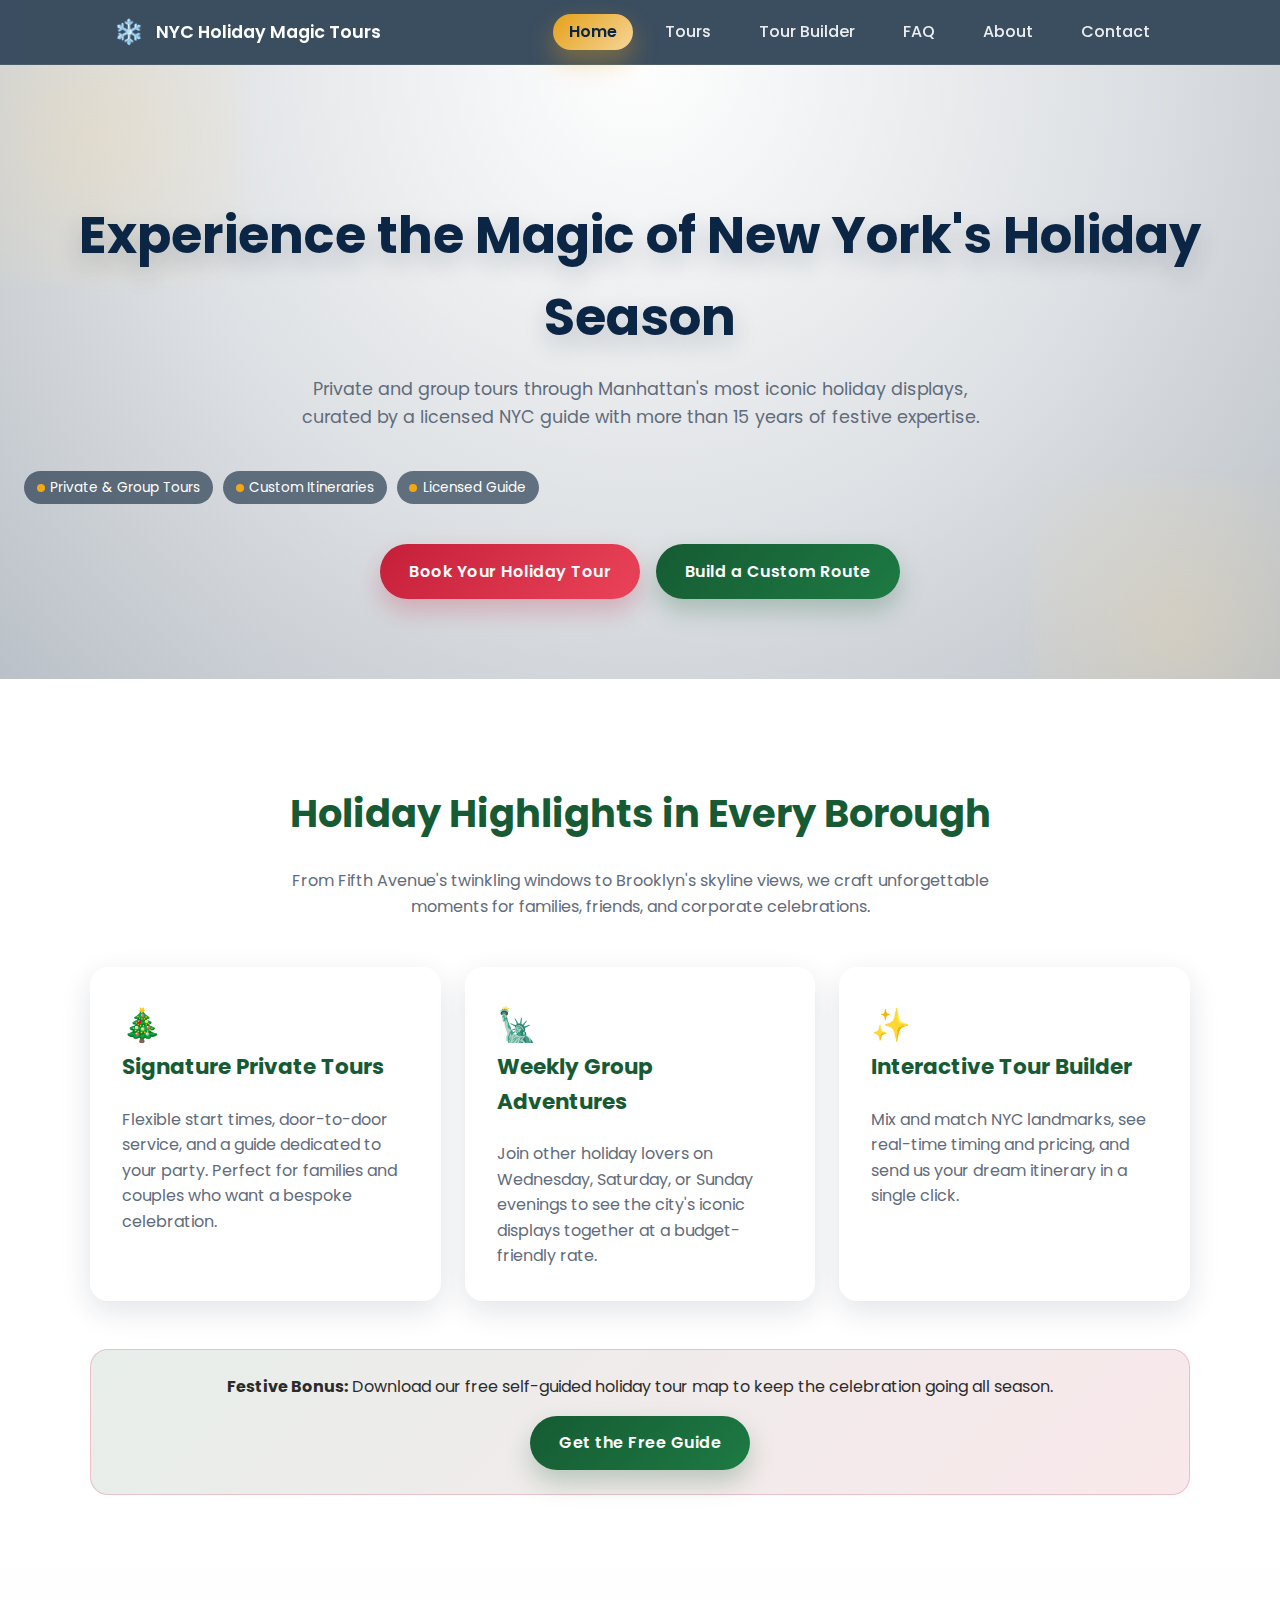
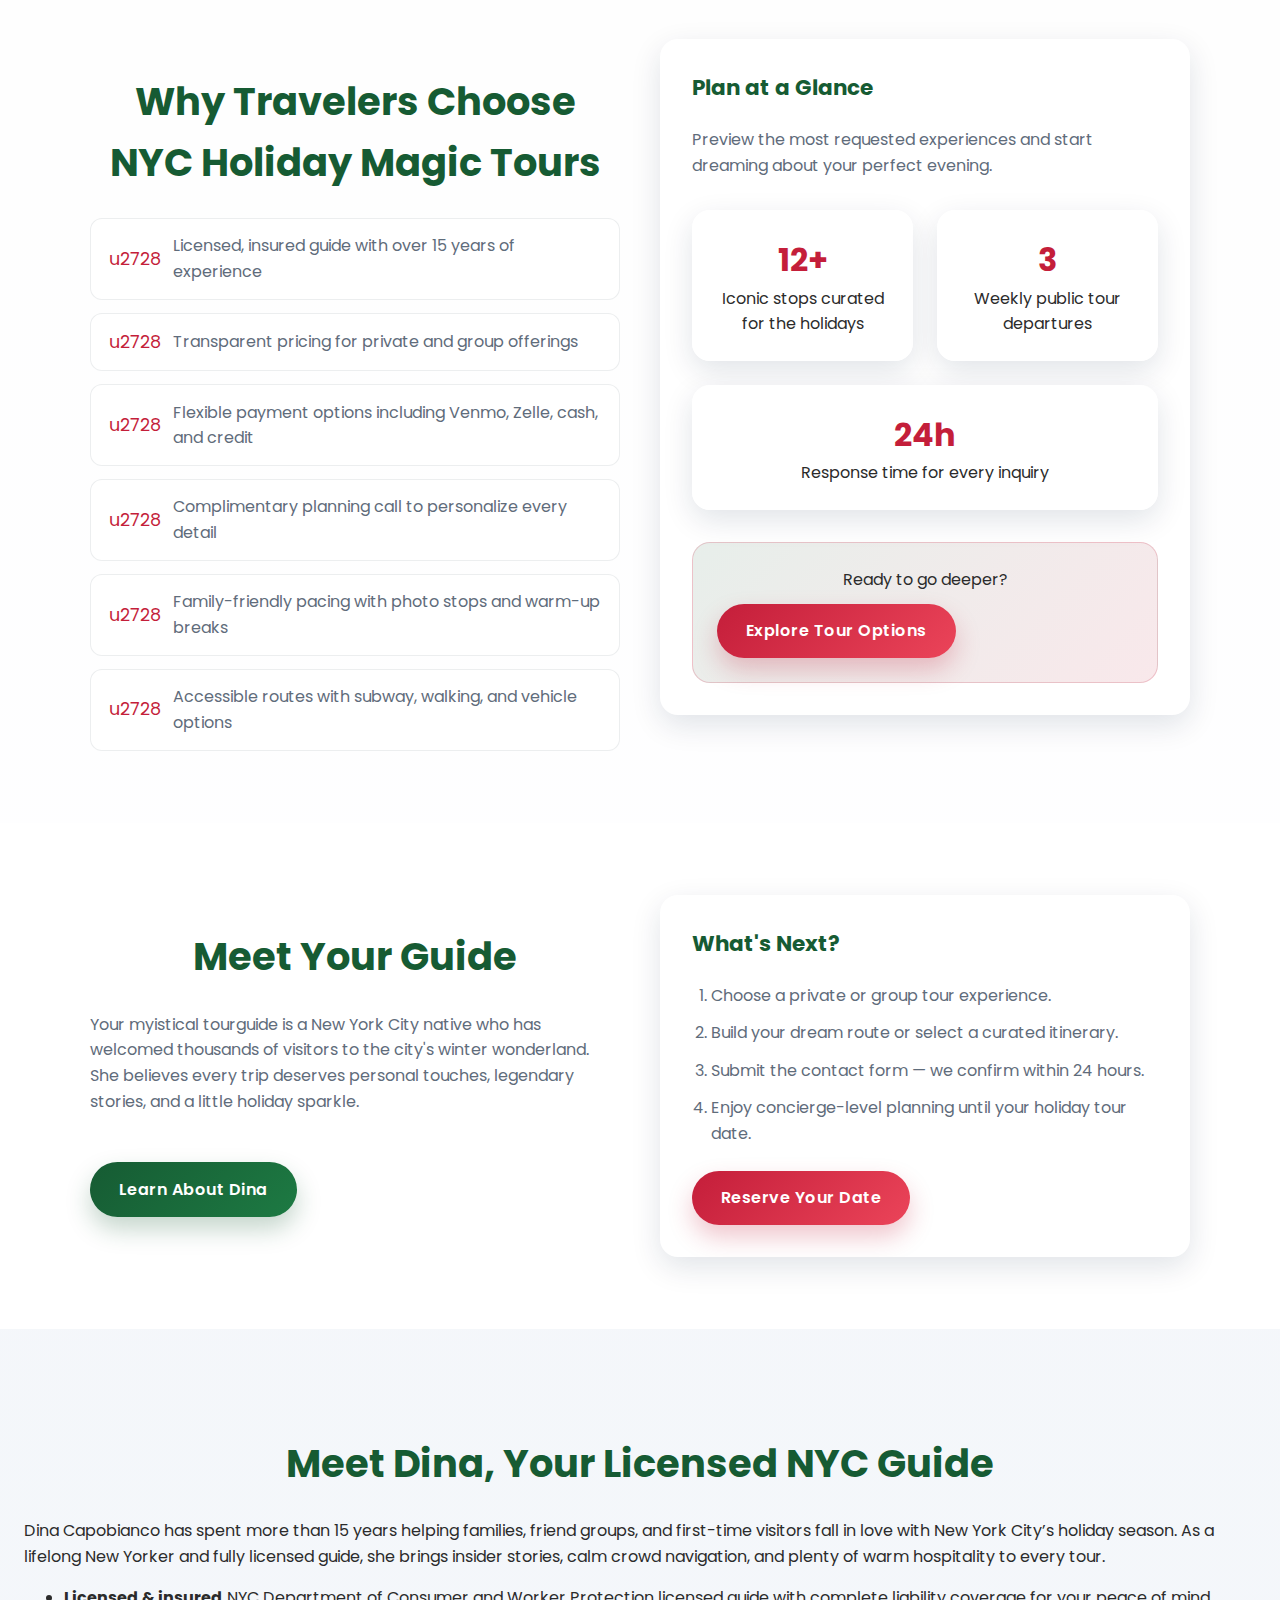
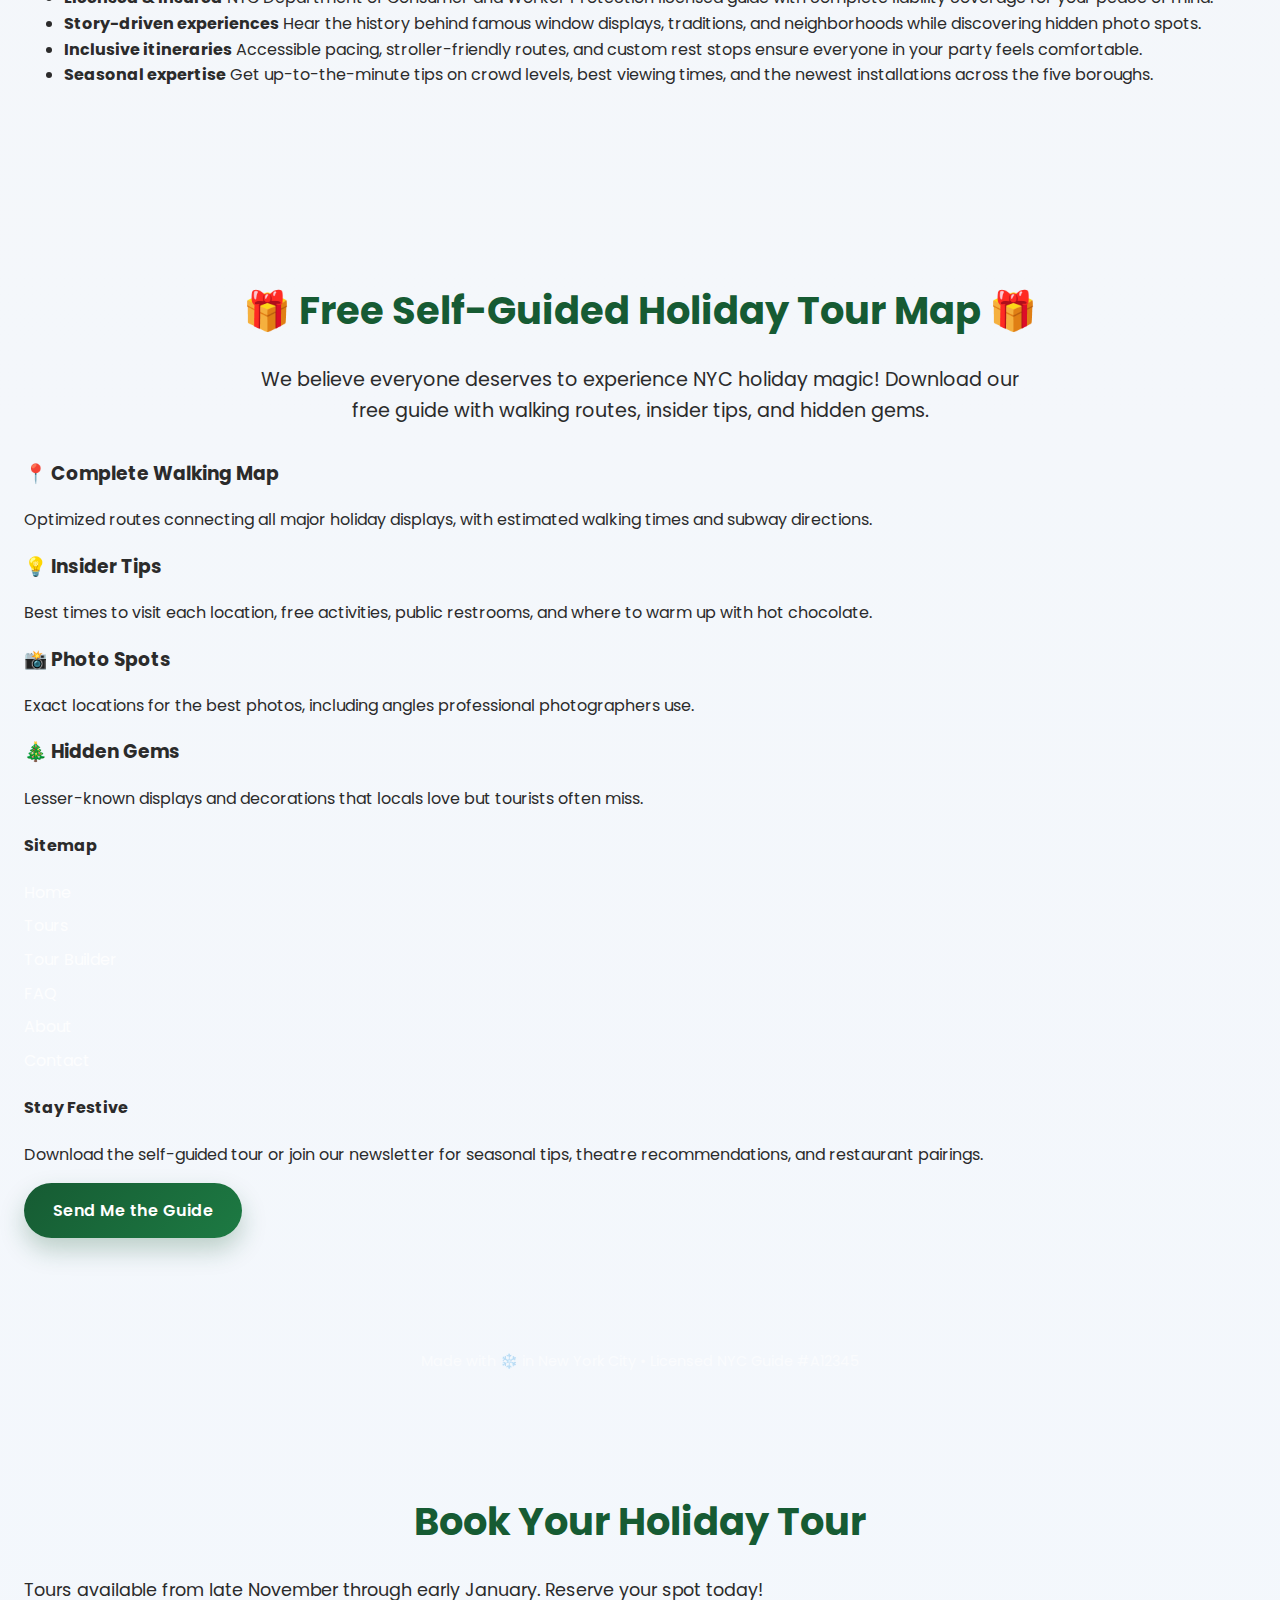
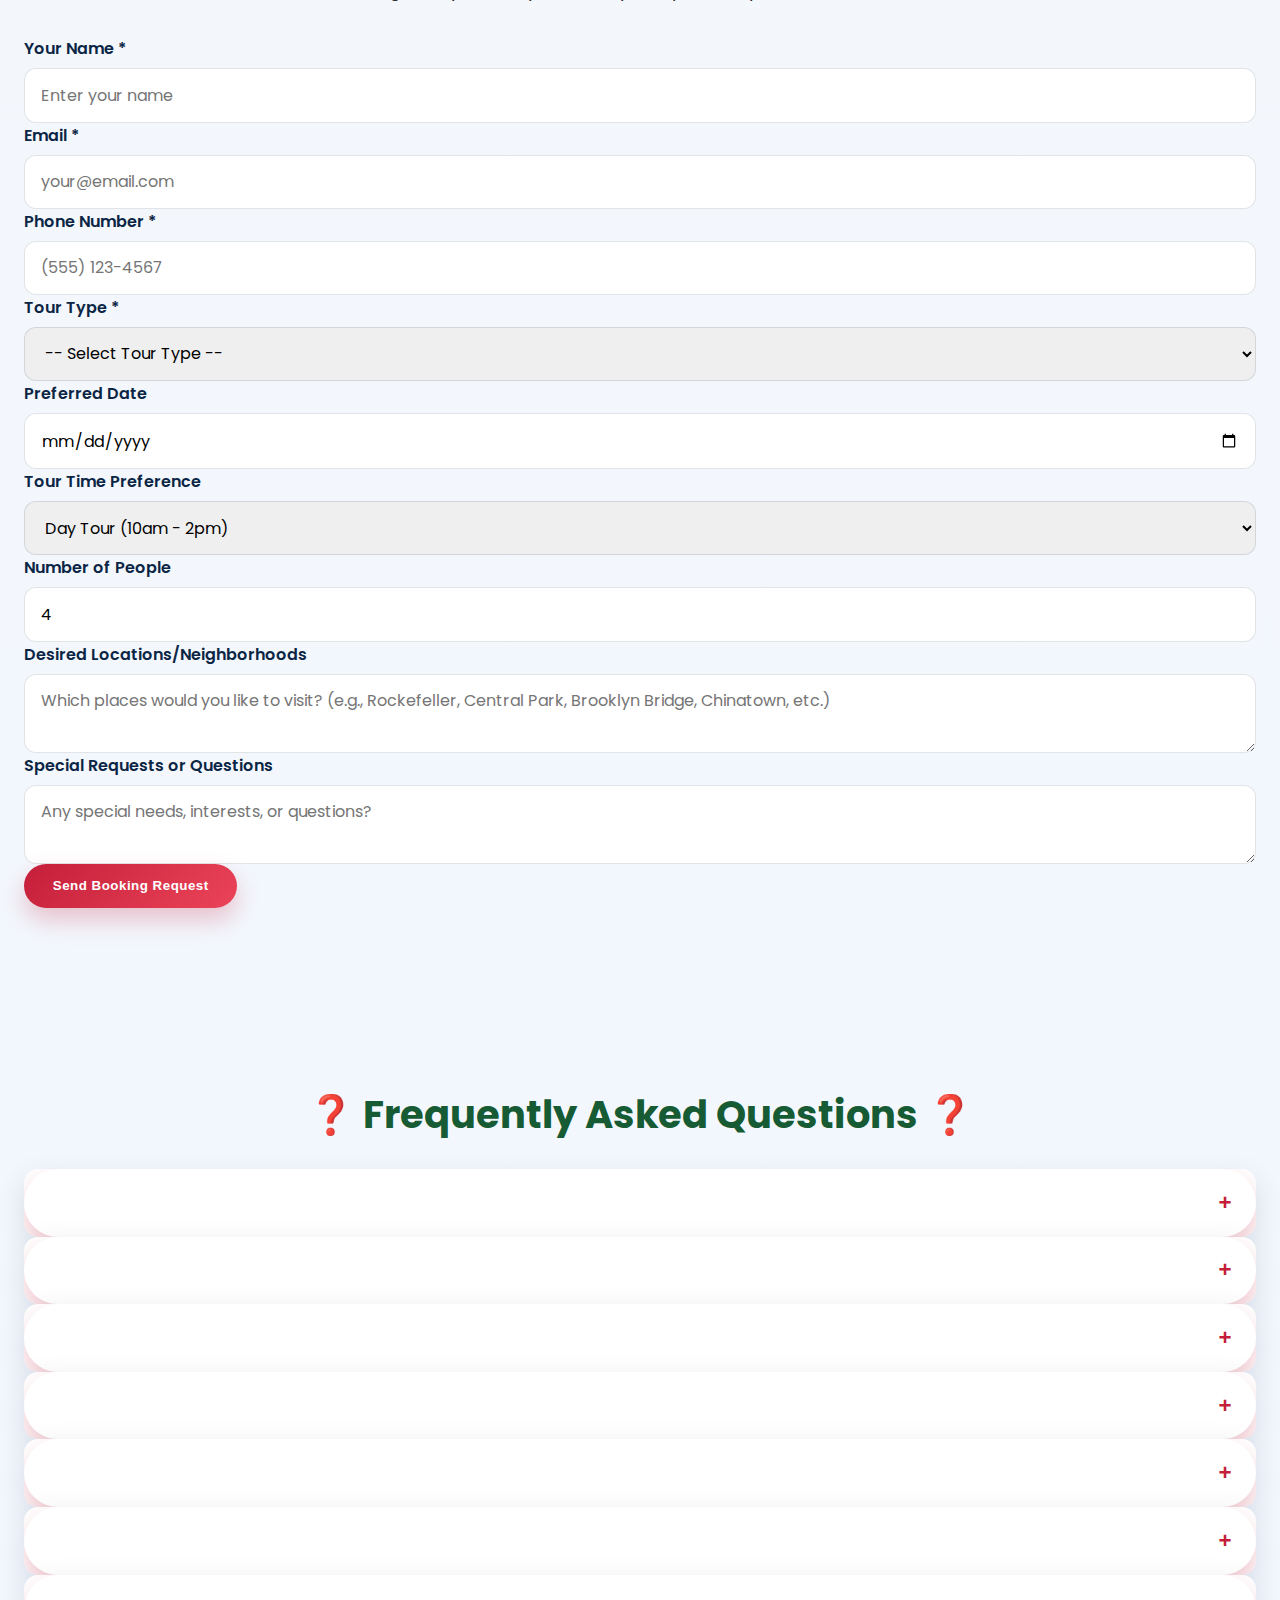
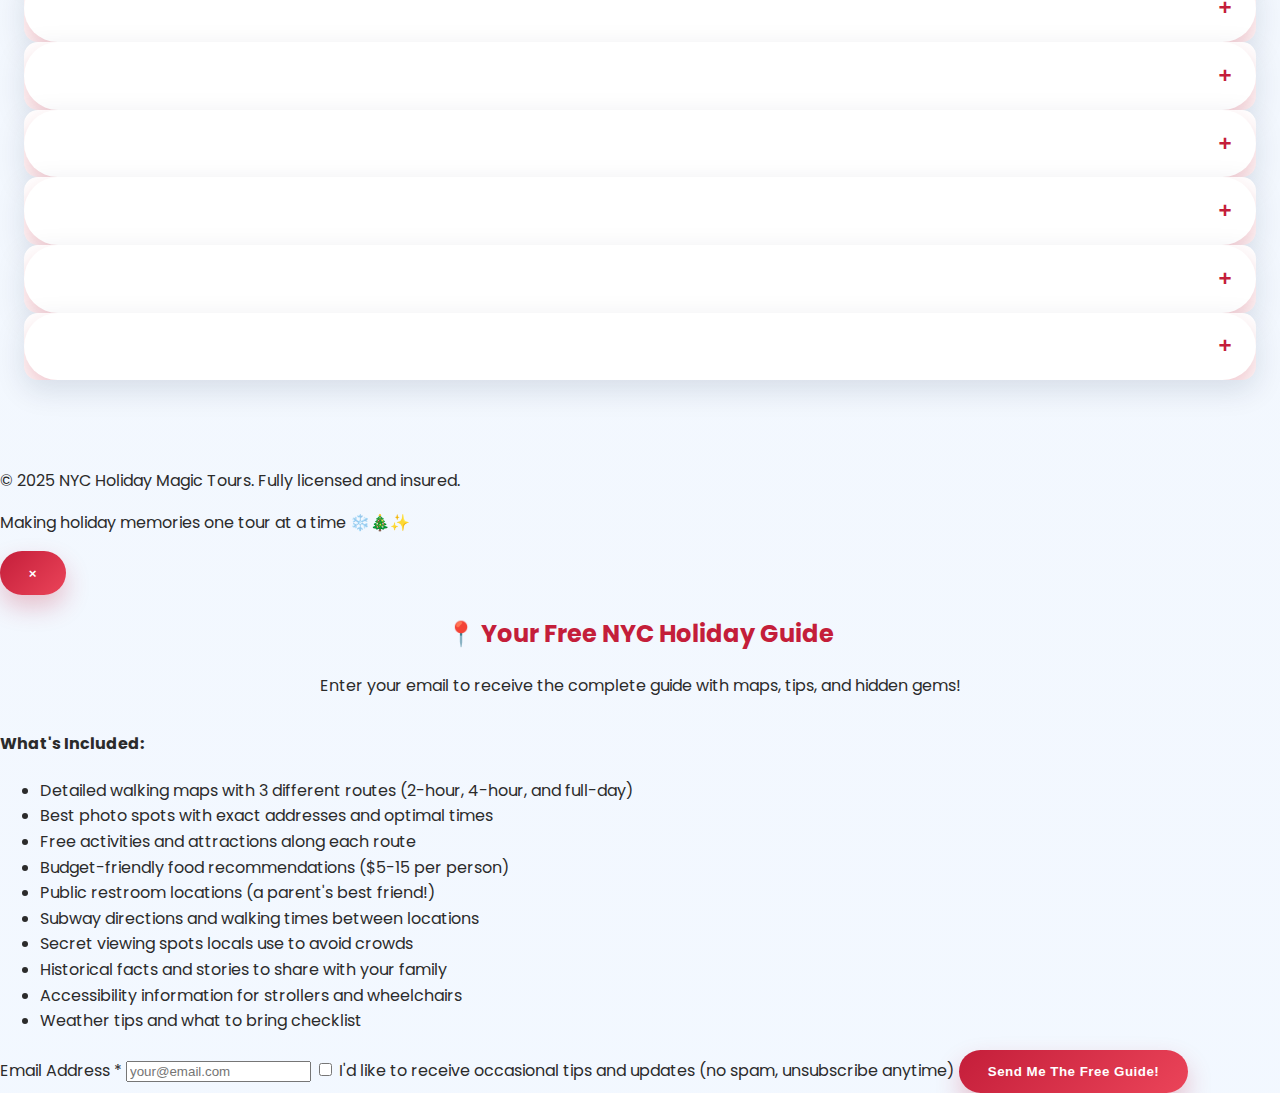
<file: index.html>
<!DOCTYPE html>
<html lang="en">
<head>
    <meta charset="UTF-8" />
    <meta name="viewport" content="width=device-width, initial-scale=1.0" />
    <title>NYC Holiday Magic Tours</title>
    <link rel="preconnect" href="https://fonts.googleapis.com" />
    <link rel="preconnect" href="https://fonts.gstatic.com" crossorigin />
    <link href="https://fonts.googleapis.com/css2?family=Poppins:wght@400;500;600;700&display=swap" rel="stylesheet" />
    <link rel="stylesheet" href="assets/css/main.css" />
    <script src="assets/js/site.js" defer></script>
</head>
<body>
    <header class="site-header">
        <div class="header-content">
            <a class="branding" href="index.html">
                <span class="snowflake" aria-hidden="true">❄️</span>
                <span>NYC Holiday Magic Tours</span>
            </a>
            <nav aria-label="Primary">
                <ul class="nav-links">
                    <li><a href="index.html">Home</a></li>
                    <li><a href="tours.html">Tours</a></li>
                    <li><a href="tour-builder.html">Tour Builder</a></li>
                    <li><a href="faq.html">FAQ</a></li>
                    <li><a href="about.html">About</a></li>
                    <li><a href="contact.html">Contact</a></li>
                </ul>
            </nav>
        </div>
    </header>

    <main>
        <section class="hero">
            <h1>Experience the Magic of New York&apos;s Holiday Season</h1>
            <p>Private and group tours through Manhattan&apos;s most iconic holiday displays, curated by a licensed NYC guide with more than 15 years of festive expertise.</p>
            <div class="badge-row" role="list">
                <span class="badge" role="listitem"><span class="dot" aria-hidden="true"></span> Private &amp; Group Tours</span>
                <span class="badge" role="listitem"><span class="dot" aria-hidden="true"></span> Custom Itineraries</span>
                <span class="badge" role="listitem"><span class="dot" aria-hidden="true"></span> Licensed Guide</span>
            </div>
            <div class="hero-actions">
                <a class="button" href="contact.html">Book Your Holiday Tour</a>
                <a class="button secondary" href="tour-builder.html">Build a Custom Route</a>
            </div>
        </section>

        <section class="section light">
            <div class="container">
                <h2>Holiday Highlights in Every Borough</h2>
                <p class="section-intro">From Fifth Avenue&apos;s twinkling windows to Brooklyn&apos;s skyline views, we craft unforgettable moments for families, friends, and corporate celebrations.</p>
                <div class="grid three">
                    <article class="card">
                        <span class="card-icon" aria-hidden="true">🎄</span>
                        <h3>Signature Private Tours</h3>
                        <p>Flexible start times, door-to-door service, and a guide dedicated to your party. Perfect for families and couples who want a bespoke celebration.</p>
                    </article>
                    <article class="card">
                        <span class="card-icon" aria-hidden="true">🗽</span>
                        <h3>Weekly Group Adventures</h3>
                        <p>Join other holiday lovers on Wednesday, Saturday, or Sunday evenings to see the city&apos;s iconic displays together at a budget-friendly rate.</p>
                    </article>
                    <article class="card">
                        <span class="card-icon" aria-hidden="true">✨</span>
                        <h3>Interactive Tour Builder</h3>
                        <p>Mix and match NYC landmarks, see real-time timing and pricing, and send us your dream itinerary in a single click.</p>
                    </article>
                </div>
                <div class="highlight-banner">
                    <strong>Festive Bonus:</strong> Download our free self-guided holiday tour map to keep the celebration going all season.
                    <div class="button-group">
                        <a class="button secondary" href="#guideModal" data-open-guide-modal>Get the Free Guide</a>
                    </div>
                </div>
            </div>
        </section>

        <section class="section alt">
            <div class="container two-column">
                <div>
                    <h2>Why Travelers Choose NYC Holiday Magic Tours</h2>
                    <ul class="feature-list" aria-label="Features">
                        <li>Licensed, insured guide with over 15 years of experience</li>
                        <li>Transparent pricing for private and group offerings</li>
                        <li>Flexible payment options including Venmo, Zelle, cash, and credit</li>
                        <li>Complimentary planning call to personalize every detail</li>
                        <li>Family-friendly pacing with photo stops and warm-up breaks</li>
                        <li>Accessible routes with subway, walking, and vehicle options</li>
                    </ul>
                </div>
                <div>
                    <div class="card">
                        <h3>Plan at a Glance</h3>
                        <p>Preview the most requested experiences and start dreaming about your perfect evening.</p>
                        <div class="stats" role="list">
                            <div class="stat" role="listitem">
                                <span>12+</span>
                                Iconic stops curated for the holidays
                            </div>
                            <div class="stat" role="listitem">
                                <span>3</span>
                                Weekly public tour departures
                            </div>
                            <div class="stat" role="listitem">
                                <span>24h</span>
                                Response time for every inquiry
                            </div>
                        </div>
                        <div class="highlight-banner mt-2">
                            Ready to go deeper?
                            <div class="button-group mt-0-75 justify-start">
                                <a class="button" href="tours.html">Explore Tour Options</a>
                            </div>
                        </div>
                    </div>
                </div>
            </div>
        </section>

        <section class="section light">
            <div class="container two-column">
                <div>
                    <h2>Meet Your Guide</h2>
                    <p class="section-intro text-left">Your myistical tourguide is a New York City native who has welcomed thousands of visitors to the city&apos;s winter wonderland. She believes every trip deserves personal touches, legendary stories, and a little holiday sparkle.</p>
                    <a class="button secondary" href="about.html">Learn About Dina</a>
                </div>
                <div class="card">
                    <h3>What&apos;s Next?</h3>
                    <ol class="feature-steps">
                        <li>Choose a private or group tour experience.</li>
                        <li>Build your dream route or select a curated itinerary.</li>
                        <li>Submit the contact form &mdash; we confirm within 24 hours.</li>
                        <li>Enjoy concierge-level planning until your holiday tour date.</li>
                    </ol>
                    <div class="mt-1-5">
                        <a class="button" href="contact.html">Reserve Your Date</a>
                    </div>
                </div>
            </div>
        </section>
    </main>

    <section class="about-section" id="about" aria-labelledby="about-heading">
        <div class="section">
            <h2 id="about-heading">Meet Dina, Your Licensed NYC Guide</h2>
            <div class="about-content">
                <p class="about-intro">
                    Dina Capobianco has spent more than 15 years helping families, friend groups, and first-time visitors fall in love with New York City’s holiday season. As a lifelong New Yorker and fully licensed guide, she brings insider stories, calm crowd navigation, and plenty of warm hospitality to every tour.
                </p>
                <ul class="about-highlights">
                    <li>
                        <strong>Licensed &amp; insured</strong>
                        NYC Department of Consumer and Worker Protection licensed guide with complete liability coverage for your peace of mind.
                    </li>
                    <li>
                        <strong>Story-driven experiences</strong>
                        Hear the history behind famous window displays, traditions, and neighborhoods while discovering hidden photo spots.
                    </li>
                    <li>
                        <strong>Inclusive itineraries</strong>
                        Accessible pacing, stroller-friendly routes, and custom rest stops ensure everyone in your party feels comfortable.
                    </li>
                    <li>
                        <strong>Seasonal expertise</strong>
                        Get up-to-the-minute tips on crowd levels, best viewing times, and the newest installations across the five boroughs.
                    </li>
                </ul>
            </div>
        </div>
    </section>

    <section class="free-guide-section">
        <div class="section">
            <h2>🎁 Free Self-Guided Holiday Tour Map 🎁</h2>
            <p style="text-align: center; font-size: 1.2rem; margin-bottom: 2rem; max-width: 800px; margin-left: auto; margin-right: auto;">
                We believe everyone deserves to experience NYC holiday magic! Download our free guide with walking routes, insider tips, and hidden gems.
            </p>
            <div class="guide-cards">
                <div class="guide-card">
                    <h3>📍 Complete Walking Map</h3>
                    <p>Optimized routes connecting all major holiday displays, with estimated walking times and subway directions.</p>
                </div>
                <div class="guide-card">
                    <h3>💡 Insider Tips</h3>
                    <p>Best times to visit each location, free activities, public restrooms, and where to warm up with hot chocolate.</p>
                </div>
                <div class="guide-card">
                    <h3>📸 Photo Spots</h3>
                    <p>Exact locations for the best photos, including angles professional photographers use.</p>
                </div>
                <div class="guide-card">
                    <h3>🎄 Hidden Gems</h3>
                    <p>Lesser-known displays and decorations that locals love but tourists often miss.</p>
                </div>
            </div>
            <div>
                <h4>Sitemap</h4>
                <ul class="footer-sitemap" aria-label="Sitemap">
                    <li><a href="index.html">Home</a></li>
                    <li><a href="tours.html">Tours</a></li>
                    <li><a href="tour-builder.html">Tour Builder</a></li>
                    <li><a href="faq.html">FAQ</a></li>
                    <li><a href="about.html">About</a></li>
                    <li><a href="contact.html">Contact</a></li>
                </ul>
            </div>
            <div>
                <h4>Stay Festive</h4>
                <p>Download the self-guided tour or join our newsletter for seasonal tips, theatre recommendations, and restaurant pairings.</p>
                <div class="button-group justify-start">
                    <a class="button secondary" href="#guideModal" data-open-guide-modal>Send Me the Guide</a>
                </div>
            </div>
        </div>
        <p class="footer-note">Made with ❄️ in New York City &bull; Licensed NYC Guide #A12345</p>
    </footer>

    <div class="site-modal" id="guideModal" role="dialog" aria-modal="true" aria-labelledby="guideModalTitle">
        <div class="modal-content">
            <button class="modal-close" type="button" aria-label="Close" data-close-modal>&times;</button>
            <h3 id="guideModalTitle">Free Self-Guided Holiday Tour</h3>
            <p>Share your email and we&apos;ll send you our favorite DIY route featuring Fifth Avenue windows, Rockefeller Center, and sweet treat stops.</p>
            <form>
                <div class="form-group">
                    <label for="guideName">Name</label>
                    <input id="guideName" name="guideName" type="text" placeholder="Your name" />
                </div>
                <div class="form-group mt-1">
                    <label for="guideEmail">Email</label>
                    <input id="guideEmail" name="guideEmail" type="email" placeholder="you@example.com" required />
                </div>
                <div class="mt-1-5">
                    <button type="submit" class="button">Send the Guide</button>
                </div>
            </form>
        </div>
    </div>
    </section>

    <section class="contact-section section" id="contact" aria-labelledby="contact-heading">
        <h2 id="contact-heading">Book Your Holiday Tour</h2>
        <p style="margin-bottom: 2rem; font-size: 1.1rem;">Tours available from late November through early January. Reserve your spot today!</p>
        <form class="contact-form" onsubmit="handleSubmit(event)" aria-labelledby="contact-heading">
            <div class="form-group">
                <label for="customerName">Your Name *</label>
                <input type="text" id="customerName" name="customerName" required placeholder="Enter your name" autocomplete="name">
            </div>
            <div class="form-group">
                <label for="customerEmail">Email *</label>
                <input type="email" id="customerEmail" name="customerEmail" required placeholder="your@email.com" autocomplete="email">
            </div>
            <div class="form-group">
                <label for="customerPhone">Phone Number *</label>
                <input type="tel" id="customerPhone" name="customerPhone" required placeholder="(555) 123-4567" autocomplete="tel" inputmode="tel">
            </div>
            <div class="form-group">
                <label for="tourType">Tour Type *</label>
                <select id="tourType" name="tourType" required>
                    <option value="">-- Select Tour Type --</option>
                    <option value="private">Private Tour ($60-75/hour)</option>
                    <option value="group">Public Group Tour ($10/hour per person)</option>
                </select>
            </div>
            <div class="form-group">
                <label for="preferredDate">Preferred Date</label>
                <input type="date" id="preferredDate" name="preferredDate">
            </div>
            <div class="form-group">
                <label for="tourTime">Tour Time Preference</label>
                <select id="tourTime" name="tourTime">
                    <option>Day Tour (10am - 2pm)</option>
                    <option>Afternoon Tour (2pm - 6pm)</option>
                    <option>Evening Tour (6pm - 9pm)</option>
                </select>
            </div>
            <div class="form-group">
                <label for="numPeople">Number of People</label>
                <input type="number" id="numPeople" name="numPeople" min="1" max="15" value="4" placeholder="Number of guests" inputmode="numeric">
            </div>
            <div class="form-group">
                <label for="desiredLocations">Desired Locations/Neighborhoods</label>
                <textarea id="desiredLocations" name="desiredLocations" placeholder="Which places would you like to visit? (e.g., Rockefeller, Central Park, Brooklyn Bridge, Chinatown, etc.)"></textarea>
            </div>
            <div class="form-group">
                <label for="specialRequests">Special Requests or Questions</label>
                <textarea id="specialRequests" name="specialRequests" placeholder="Any special needs, interests, or questions?"></textarea>
            </div>
            <button type="submit" class="cta-button">Send Booking Request</button>
        </form>
    </section>

    <section class="faq-section">
        <div class="section">
            <h2>❓ Frequently Asked Questions ❓</h2>
            
            <div class="faq-container" role="list">
                <div class="faq-item" role="listitem">
                    <button class="faq-question" type="button" aria-expanded="false" aria-controls="faq-answer-1">
                        <span class="question-text">What if it rains or snows?</span>
                        <span class="faq-icon" aria-hidden="true">+</span>
                    </button>
                    <div class="faq-answer" id="faq-answer-1" hidden>
                        <p>Our tours run rain or shine! We'll provide tips for staying comfortable in any weather. If there's severe weather (heavy storms, blizzards), we'll work with you to reschedule at no extra charge. Much of our tour includes indoor locations and covered areas.</p>
                    </div>
                </div>

                <div class="faq-item" role="listitem">
                    <button class="faq-question" type="button" aria-expanded="false" aria-controls="faq-answer-2">
                        <span class="question-text">Are the tours suitable for young children?</span>
                        <span class="faq-icon" aria-hidden="true">+</span>
                    </button>
                    <div class="faq-answer" id="faq-answer-2" hidden>
                        <p>Absolutely! Our private tours are very family-friendly and can be customized for children of all ages. We include plenty of breaks, adjust the pace to your family's needs, and know all the best spots for snacks and restrooms. Strollers are welcome!</p>
                    </div>
                </div>

                <div class="faq-item" role="listitem">
                    <button class="faq-question" type="button" aria-expanded="false" aria-controls="faq-answer-3">
                        <span class="question-text">How much walking is involved?</span>
                        <span class="faq-icon" aria-hidden="true">+</span>
                    </button>
                    <div class="faq-answer" id="faq-answer-3" hidden>
                        <p>The Saturday Grand Tour involves about 2-3 miles of walking over 4.5 hours at a relaxed pace with breaks. Private tours can be adjusted to your comfort level, and we can incorporate subway rides or taxis to reduce walking. Comfortable shoes are highly recommended!</p>
                    </div>
                </div>

                <div class="faq-item" role="listitem">
                    <button class="faq-question" type="button" aria-expanded="false" aria-controls="faq-answer-4">
                        <span class="question-text">What's your cancellation policy?</span>
                        <span class="faq-icon" aria-hidden="true">+</span>
                    </button>
                    <div class="faq-answer" id="faq-answer-4" hidden>
                        <p><strong>Private Tours:</strong> Free cancellation up to 48 hours before your tour. Within 48 hours we offer a 50% refund, and same-day cancellations are non-refundable unless due to emergency.</p>
                        <p><strong>Group Tours:</strong> Full refund if cancelled 7+ days before. 50% refund if cancelled 3-6 days before. No refunds within 48 hours of the tour date.</p>
                    </div>
                </div>

                <div class="faq-item" role="listitem">
                    <button class="faq-question" type="button" aria-expanded="false" aria-controls="faq-answer-5">
                        <span class="question-text">Do we need to pay for your transportation?</span>
                        <span class="faq-icon" aria-hidden="true">+</span>
                    </button>
                    <div class="faq-answer" id="faq-answer-5" hidden>
                        <p>Guide transportation is included in your tour price. If your tour involves subway travel for the group, guests pay their own fares ($2.90 per ride). We recommend unlimited MetroCards if you plan multiple trips.</p>
                    </div>
                </div>

                <div class="faq-item" role="listitem">
                    <button class="faq-question" type="button" aria-expanded="false" aria-controls="faq-answer-6">
                        <span class="question-text">What about meals during the tour?</span>
                        <span class="faq-icon" aria-hidden="true">+</span>
                    </button>
                    <div class="faq-answer" id="faq-answer-6" hidden>
                        <p>Tours under four hours typically do not require a meal break. For private tours lasting four hours or more, we ask that you provide lunch for your guide (or invite them to join you). We're happy to recommend delicious options along the route.</p>
                    </div>
                </div>

                <div class="faq-item" role="listitem">
                    <button class="faq-question" type="button" aria-expanded="false" aria-controls="faq-answer-7">
                        <span class="question-text">Can we customize a private tour?</span>
                        <span class="faq-icon" aria-hidden="true">+</span>
                    </button>
                    <div class="faq-answer" id="faq-answer-7" hidden>
                        <p>Yes! Want to focus on photography, avoid crowds, or add a neighborhood not listed? We'll work with you to create a custom NYC holiday experience. Share your wish list in the booking form and we'll build the perfect itinerary.</p>
                    </div>
                </div>

                <div class="faq-item" role="listitem">
                    <button class="faq-question" type="button" aria-expanded="false" aria-controls="faq-answer-8">
                        <span class="question-text">Is gratuity expected?</span>
                        <span class="faq-icon" aria-hidden="true">+</span>
                    </button>
                    <div class="faq-answer" id="faq-answer-8" hidden>
                        <p>Gratuity is never required but is always appreciated for exceptional service. Standard gratuities range from 15-20% if you feel your guide went above and beyond.</p>
                    </div>
                </div>

                <div class="faq-item" role="listitem">
                    <button class="faq-question" type="button" aria-expanded="false" aria-controls="faq-answer-9">
                        <span class="question-text">What happens if the group tour doesn't meet the minimum?</span>
                        <span class="faq-icon" aria-hidden="true">+</span>
                    </button>
                    <div class="faq-answer" id="faq-answer-9" hidden>
                        <p>We need at least ten guests for group tours to run. We'll notify you 48 hours in advance if we haven't met the minimum. You'll receive a full refund, or we can move your booking to another date or offer a discounted private tour.</p>
                    </div>
                </div>

                <div class="faq-item" role="listitem">
                    <button class="faq-question" type="button" aria-expanded="false" aria-controls="faq-answer-10">
                        <span class="question-text">Are you really licensed?</span>
                        <span class="faq-icon" aria-hidden="true">+</span>
                    </button>
                    <div class="faq-answer" id="faq-answer-10" hidden>
                        <p>Yes! We are fully licensed and insured NYC tour guides. You receive authentic, accurate storytelling from experienced local professionals.</p>
                    </div>
                </div>

                <div class="faq-item" role="listitem">
                    <button class="faq-question" type="button" aria-expanded="false" aria-controls="faq-answer-11">
                        <span class="question-text">What should we bring?</span>
                        <span class="faq-icon" aria-hidden="true">+</span>
                    </button>
                    <div class="faq-answer" id="faq-answer-11" hidden>
                        <ul>
                            <li><strong>Essentials:</strong> Comfortable walking shoes, layers for the weather, phone or camera, and water.</li>
                            <li><strong>Recommended:</strong> Hand warmers, portable charger, snacks, small backpack, and an umbrella.</li>
                            <li><strong>Winter extras:</strong> Warm coat, gloves, hat, and scarf&mdash;NYC gets chilly!</li>
                        </ul>
                    </div>
                </div>

                <div class="faq-item" role="listitem">
                    <button class="faq-question" type="button" aria-expanded="false" aria-controls="faq-answer-12">
                        <span class="question-text">Can we book a tour in other seasons?</span>
                        <span class="faq-icon" aria-hidden="true">+</span>
                    </button>
                    <div class="faq-answer" id="faq-answer-12" hidden>
                        <p>We specialize in holiday tours from late November through early January, but we're exploring year-round offerings. Reach out with your travel dates and interests&mdash;we're happy to discuss a custom tour.</p>
                    </div>
                </div>
            </div>
        </div>
    </section>

    </main>

    <footer>
        <p>&copy; 2025 NYC Holiday Magic Tours. Fully licensed and insured.</p>
        <p style="margin-top: 1rem;">Making holiday memories one tour at a time ❄️🎄✨</p>
    </footer>

    <!-- Guide Download Modal -->
    <div class="modal" id="guideModal" role="dialog" aria-modal="true" aria-labelledby="guideModalTitle" aria-describedby="guideModalDescription" aria-hidden="true">
        <div class="modal-content">
            <button class="close-modal" type="button" aria-label="Close guide signup" onclick="closeGuideModal()">&times;</button>
            <h2 id="guideModalTitle" style="color: #c41e3a; text-align: center;">📍 Your Free NYC Holiday Guide</h2>
            <p id="guideModalDescription" style="text-align: center; margin-bottom: 2rem;">Enter your email to receive the complete guide with maps, tips, and hidden gems!</p>
            
            <div class="guide-preview">
                <h4>What's Included:</h4>
                <ul>
                    <li>Detailed walking maps with 3 different routes (2-hour, 4-hour, and full-day)</li>
                    <li>Best photo spots with exact addresses and optimal times</li>
                    <li>Free activities and attractions along each route</li>
                    <li>Budget-friendly food recommendations ($5-15 per person)</li>
                    <li>Public restroom locations (a parent's best friend!)</li>
                    <li>Subway directions and walking times between locations</li>
                    <li>Secret viewing spots locals use to avoid crowds</li>
                    <li>Historical facts and stories to share with your family</li>
                    <li>Accessibility information for strollers and wheelchairs</li>
                    <li>Weather tips and what to bring checklist</li>
                </ul>
            </div>

            <form onsubmit="handleGuideDownload(event)" class="modal-form">
                <label for="guideEmail" class="modal-label">Email Address *</label>
                <input type="email" id="guideEmail" name="guideEmail" placeholder="your@email.com" required autocomplete="email" class="modal-input">
                <label for="guideOptIn" class="modal-checkbox">
                    <input type="checkbox" id="guideOptIn" name="guideOptIn" required>
                    I'd like to receive occasional tips and updates (no spam, unsubscribe anytime)
                </label>
                <button type="submit" class="cta-button">Send Me The Free Guide!</button>
            </form>
        </div>
    </div>

    <script>
        const menuToggle = document.querySelector('.menu-toggle');
        const navLinks = document.querySelector('.nav-links');
        const primaryNavLinks = document.querySelectorAll('#primary-navigation a');

        if (menuToggle && navLinks) {
            menuToggle.addEventListener('click', () => {
                const isOpen = navLinks.classList.toggle('is-open');
                menuToggle.setAttribute('aria-expanded', String(isOpen));
            });

            const mq = window.matchMedia('(min-width: 769px)');
            const closeMenu = () => {
                navLinks.classList.remove('is-open');
                menuToggle.setAttribute('aria-expanded', 'false');
            };

            mq.addEventListener('change', (event) => {
                if (event.matches) {
                    closeMenu();
                }
            });

            primaryNavLinks.forEach(link => {
                link.addEventListener('click', () => {
                    if (navLinks.classList.contains('is-open')) {
                        closeMenu();
                    }
                });
            });

            document.addEventListener('keydown', (event) => {
                if (event.key === 'Escape' && navLinks.classList.contains('is-open')) {
                    closeMenu();
                    menuToggle.focus();
                }
            });
        }

        const faqQuestions = document.querySelectorAll('.faq-question');
        faqQuestions.forEach(question => {
            question.addEventListener('click', () => {
                const expanded = question.getAttribute('aria-expanded') === 'true';
                const answerId = question.getAttribute('aria-controls');
                const answer = document.getElementById(answerId);
                const faqItem = question.closest('.faq-item');
                question.setAttribute('aria-expanded', String(!expanded));
                if (faqItem) {
                    faqItem.classList.toggle('active', !expanded);
                }
                if (answer) {
                    if (expanded) {
                        answer.setAttribute('hidden', '');
                    } else {
                        answer.removeAttribute('hidden');
                    }
                }
                const icon = question.querySelector('.faq-icon');
                if (icon) {
                    icon.textContent = expanded ? '+' : '−';
                }
            });
        });

        const guideModal = document.getElementById('guideModal');
        const guideModalEmail = guideModal ? guideModal.querySelector('input[type="email"]') : null;
        let lastFocusedElement = null;

        let selectedLocations = [];
        const locationTimes = {
            'Lincoln Center': 35,
            'Rockefeller Center': 37.5,
            'Fifth Avenue': 37.5,
            'Bryant Park': 37.5,
            "Macy's Herald Square": 40,
            'Times Square': 25,
            'Grand Central': 35,
            'Brooklyn Bridge': 67.5,
            'Chinatown': 37.5,
            'Wall Street': 37.5,
            '9/11 Memorial': 37.5,
            'Statue of Liberty Views': 25
        };

        function updateTourEstimate() {
            const checkboxes = document.querySelectorAll('.location-checkbox input:checked');
            selectedLocations = Array.from(checkboxes).map(cb => cb.value);
            
            const selectedList = document.getElementById('selectedLocations');
            const estimateDetails = document.getElementById('estimateDetails');
            
            if (selectedLocations.length === 0) {
                selectedList.innerHTML = '<p style="color: #999; font-style: italic;">Select locations to see your custom tour details</p>';
                estimateDetails.style.display = 'none';
                return;
            }
            
            // Display selected locations
            selectedList.innerHTML = selectedLocations.map(loc => {
                const minutes = locationTimes[loc] ?? 30;
                return `<div class="selected-item">
                    <span>${loc}</span>
                    <span style="color: #999; font-size: 0.9rem;">${Math.round(minutes)} min</span>
                </div>`;
            }).join('');

            // Calculate total time
            let totalMinutes = selectedLocations.reduce((sum, loc) => sum + (locationTimes[loc] ?? 30), 0);
            // Add 15 minutes travel time between each location
            totalMinutes += (selectedLocations.length - 1) * 15;
            
            const hours = Math.ceil(totalMinutes / 60);
            const displayHours = totalMinutes < 60 ? 
                `${Math.round(totalMinutes)} minutes` : 
                `${Math.floor(totalMinutes / 60)}-${Math.ceil(totalMinutes / 60)} hours`;
            
            // Calculate cost
            const minCost = hours * 60;
            const maxCost = hours * 75;
            
            // Update display
            document.getElementById('estimatedTime').textContent = displayHours;
            document.getElementById('estimatedCost').textContent = `${minCost}-${maxCost}`;
            
            // Show/hide lunch note
            const lunchNote = document.getElementById('lunchNote');
            lunchNote.style.display = hours >= 4 ? 'block' : 'none';
            
            estimateDetails.style.display = 'block';
        }

        function proceedWithCustomTour() {
            if (selectedLocations.length === 0) {
                alert('Please select at least one location for your tour!');
                return;
            }
            
            // Pre-fill the contact form with selected locations
            document.getElementById('desiredLocations').value = selectedLocations.join(', ');
            document.getElementById('tourType').value = 'private';
            
            scrollToForm();
        }

        function scrollToCustomizer() {
            document.querySelector('.tour-customizer-section').scrollIntoView({ behavior: 'smooth', block: 'start' });
        }

        function scrollToForm() {
            document.querySelector('.contact-section').scrollIntoView({ behavior: 'smooth', block: 'start' });
        }

        function bookGroupTour(day) {
            const dayLabels = {
                saturday: 'Saturday evening',
                wednesday: 'Wednesday evening',
                sunday: 'Sunday afternoon'
            };

            const tourTypeField = document.getElementById('tourType');
            if (tourTypeField) {
                tourTypeField.value = 'group';
            }

            const desiredField = document.getElementById('desiredLocations');
            if (desiredField) {
                const label = dayLabels[day] || day;
                desiredField.value = `Interested in the ${label} group holiday tour.`;
            }

            scrollToForm();
        }

        function handleSubmit(e) {
            e.preventDefault();
            const tourType = document.getElementById('tourType').value;
            const numPeople = document.getElementById('numPeople').value;
            
            let message = 'Thank you for your booking request! ';
            
            if (tourType === 'group') {
                message += 'We will contact you within 24 hours with available group tour dates and confirm your spot.';
            } else {
                message += 'We will contact you within 24 hours to confirm your tour details, finalize your itinerary, and answer any questions.';
            }
            
            alert(message);
        }

        function showGuideModal() {
            if (!guideModal) {
                return;
            }
            lastFocusedElement = document.activeElement;
            guideModal.classList.add('active');
            guideModal.removeAttribute('aria-hidden');
            document.body.classList.add('modal-open');
            if (guideModalEmail) {
                guideModalEmail.focus();
            }
        }

        function closeGuideModal() {
            if (!guideModal) {
                return;
            }
            guideModal.classList.remove('active');
            guideModal.setAttribute('aria-hidden', 'true');
            document.body.classList.remove('modal-open');
            if (lastFocusedElement && document.body.contains(lastFocusedElement)) {
                lastFocusedElement.focus();
            }
        }

        function handleGuideDownload(e) {
            e.preventDefault();
            alert('Thank you! Check your email for your free NYC Holiday Tour Guide. Be sure to check your spam folder if you don\'t see it within a few minutes!');
            closeGuideModal();
        }

        // Close modal when clicking outside
        if (guideModal) {
            guideModal.addEventListener('click', function(e) {
                if (e.target === this) {
                    closeGuideModal();
                }
            });
        }

        document.addEventListener('keydown', (event) => {
            if (event.key === 'Escape' && guideModal && guideModal.classList.contains('active')) {
                closeGuideModal();
            }
        });

        // Smooth scrolling for navigation links
        document.querySelectorAll('a[href^="#"]').forEach(anchor => {
            if (anchor.classList.contains('skip-link')) {
                return;
            }

            anchor.addEventListener('click', (event) => {
                const targetSelector = anchor.getAttribute('href');
                if (!targetSelector || targetSelector === '#') {
                    return;
                }

                const target = document.querySelector(targetSelector);
                if (!target) {
                    return;
                }

                event.preventDefault();
                target.scrollIntoView({ behavior: 'smooth', block: 'start' });

                const hadTabIndex = target.hasAttribute('tabindex');
                if (!hadTabIndex) {
                    target.setAttribute('tabindex', '-1');
                    target.addEventListener('blur', () => target.removeAttribute('tabindex'), { once: true });
                }
                target.focus({ preventScroll: true });
            });
        });
    </script>
</body>
</html>
</file>
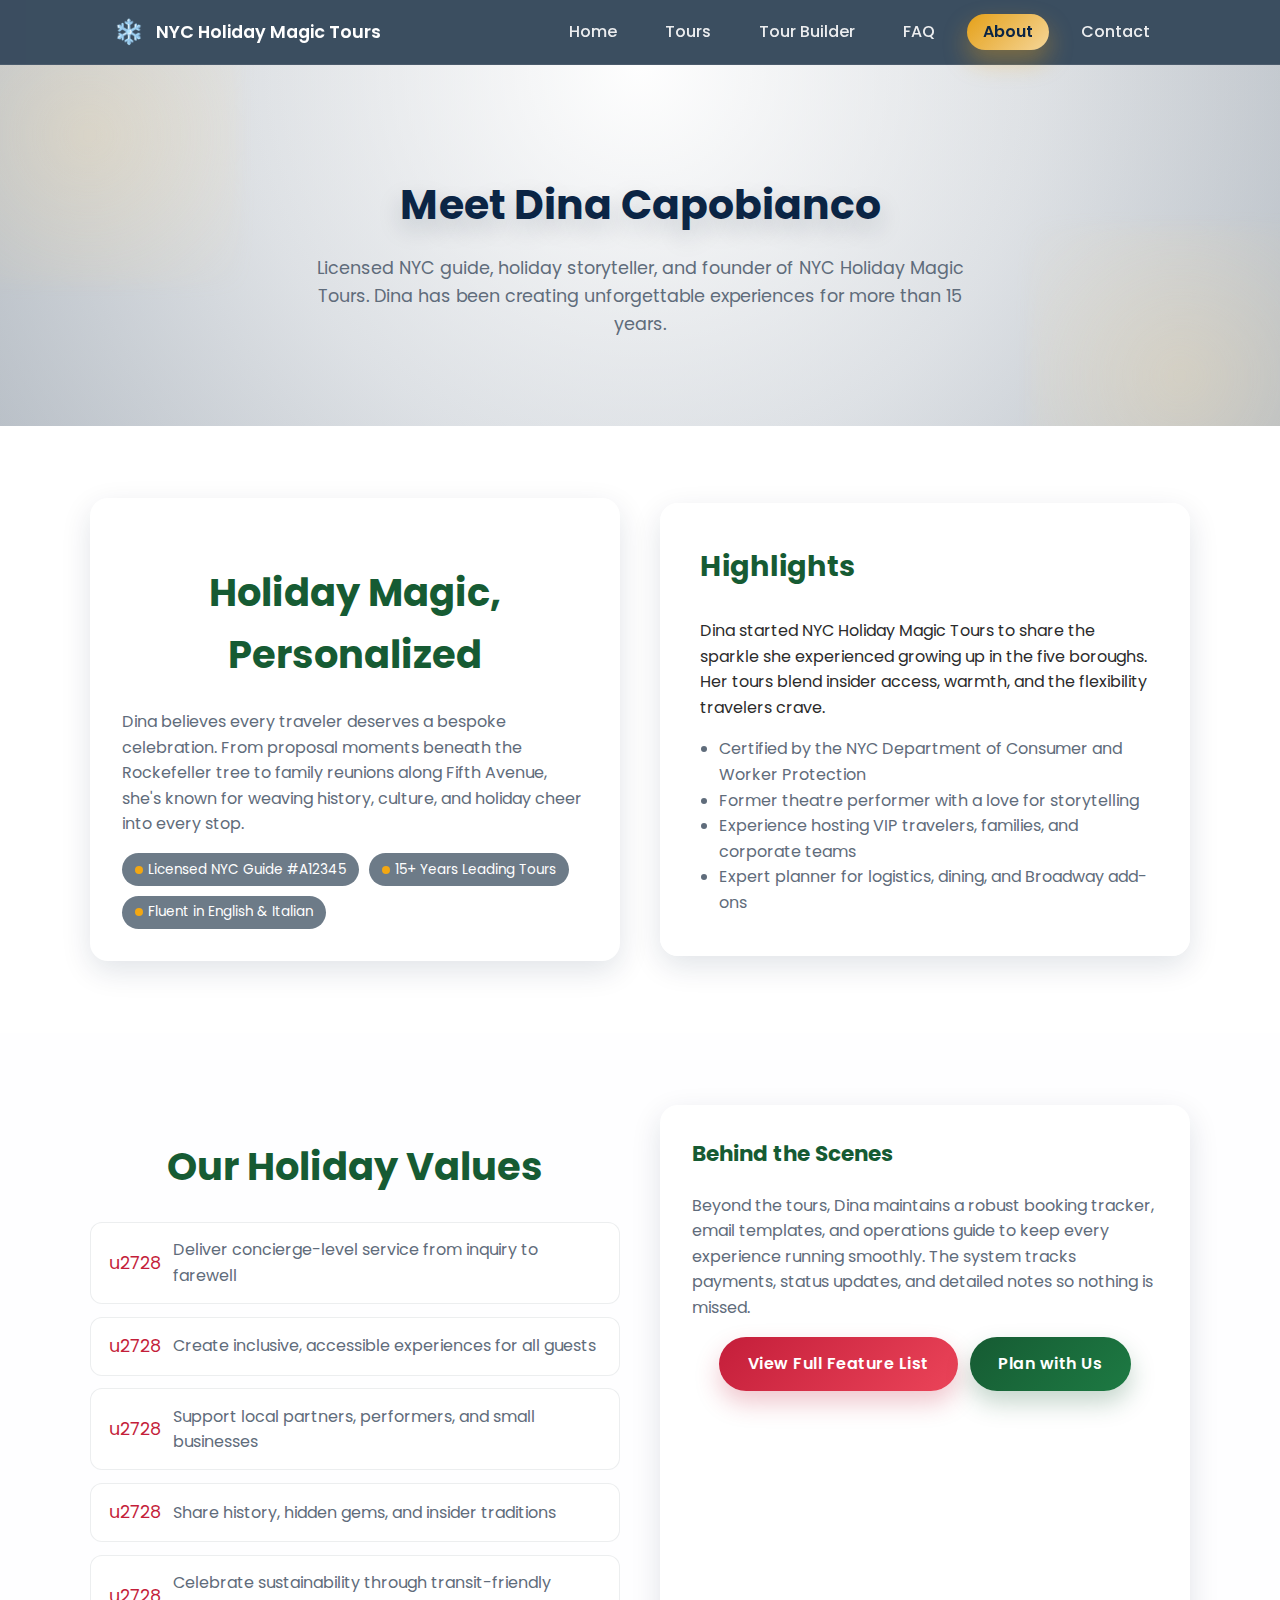
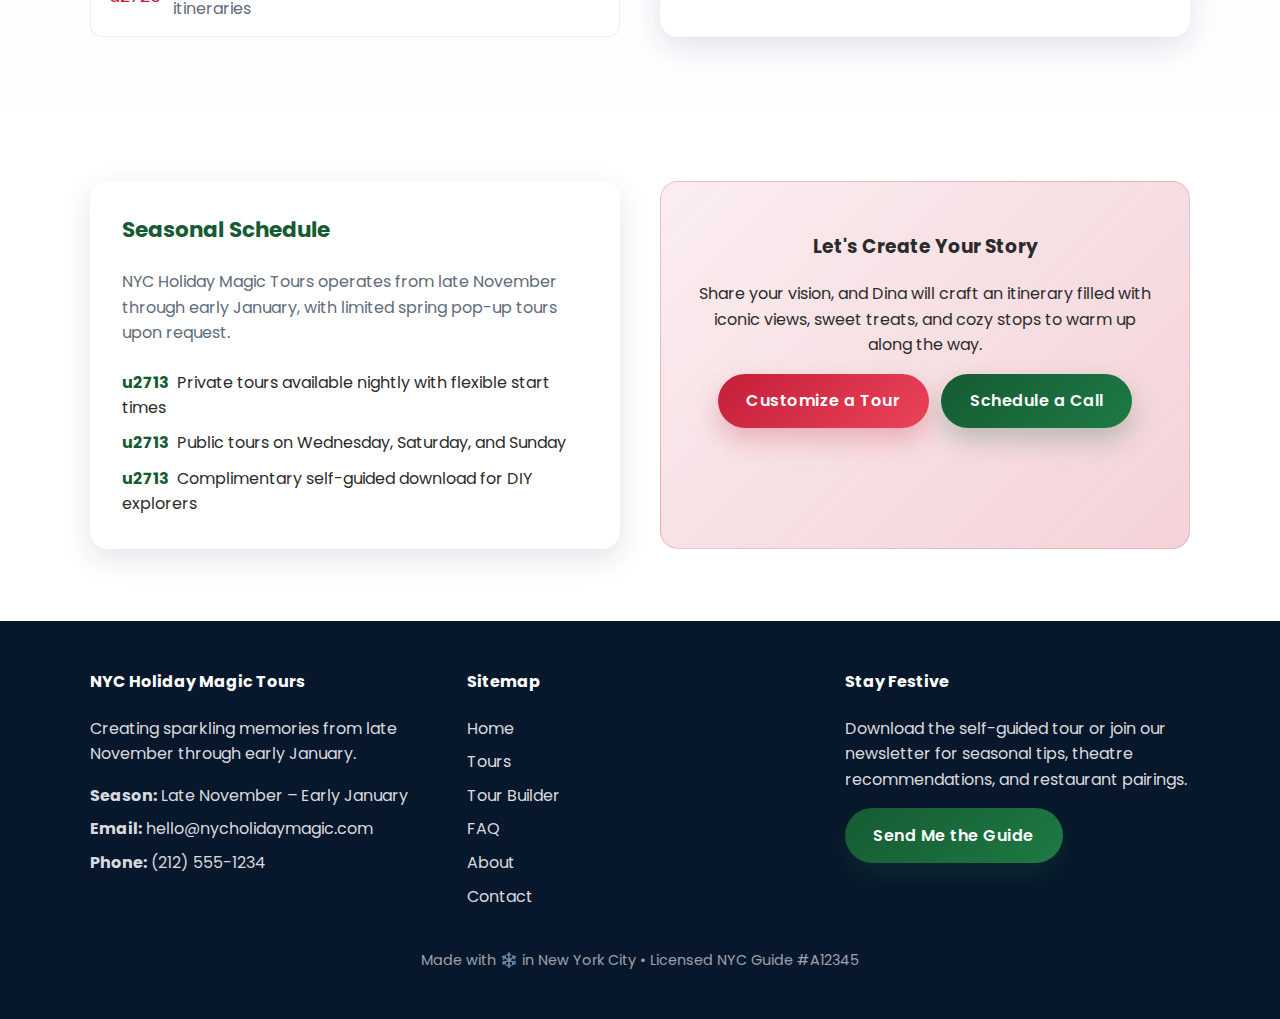
<file: about.html>
<!DOCTYPE html>
<html lang="en">
<head>
    <meta charset="UTF-8" />
    <meta name="viewport" content="width=device-width, initial-scale=1.0" />
    <title>About | NYC Holiday Magic Tours</title>
    <link rel="preconnect" href="https://fonts.googleapis.com" />
    <link rel="preconnect" href="https://fonts.gstatic.com" crossorigin />
    <link href="https://fonts.googleapis.com/css2?family=Poppins:wght@400;500;600;700&display=swap" rel="stylesheet" />
    <link rel="stylesheet" href="assets/css/main.css" />
    <script src="assets/js/site.js" defer></script>
</head>
<body>
    <header class="site-header">
        <div class="header-content">
            <a class="branding" href="index.html">
                <span class="snowflake" aria-hidden="true">❄️</span>
                <span>NYC Holiday Magic Tours</span>
            </a>
            <nav aria-label="Primary">
                <ul class="nav-links">
                    <li><a href="index.html">Home</a></li>
                    <li><a href="tours.html">Tours</a></li>
                    <li><a href="tour-builder.html">Tour Builder</a></li>
                    <li><a href="faq.html">FAQ</a></li>
                    <li><a href="about.html">About</a></li>
                    <li><a href="contact.html">Contact</a></li>
                </ul>
            </nav>
        </div>
    </header>

    <main>
        <section class="hero page-hero">
            <h1>Meet Dina Capobianco</h1>
            <p>Licensed NYC guide, holiday storyteller, and founder of NYC Holiday Magic Tours. Dina has been creating unforgettable experiences for more than 15 years.</p>
        </section>

        <section class="section light">
            <div class="container guide-profile">
                <div class="card">
                    <h2>Holiday Magic, Personalized</h2>
                    <p>Dina believes every traveler deserves a bespoke celebration. From proposal moments beneath the Rockefeller tree to family reunions along Fifth Avenue, she&apos;s known for weaving history, culture, and holiday cheer into every stop.</p>
                    <div class="badge-row mt-1">
                        <span class="badge"><span class="dot" aria-hidden="true"></span> Licensed NYC Guide #A12345</span>
                        <span class="badge"><span class="dot" aria-hidden="true"></span> 15+ Years Leading Tours</span>
                        <span class="badge"><span class="dot" aria-hidden="true"></span> Fluent in English &amp; Italian</span>
                    </div>
                </div>
                <div class="bio">
                    <h3>Highlights</h3>
                    <p>Dina started NYC Holiday Magic Tours to share the sparkle she experienced growing up in the five boroughs. Her tours blend insider access, warmth, and the flexibility travelers crave.</p>
                    <ul>
                        <li>Certified by the NYC Department of Consumer and Worker Protection</li>
                        <li>Former theatre performer with a love for storytelling</li>
                        <li>Experience hosting VIP travelers, families, and corporate teams</li>
                        <li>Expert planner for logistics, dining, and Broadway add-ons</li>
                    </ul>
                </div>
            </div>
        </section>

        <section class="section alt">
            <div class="container two-column">
                <div>
                    <h2>Our Holiday Values</h2>
                    <ul class="feature-list" aria-label="Company values">
                        <li>Deliver concierge-level service from inquiry to farewell</li>
                        <li>Create inclusive, accessible experiences for all guests</li>
                        <li>Support local partners, performers, and small businesses</li>
                        <li>Share history, hidden gems, and insider traditions</li>
                        <li>Celebrate sustainability through transit-friendly itineraries</li>
                    </ul>
                </div>
                <div class="card">
                    <h3>Behind the Scenes</h3>
                    <p>Beyond the tours, Dina maintains a robust booking tracker, email templates, and operations guide to keep every experience running smoothly. The system tracks payments, status updates, and detailed notes so nothing is missed.</p>
                    <div class="button-group mt-1">
                        <a class="button" href="README.md">View Full Feature List</a>
                        <a class="button secondary" href="contact.html">Plan with Us</a>
                    </div>
                </div>
            </div>
        </section>

        <section class="section light">
            <div class="container two-column">
                <div class="card">
                    <h3>Seasonal Schedule</h3>
                    <p>NYC Holiday Magic Tours operates from late November through early January, with limited spring pop-up tours upon request.</p>
                    <ul class="inclusions-list">
                        <li>Private tours available nightly with flexible start times</li>
                        <li>Public tours on Wednesday, Saturday, and Sunday</li>
                        <li>Complimentary self-guided download for DIY explorers</li>
                    </ul>
                </div>
                <div class="cta-panel">
                    <h3>Let&apos;s Create Your Story</h3>
                    <p>Share your vision, and Dina will craft an itinerary filled with iconic views, sweet treats, and cozy stops to warm up along the way.</p>
                    <div class="button-group mt-1">
                        <a class="button" href="tour-builder.html">Customize a Tour</a>
                        <a class="button secondary" href="contact.html">Schedule a Call</a>
                    </div>
                </div>
            </div>
        </section>
    </main>

    <footer class="site-footer">
        <div class="footer-grid">
            <div>
                <h4>NYC Holiday Magic Tours</h4>
                <p>Creating sparkling memories from late November through early January.</p>
                <ul class="footer-links">
                    <li><strong>Season:</strong> Late November &ndash; Early January</li>
                    <li><strong>Email:</strong> <a href="mailto:hello@nycholidaymagic.com">hello@nycholidaymagic.com</a></li>
                    <li><strong>Phone:</strong> <a href="tel:+12125551234">(212) 555-1234</a></li>
                </ul>
            </div>
            <div>
                <h4>Sitemap</h4>
                <ul class="footer-sitemap" aria-label="Sitemap">
                    <li><a href="index.html">Home</a></li>
                    <li><a href="tours.html">Tours</a></li>
                    <li><a href="tour-builder.html">Tour Builder</a></li>
                    <li><a href="faq.html">FAQ</a></li>
                    <li><a href="about.html">About</a></li>
                    <li><a href="contact.html">Contact</a></li>
                </ul>
            </div>
            <div>
                <h4>Stay Festive</h4>
                <p>Download the self-guided tour or join our newsletter for seasonal tips, theatre recommendations, and restaurant pairings.</p>
                <div class="button-group justify-start">
                    <a class="button secondary" href="#guideModal" data-open-guide-modal>Send Me the Guide</a>
                </div>
            </div>
        </div>
        <p class="footer-note">Made with ❄️ in New York City &bull; Licensed NYC Guide #A12345</p>
    </footer>

    <div class="site-modal" id="guideModal" role="dialog" aria-modal="true" aria-labelledby="guideModalTitle">
        <div class="modal-content">
            <button class="modal-close" type="button" aria-label="Close" data-close-modal>&times;</button>
            <h3 id="guideModalTitle">Free Self-Guided Holiday Tour</h3>
            <p>Share your email and we&apos;ll send you our favorite DIY route featuring Fifth Avenue windows, Rockefeller Center, and sweet treat stops.</p>
            <form>
                <div class="form-group">
                    <label for="guideName">Name</label>
                    <input id="guideName" name="guideName" type="text" placeholder="Your name" />
                </div>
                <div class="form-group mt-1">
                    <label for="guideEmail">Email</label>
                    <input id="guideEmail" name="guideEmail" type="email" placeholder="you@example.com" required />
                </div>
                <div class="mt-1-5">
                    <button type="submit" class="button">Send the Guide</button>
                </div>
            </form>
        </div>
    </div>
</body>
</html>
</file>
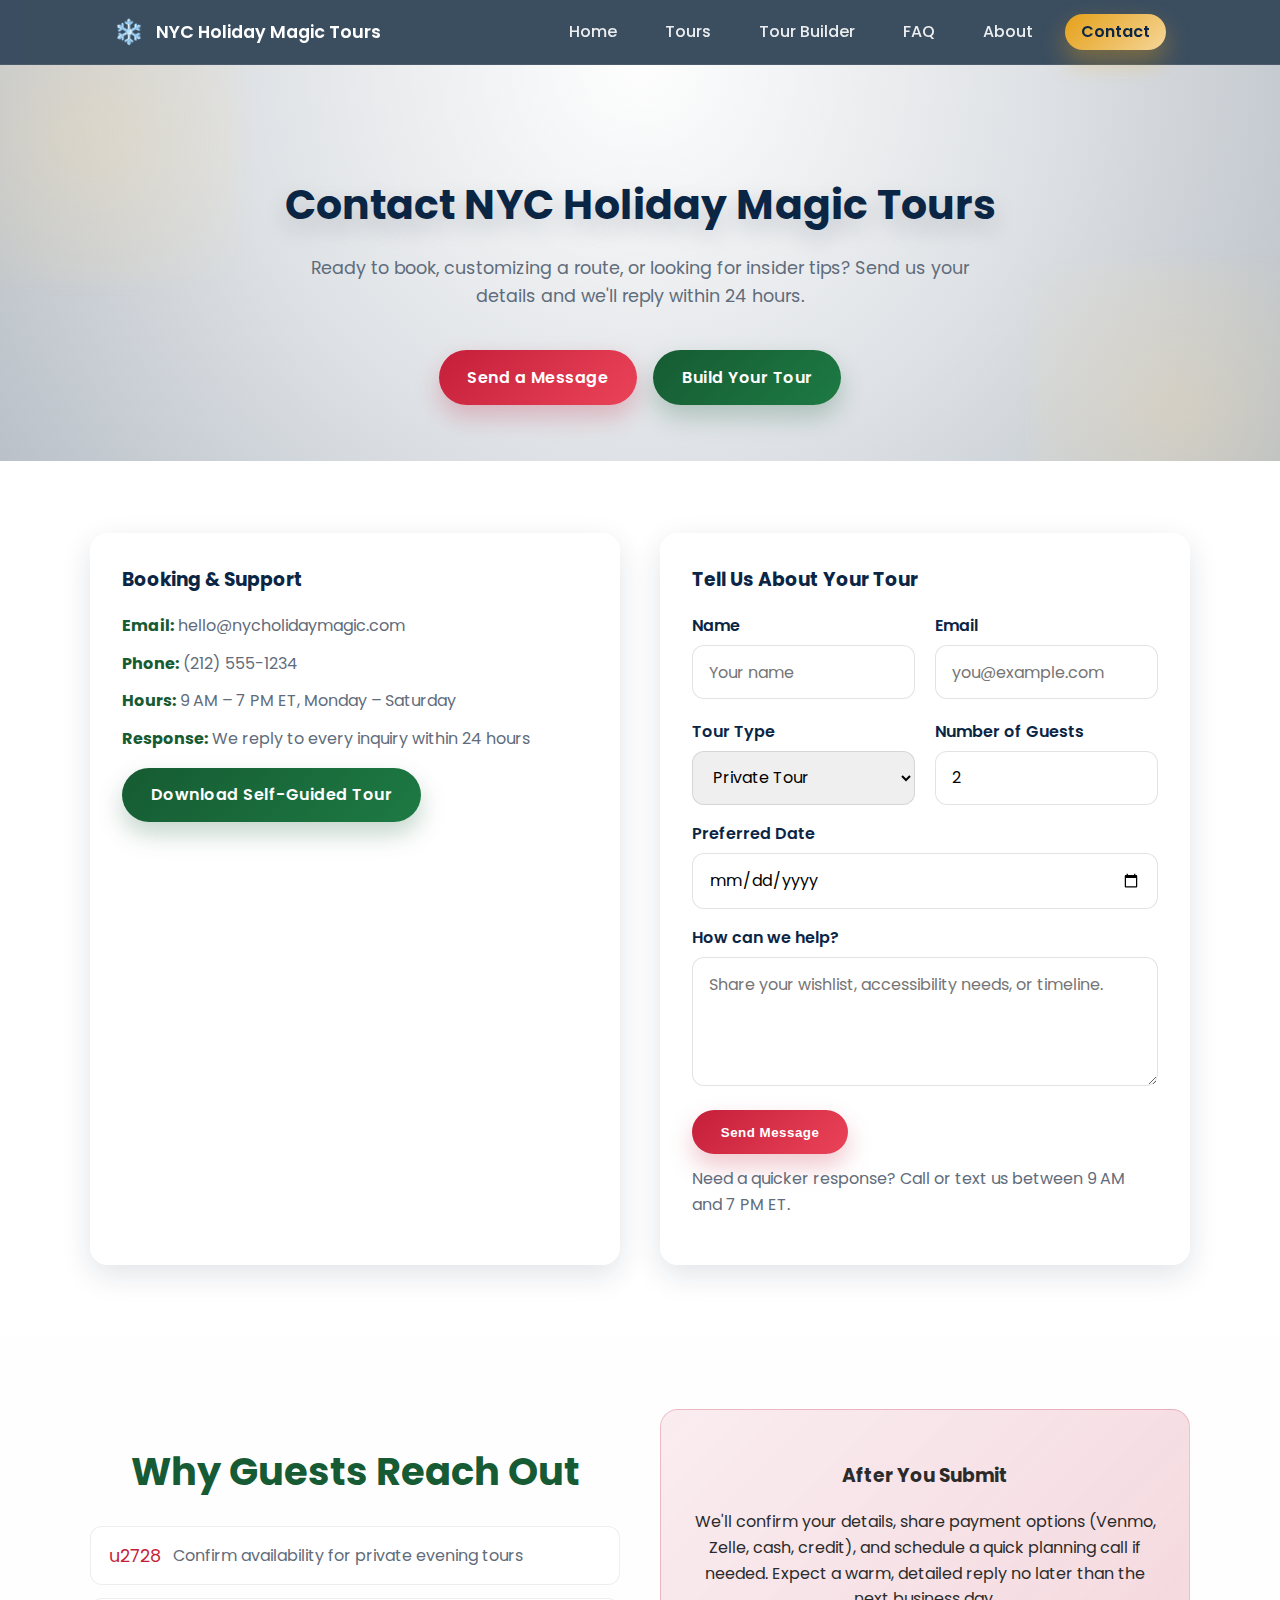
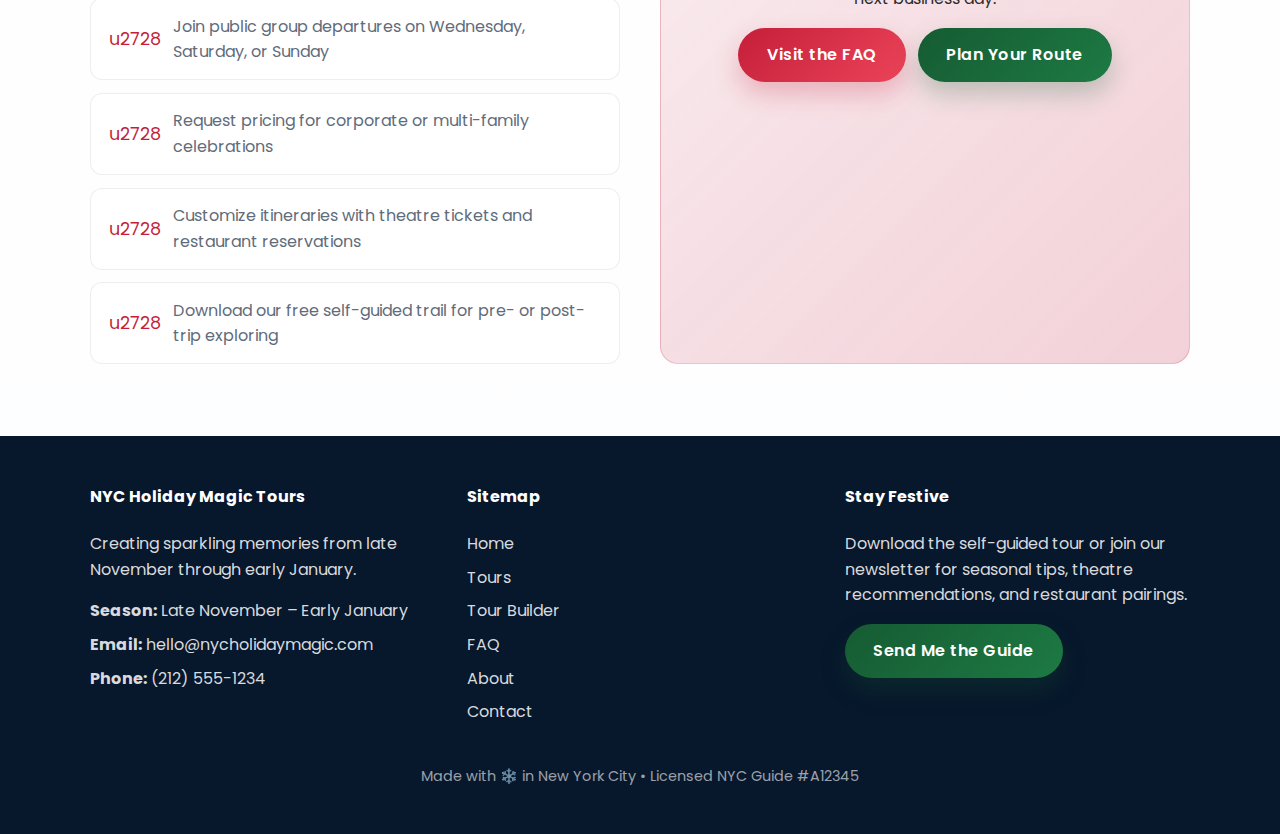
<file: contact.html>
<!DOCTYPE html>
<html lang="en">
<head>
    <meta charset="UTF-8" />
    <meta name="viewport" content="width=device-width, initial-scale=1.0" />
    <title>Contact | NYC Holiday Magic Tours</title>
    <link rel="preconnect" href="https://fonts.googleapis.com" />
    <link rel="preconnect" href="https://fonts.gstatic.com" crossorigin />
    <link href="https://fonts.googleapis.com/css2?family=Poppins:wght@400;500;600;700&display=swap" rel="stylesheet" />
    <link rel="stylesheet" href="assets/css/main.css" />
    <script src="assets/js/site.js" defer></script>
</head>
<body>
    <header class="site-header">
        <div class="header-content">
            <a class="branding" href="index.html">
                <span class="snowflake" aria-hidden="true">❄️</span>
                <span>NYC Holiday Magic Tours</span>
            </a>
            <nav aria-label="Primary">
                <ul class="nav-links">
                    <li><a href="index.html">Home</a></li>
                    <li><a href="tours.html">Tours</a></li>
                    <li><a href="tour-builder.html">Tour Builder</a></li>
                    <li><a href="faq.html">FAQ</a></li>
                    <li><a href="about.html">About</a></li>
                    <li><a href="contact.html">Contact</a></li>
                </ul>
            </nav>
        </div>
    </header>

    <main>
        <section class="hero page-hero">
            <h1>Contact NYC Holiday Magic Tours</h1>
            <p>Ready to book, customizing a route, or looking for insider tips? Send us your details and we&apos;ll reply within 24 hours.</p>
            <div class="hero-actions">
                <a class="button" href="#contactForm" data-scroll-target="#contactForm">Send a Message</a>
                <a class="button secondary" href="tour-builder.html">Build Your Tour</a>
            </div>
        </section>

        <section class="section light">
            <div class="container contact-layout">
                <div class="contact-card">
                    <h3>Booking &amp; Support</h3>
                    <ul>
                        <li><strong>Email:</strong> hello@nycholidaymagic.com</li>
                        <li><strong>Phone:</strong> (212) 555-1234</li>
                        <li><strong>Hours:</strong> 9 AM &ndash; 7 PM ET, Monday &ndash; Saturday</li>
                        <li><strong>Response:</strong> We reply to every inquiry within 24 hours</li>
                    </ul>
                    <div class="mt-1">
                        <a class="button secondary" href="#guideModal" data-open-guide-modal>Download Self-Guided Tour</a>
                    </div>
                </div>
                <form id="contactForm" class="contact-card" data-contact-form>
                    <h3>Tell Us About Your Tour</h3>
                    <div class="form-grid">
                        <div class="form-group">
                            <label for="name">Name</label>
                            <input id="name" name="name" type="text" placeholder="Your name" required />
                        </div>
                        <div class="form-group">
                            <label for="email">Email</label>
                            <input id="email" name="email" type="email" placeholder="you@example.com" required />
                        </div>
                        <div class="form-group">
                            <label for="tourType">Tour Type</label>
                            <select id="tourType" name="tourType" required>
                                <option value="private">Private Tour</option>
                                <option value="group">Public Group Tour</option>
                                <option value="self-guided">Self-Guided Download</option>
                            </select>
                        </div>
                        <div class="form-group">
                            <label for="numPeople">Number of Guests</label>
                            <input id="numPeople" name="numPeople" type="number" min="1" max="20" value="2" />
                        </div>
                    </div>
                    <div class="form-group mt-1">
                        <label for="preferredDate">Preferred Date</label>
                        <input id="preferredDate" name="preferredDate" type="date" />
                    </div>
                    <div class="form-group mt-1">
                        <label for="message">How can we help?</label>
                        <textarea id="message" name="message" rows="4" placeholder="Share your wishlist, accessibility needs, or timeline."></textarea>
                    </div>
                    <div class="mt-1-5">
                        <button type="submit" class="button">Send Message</button>
                        <p class="text-muted mt-0-75">Need a quicker response? Call or text us between 9 AM and 7 PM ET.</p>
                    </div>
                </form>
            </div>
        </section>

        <section class="section alt">
            <div class="container two-column">
                <div>
                    <h2>Why Guests Reach Out</h2>
                    <ul class="feature-list" aria-label="Reasons guests contact us">
                        <li>Confirm availability for private evening tours</li>
                        <li>Join public group departures on Wednesday, Saturday, or Sunday</li>
                        <li>Request pricing for corporate or multi-family celebrations</li>
                        <li>Customize itineraries with theatre tickets and restaurant reservations</li>
                        <li>Download our free self-guided trail for pre- or post-trip exploring</li>
                    </ul>
                </div>
                <div class="cta-panel">
                    <h3>After You Submit</h3>
                    <p>We&apos;ll confirm your details, share payment options (Venmo, Zelle, cash, credit), and schedule a quick planning call if needed. Expect a warm, detailed reply no later than the next business day.</p>
                    <div class="button-group mt-1">
                        <a class="button" href="faq.html">Visit the FAQ</a>
                        <a class="button secondary" href="tour-builder.html">Plan Your Route</a>
                    </div>
                </div>
            </div>
        </section>
    </main>

    <footer class="site-footer">
        <div class="footer-grid">
            <div>
                <h4>NYC Holiday Magic Tours</h4>
                <p>Creating sparkling memories from late November through early January.</p>
                <ul class="footer-links">
                    <li><strong>Season:</strong> Late November &ndash; Early January</li>
                    <li><strong>Email:</strong> <a href="mailto:hello@nycholidaymagic.com">hello@nycholidaymagic.com</a></li>
                    <li><strong>Phone:</strong> <a href="tel:+12125551234">(212) 555-1234</a></li>
                </ul>
            </div>
            <div>
                <h4>Sitemap</h4>
                <ul class="footer-sitemap" aria-label="Sitemap">
                    <li><a href="index.html">Home</a></li>
                    <li><a href="tours.html">Tours</a></li>
                    <li><a href="tour-builder.html">Tour Builder</a></li>
                    <li><a href="faq.html">FAQ</a></li>
                    <li><a href="about.html">About</a></li>
                    <li><a href="contact.html">Contact</a></li>
                </ul>
            </div>
            <div>
                <h4>Stay Festive</h4>
                <p>Download the self-guided tour or join our newsletter for seasonal tips, theatre recommendations, and restaurant pairings.</p>
                <div class="button-group justify-start">
                    <a class="button secondary" href="#guideModal" data-open-guide-modal>Send Me the Guide</a>
                </div>
            </div>
        </div>
        <p class="footer-note">Made with ❄️ in New York City &bull; Licensed NYC Guide #A12345</p>
    </footer>

    <div class="site-modal" id="guideModal" role="dialog" aria-modal="true" aria-labelledby="guideModalTitle">
        <div class="modal-content">
            <button class="modal-close" type="button" aria-label="Close" data-close-modal>&times;</button>
            <h3 id="guideModalTitle">Free Self-Guided Holiday Tour</h3>
            <p>Share your email and we&apos;ll send you our favorite DIY route featuring Fifth Avenue windows, Rockefeller Center, and sweet treat stops.</p>
            <form>
                <div class="form-group">
                    <label for="guideName">Name</label>
                    <input id="guideName" name="guideName" type="text" placeholder="Your name" />
                </div>
                <div class="form-group mt-1">
                    <label for="guideEmail">Email</label>
                    <input id="guideEmail" name="guideEmail" type="email" placeholder="you@example.com" required />
                </div>
                <div class="mt-1-5">
                    <button type="submit" class="button">Send the Guide</button>
                </div>
            </form>
        </div>
    </div>
</body>
</html>
</file>
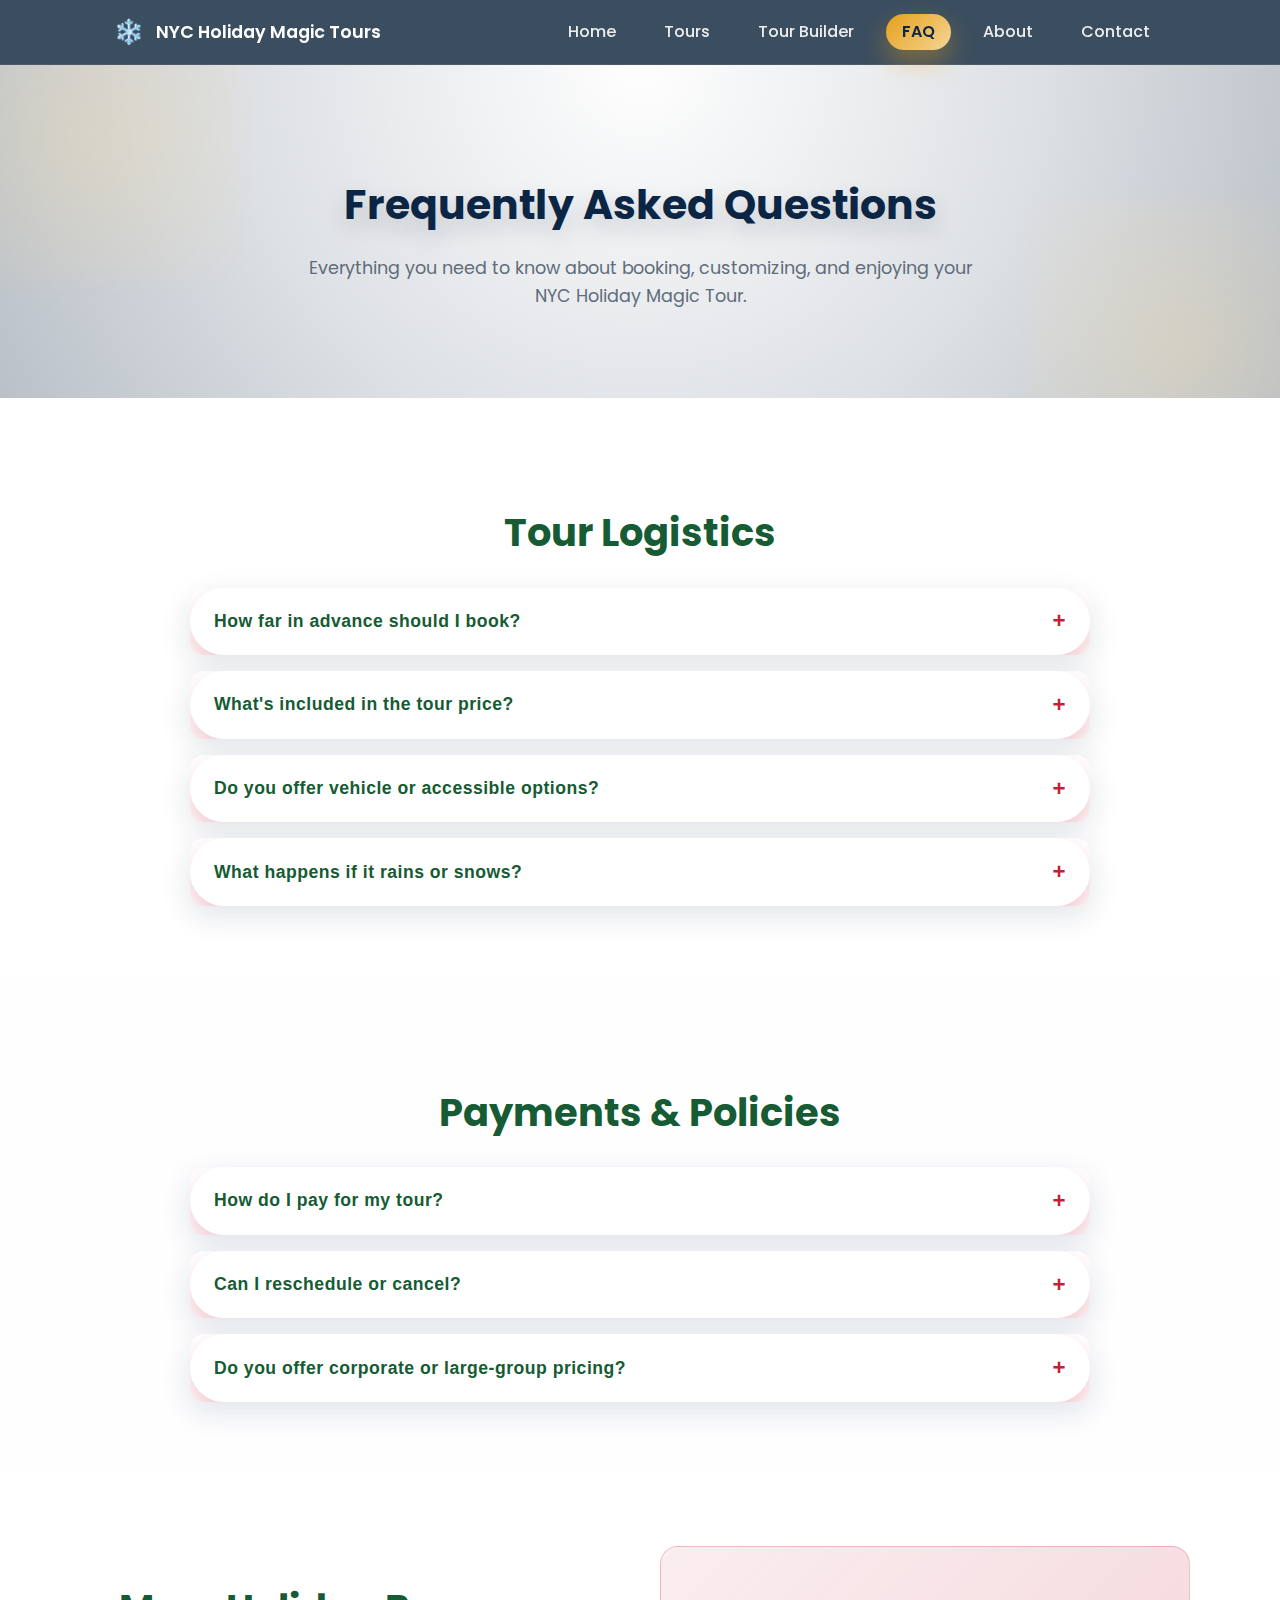
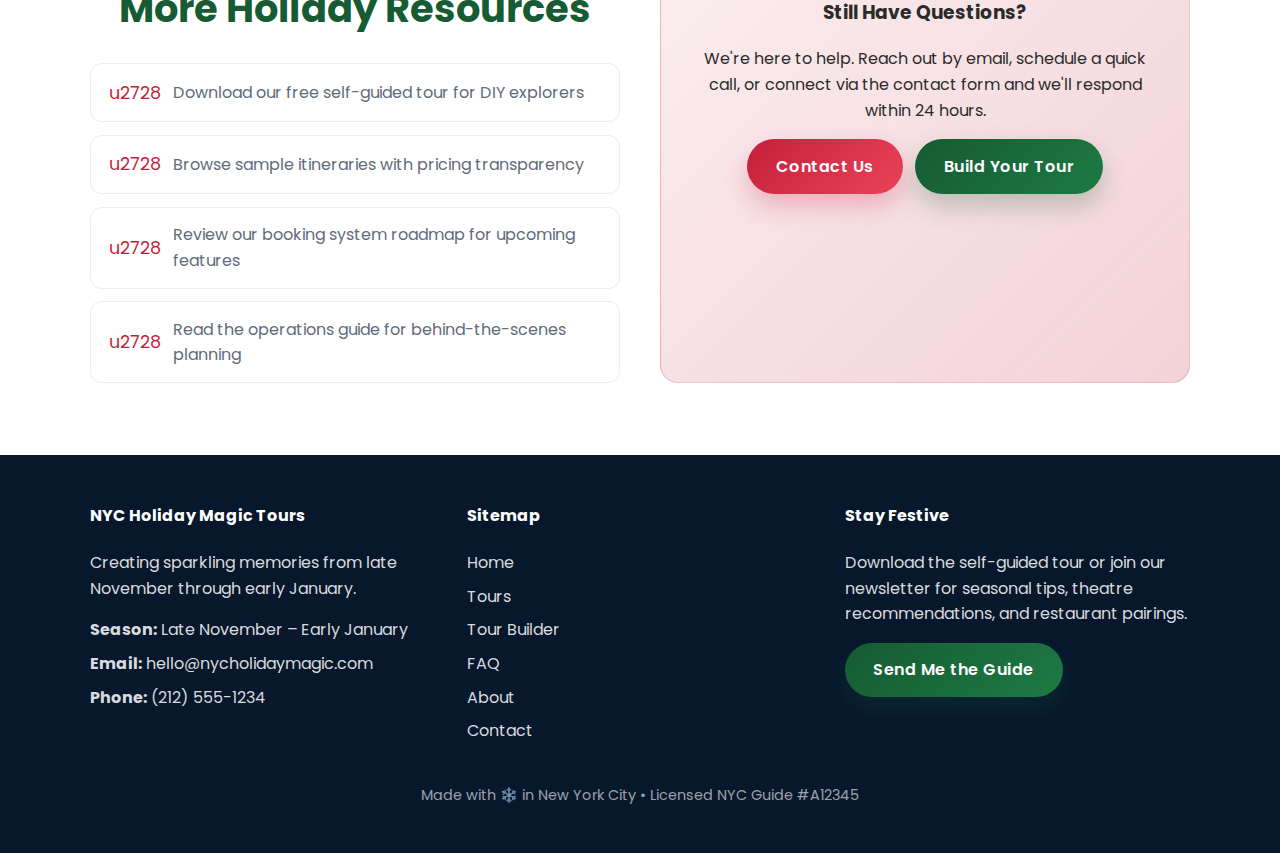
<file: faq.html>
<!DOCTYPE html>
<html lang="en">
<head>
    <meta charset="UTF-8" />
    <meta name="viewport" content="width=device-width, initial-scale=1.0" />
    <title>FAQ | NYC Holiday Magic Tours</title>
    <link rel="preconnect" href="https://fonts.googleapis.com" />
    <link rel="preconnect" href="https://fonts.gstatic.com" crossorigin />
    <link href="https://fonts.googleapis.com/css2?family=Poppins:wght@400;500;600;700&display=swap" rel="stylesheet" />
    <link rel="stylesheet" href="assets/css/main.css" />
    <script src="assets/js/site.js" defer></script>
</head>
<body>
    <header class="site-header">
        <div class="header-content">
            <a class="branding" href="index.html">
                <span class="snowflake" aria-hidden="true">❄️</span>
                <span>NYC Holiday Magic Tours</span>
            </a>
            <nav aria-label="Primary">
                <ul class="nav-links">
                    <li><a href="index.html">Home</a></li>
                    <li><a href="tours.html">Tours</a></li>
                    <li><a href="tour-builder.html">Tour Builder</a></li>
                    <li><a href="faq.html">FAQ</a></li>
                    <li><a href="about.html">About</a></li>
                    <li><a href="contact.html">Contact</a></li>
                </ul>
            </nav>
        </div>
    </header>

    <main>
        <section class="hero page-hero">
            <h1>Frequently Asked Questions</h1>
            <p>Everything you need to know about booking, customizing, and enjoying your NYC Holiday Magic Tour.</p>
        </section>

        <section class="section light">
            <div class="container">
                <h2>Tour Logistics</h2>
                <div class="faq-grid">
                    <article class="faq-item">
                        <button class="faq-question" type="button" aria-expanded="false">
                            <h3>How far in advance should I book?</h3>
                            <span class="faq-icon" aria-hidden="true">+</span>
                        </button>
                        <div class="faq-answer">
                            <p>Private tours can usually be scheduled within a few days, but we recommend reaching out at least two weeks ahead for weekend evenings. Group tours often sell out one week prior to departure.</p>
                        </div>
                    </article>
                    <article class="faq-item">
                        <button class="faq-question" type="button" aria-expanded="false">
                            <h3>What&apos;s included in the tour price?</h3>
                            <span class="faq-icon" aria-hidden="true">+</span>
                        </button>
                        <div class="faq-answer">
                            <p>Every tour includes a licensed NYC guide, curated route planning, insider recommendations, and photo assistance. Private tours also include door-to-door pickup within Manhattan and time for cocoa breaks.</p>
                        </div>
                    </article>
                    <article class="faq-item">
                        <button class="faq-question" type="button" aria-expanded="false">
                            <h3>Do you offer vehicle or accessible options?</h3>
                            <span class="faq-icon" aria-hidden="true">+</span>
                        </button>
                        <div class="faq-answer">
                            <p>Yes! We regularly coordinate sprinter vans, wheelchair-accessible transportation, and gentle pacing routes. Mention any accessibility needs in your contact form and we&apos;ll prepare options before confirming.</p>
                        </div>
                    </article>
                    <article class="faq-item">
                        <button class="faq-question" type="button" aria-expanded="false">
                            <h3>What happens if it rains or snows?</h3>
                            <span class="faq-icon" aria-hidden="true">+</span>
                        </button>
                        <div class="faq-answer">
                            <p>Light snow adds to the magic! For heavy rain or extreme weather, we offer flexible rescheduling or indoor-heavy itineraries such as Grand Central Terminal and the Oculus. We monitor forecasts 48 hours in advance.</p>
                        </div>
                    </article>
                </div>
            </div>
        </section>

        <section class="section alt">
            <div class="container">
                <h2>Payments &amp; Policies</h2>
                <div class="faq-grid">
                    <article class="faq-item">
                        <button class="faq-question" type="button" aria-expanded="false">
                            <h3>How do I pay for my tour?</h3>
                            <span class="faq-icon" aria-hidden="true">+</span>
                        </button>
                        <div class="faq-answer">
                            <p>We accept Venmo, Zelle, cash, and major credit cards. Private tours require a 25% deposit to confirm and the balance is due on the tour date. Group tour tickets are paid in full at the time of booking.</p>
                        </div>
                    </article>
                    <article class="faq-item">
                        <button class="faq-question" type="button" aria-expanded="false">
                            <h3>Can I reschedule or cancel?</h3>
                            <span class="faq-icon" aria-hidden="true">+</span>
                        </button>
                        <div class="faq-answer">
                            <p>You may reschedule once at no charge with 48 hours notice. Cancellations more than five days out receive a full refund minus processing fees. Group tour tickets are transferable if you can&apos;t attend.</p>
                        </div>
                    </article>
                    <article class="faq-item">
                        <button class="faq-question" type="button" aria-expanded="false">
                            <h3>Do you offer corporate or large-group pricing?</h3>
                            <span class="faq-icon" aria-hidden="true">+</span>
                        </button>
                        <div class="faq-answer">
                            <p>Absolutely. We build corporate celebrations, VIP shopping evenings, and hotel partner experiences. Contact us with your group size and goals for a tailored quote and planning session.</p>
                        </div>
                    </article>
                </div>
            </div>
        </section>

        <section class="section light">
            <div class="container two-column">
                <div>
                    <h2>More Holiday Resources</h2>
                    <ul class="feature-list" aria-label="Holiday resources">
                        <li>Download our free self-guided tour for DIY explorers</li>
                        <li>Browse sample itineraries with pricing transparency</li>
                        <li>Review our booking system roadmap for upcoming features</li>
                        <li>Read the operations guide for behind-the-scenes planning</li>
                    </ul>
                </div>
                <div class="cta-panel">
                    <h3>Still Have Questions?</h3>
                    <p>We&apos;re here to help. Reach out by email, schedule a quick call, or connect via the contact form and we&apos;ll respond within 24 hours.</p>
                    <div class="button-group mt-1">
                        <a class="button" href="contact.html">Contact Us</a>
                        <a class="button secondary" href="tour-builder.html">Build Your Tour</a>
                    </div>
                </div>
            </div>
        </section>
    </main>

    <footer class="site-footer">
        <div class="footer-grid">
            <div>
                <h4>NYC Holiday Magic Tours</h4>
                <p>Creating sparkling memories from late November through early January.</p>
                <ul class="footer-links">
                    <li><strong>Season:</strong> Late November &ndash; Early January</li>
                    <li><strong>Email:</strong> <a href="mailto:hello@nycholidaymagic.com">hello@nycholidaymagic.com</a></li>
                    <li><strong>Phone:</strong> <a href="tel:+12125551234">(212) 555-1234</a></li>
                </ul>
            </div>
            <div>
                <h4>Sitemap</h4>
                <ul class="footer-sitemap" aria-label="Sitemap">
                    <li><a href="index.html">Home</a></li>
                    <li><a href="tours.html">Tours</a></li>
                    <li><a href="tour-builder.html">Tour Builder</a></li>
                    <li><a href="faq.html">FAQ</a></li>
                    <li><a href="about.html">About</a></li>
                    <li><a href="contact.html">Contact</a></li>
                </ul>
            </div>
            <div>
                <h4>Stay Festive</h4>
                <p>Download the self-guided tour or join our newsletter for seasonal tips, theatre recommendations, and restaurant pairings.</p>
                <div class="button-group justify-start">
                    <a class="button secondary" href="#guideModal" data-open-guide-modal>Send Me the Guide</a>
                </div>
            </div>
        </div>
        <p class="footer-note">Made with ❄️ in New York City &bull; Licensed NYC Guide #A12345</p>
    </footer>

    <div class="site-modal" id="guideModal" role="dialog" aria-modal="true" aria-labelledby="guideModalTitle">
        <div class="modal-content">
            <button class="modal-close" type="button" aria-label="Close" data-close-modal>&times;</button>
            <h3 id="guideModalTitle">Free Self-Guided Holiday Tour</h3>
            <p>Share your email and we&apos;ll send you our favorite DIY route featuring Fifth Avenue windows, Rockefeller Center, and sweet treat stops.</p>
            <form>
                <div class="form-group">
                    <label for="guideName">Name</label>
                    <input id="guideName" name="guideName" type="text" placeholder="Your name" />
                </div>
                <div class="form-group mt-1">
                    <label for="guideEmail">Email</label>
                    <input id="guideEmail" name="guideEmail" type="email" placeholder="you@example.com" required />
                </div>
                <div class="mt-1-5">
                    <button type="submit" class="button">Send the Guide</button>
                </div>
            </form>
        </div>
    </div>
</body>
</html>
</file>
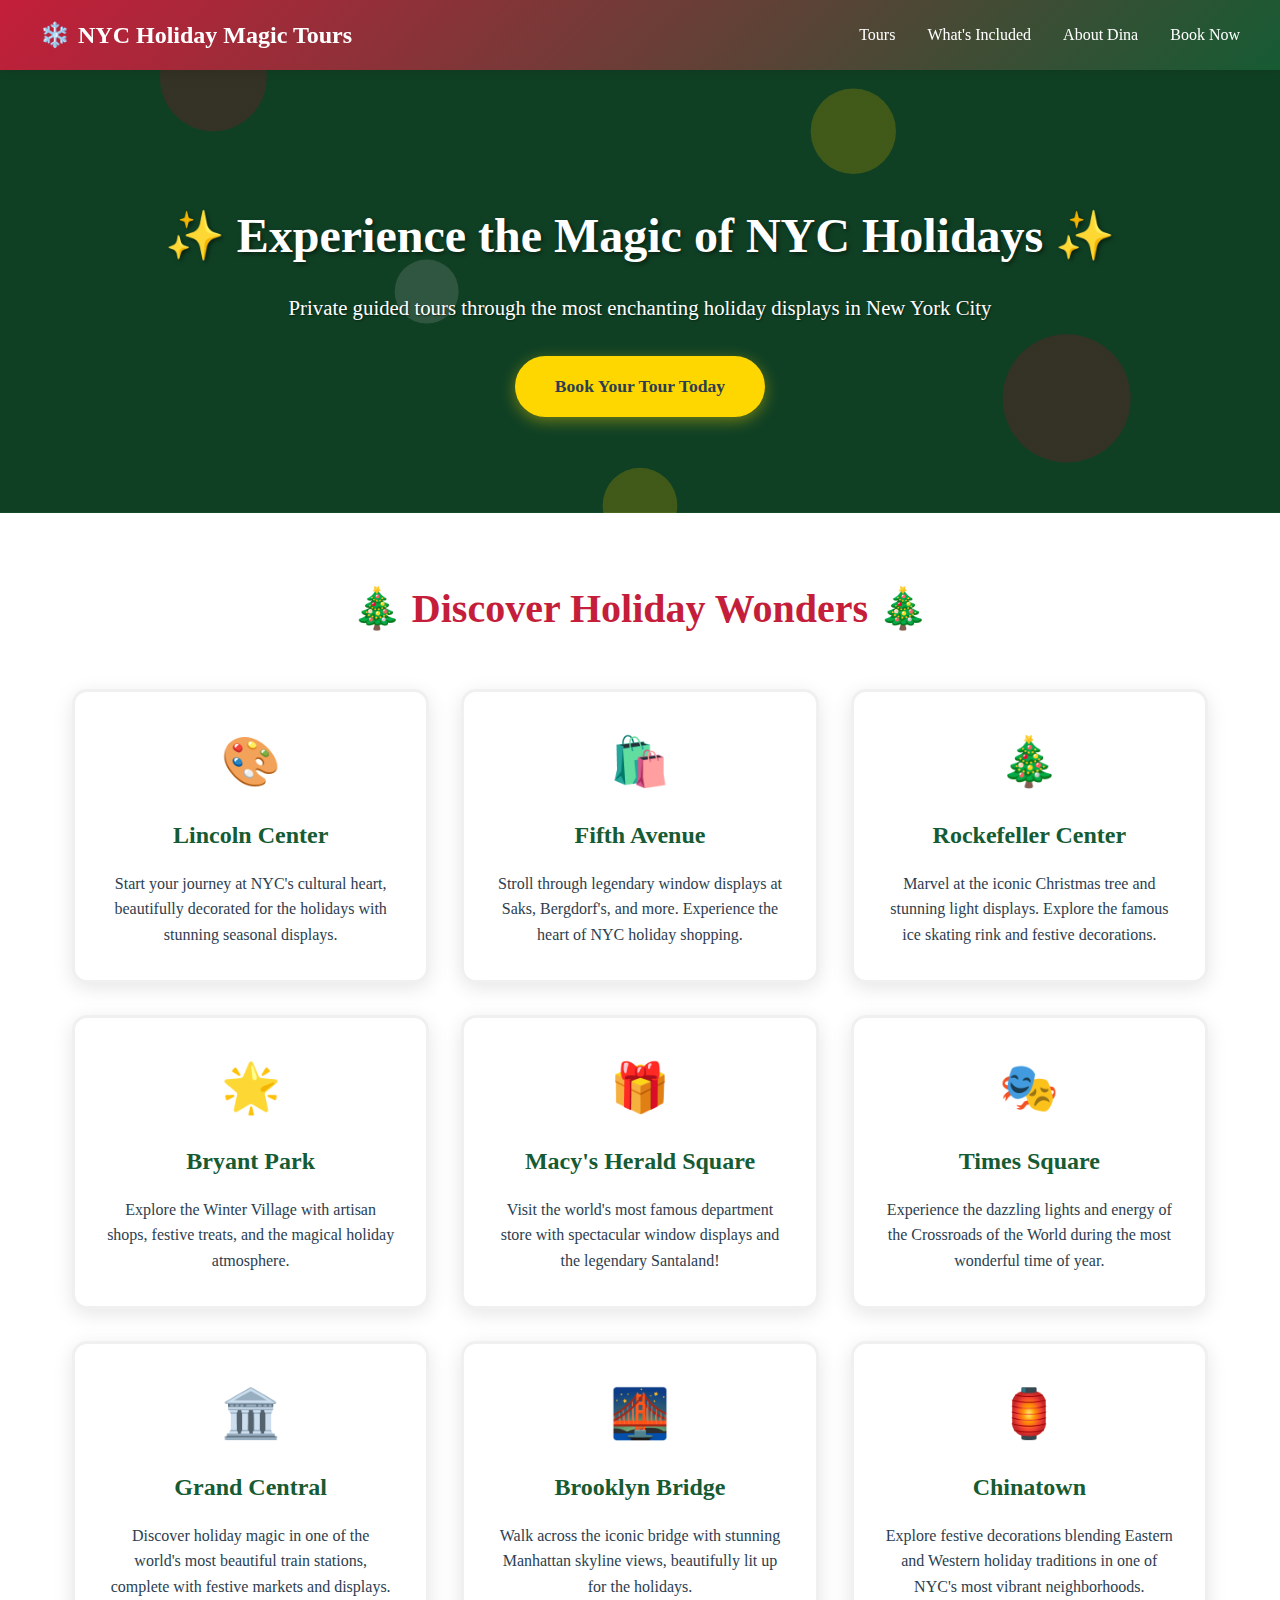
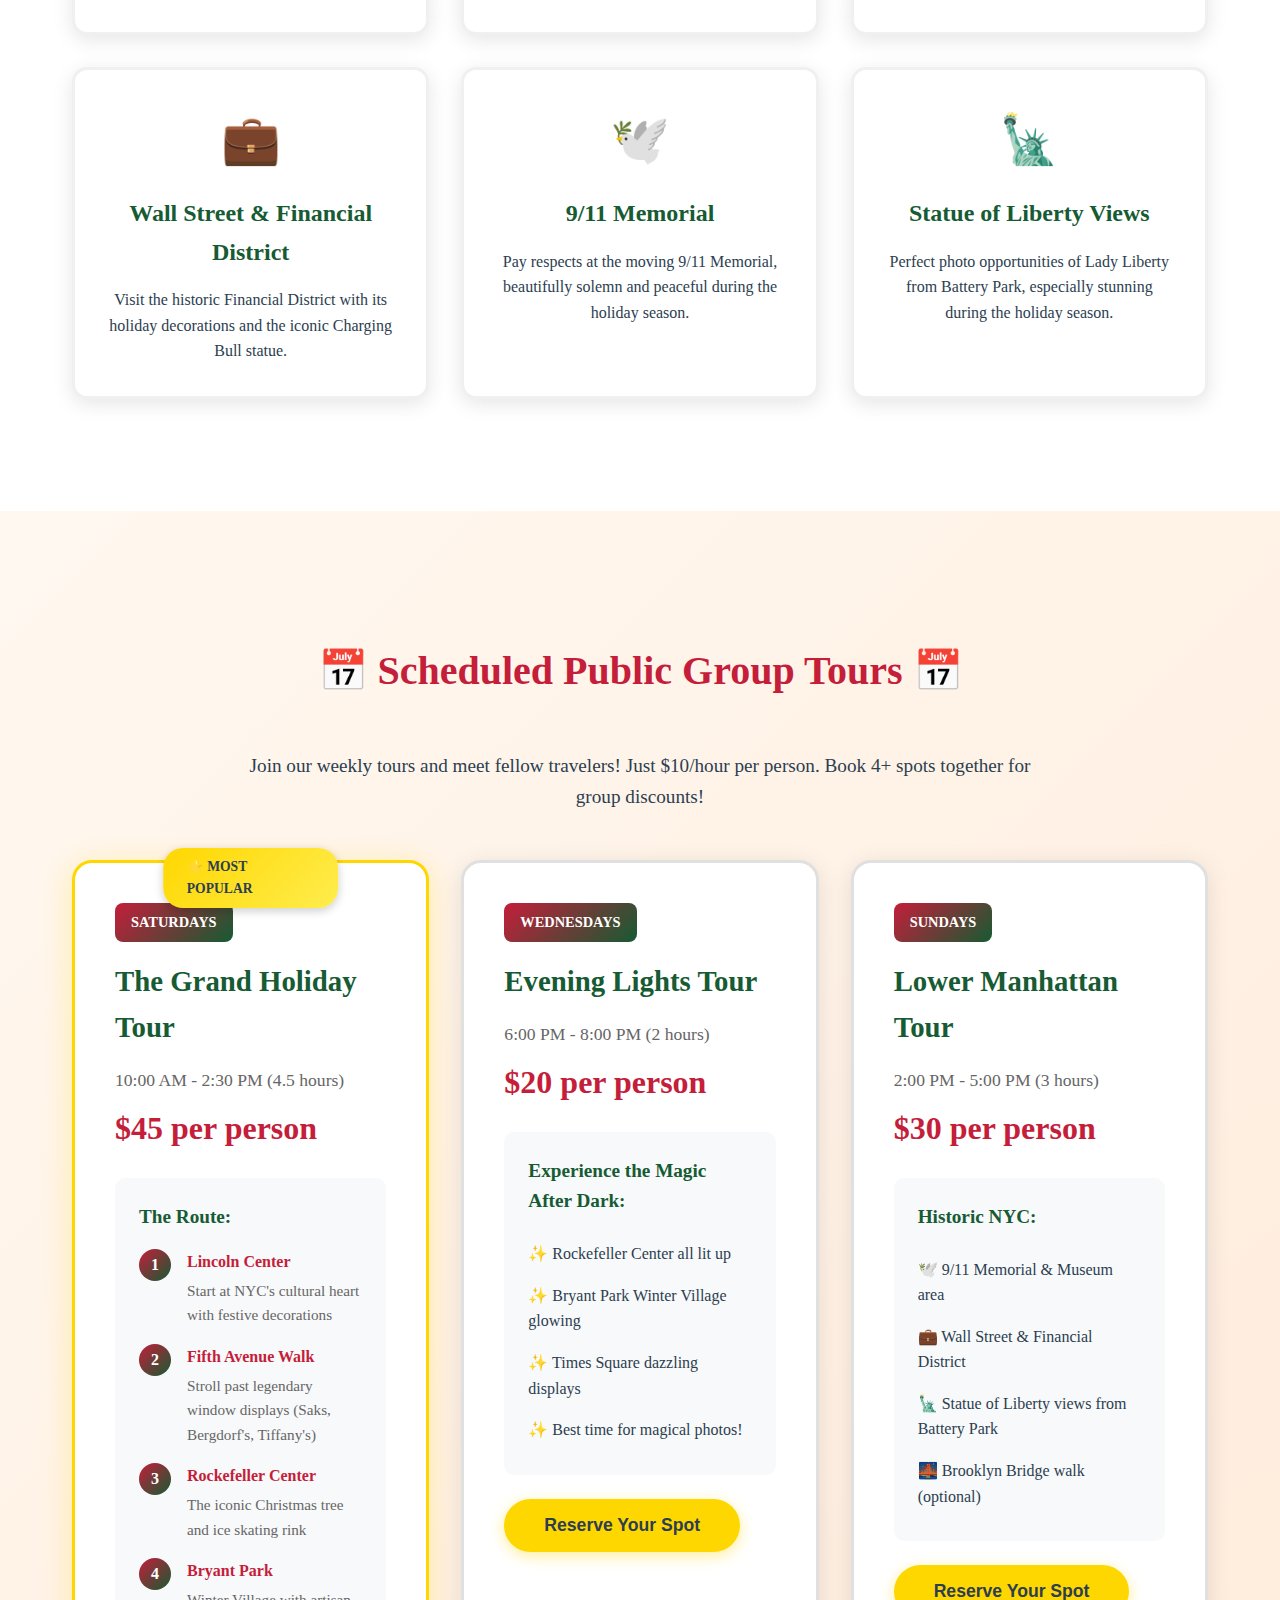
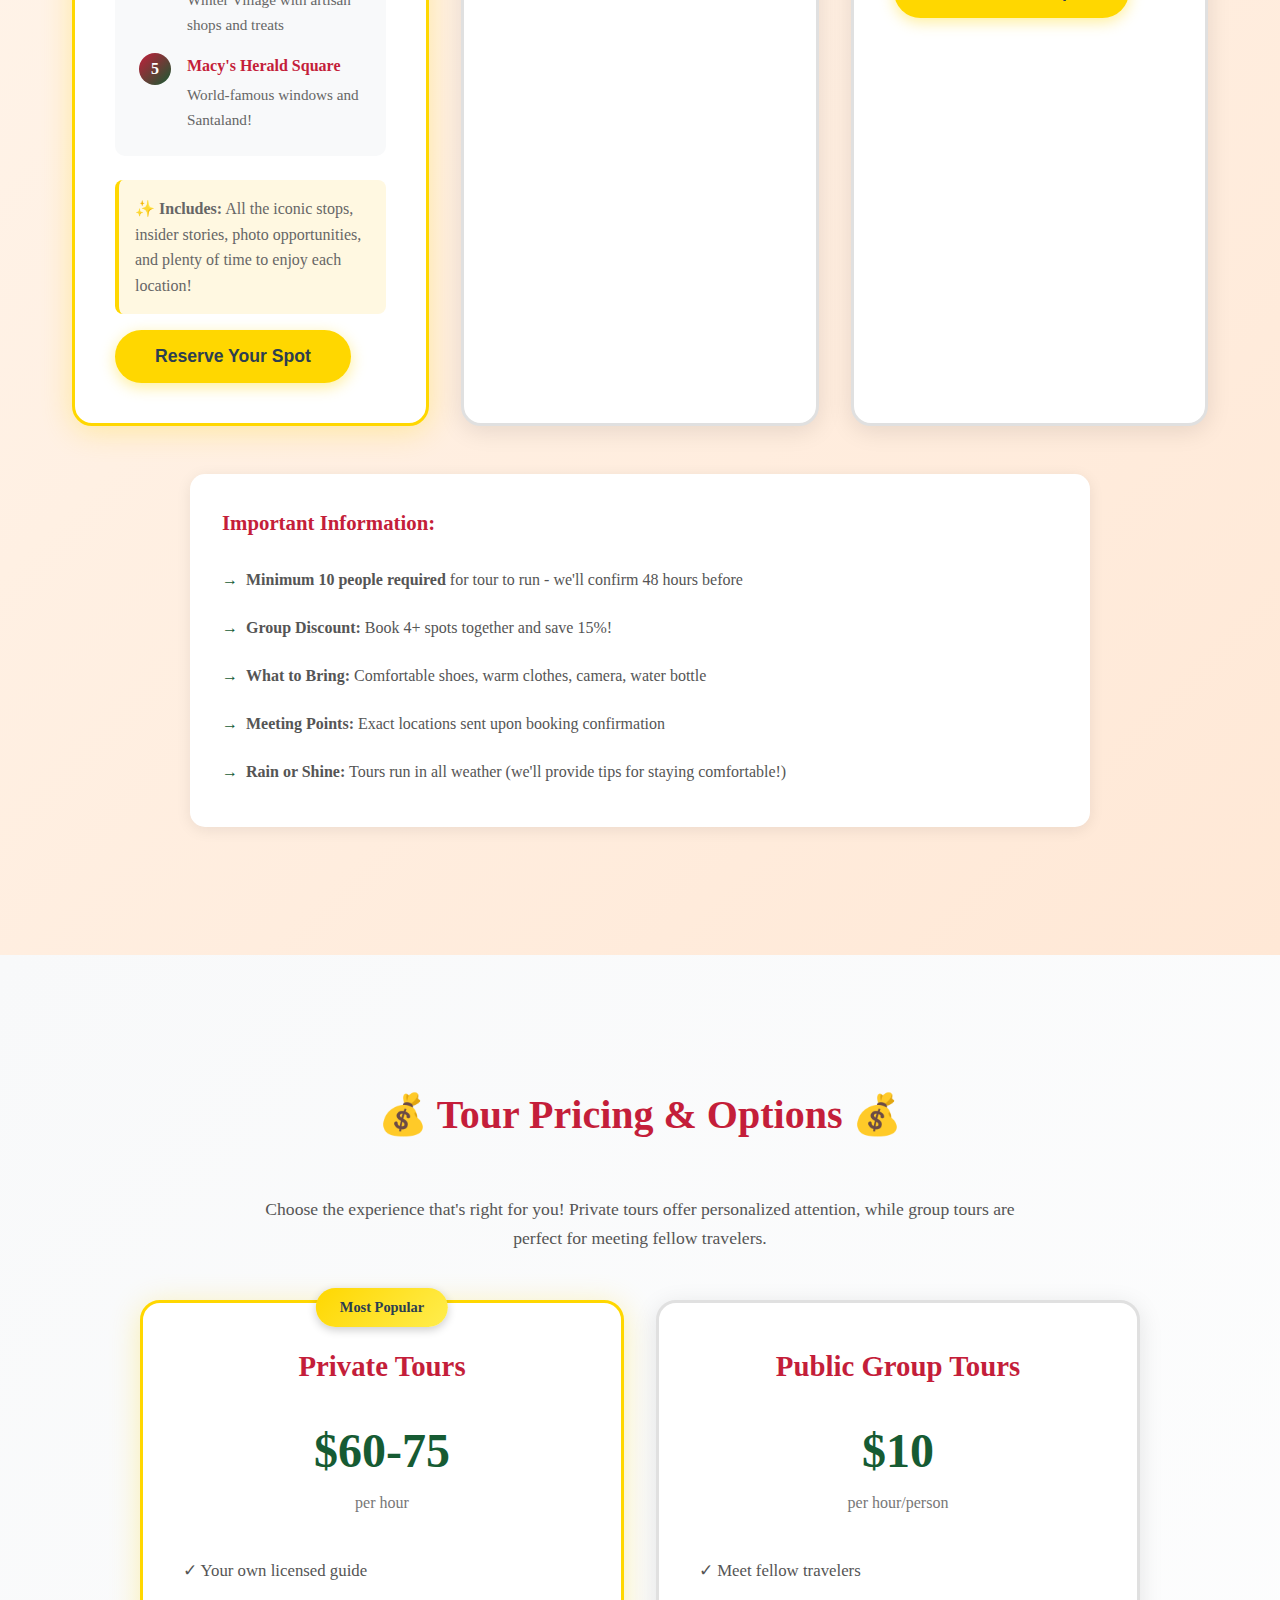
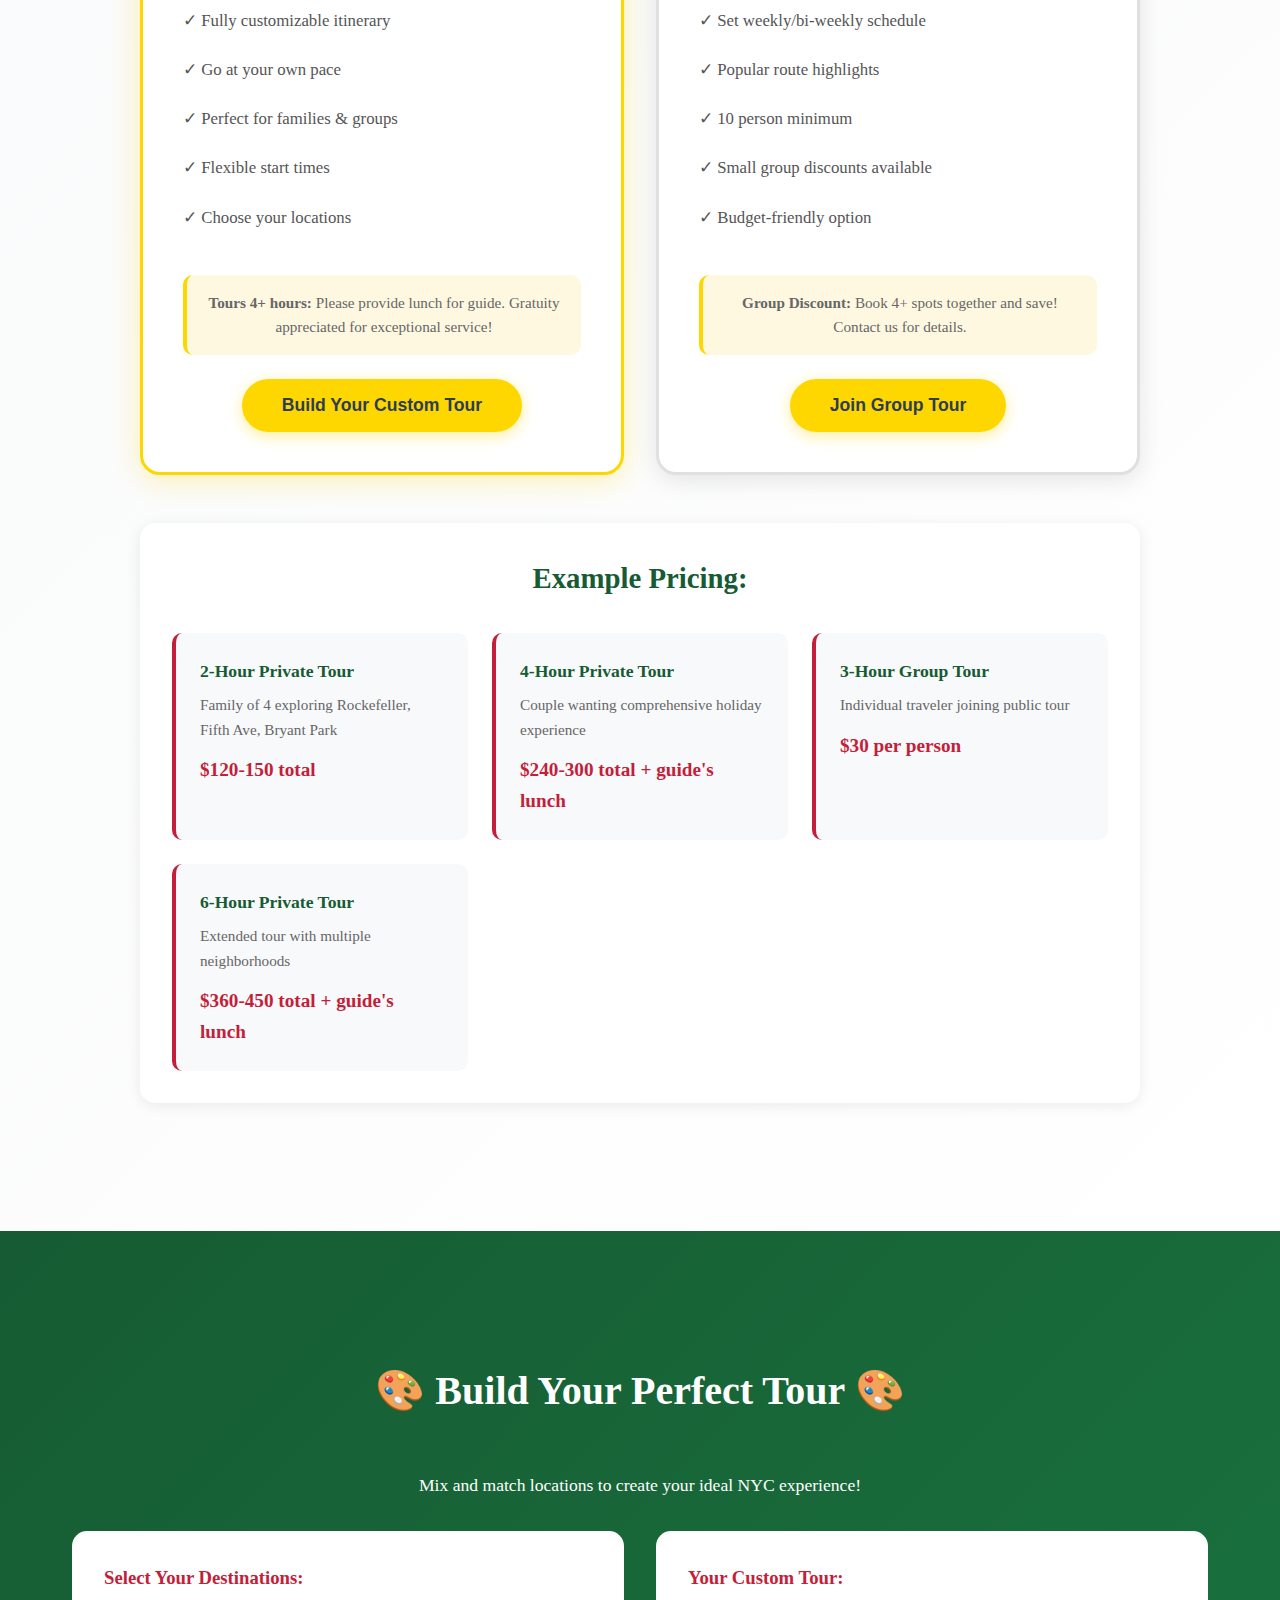
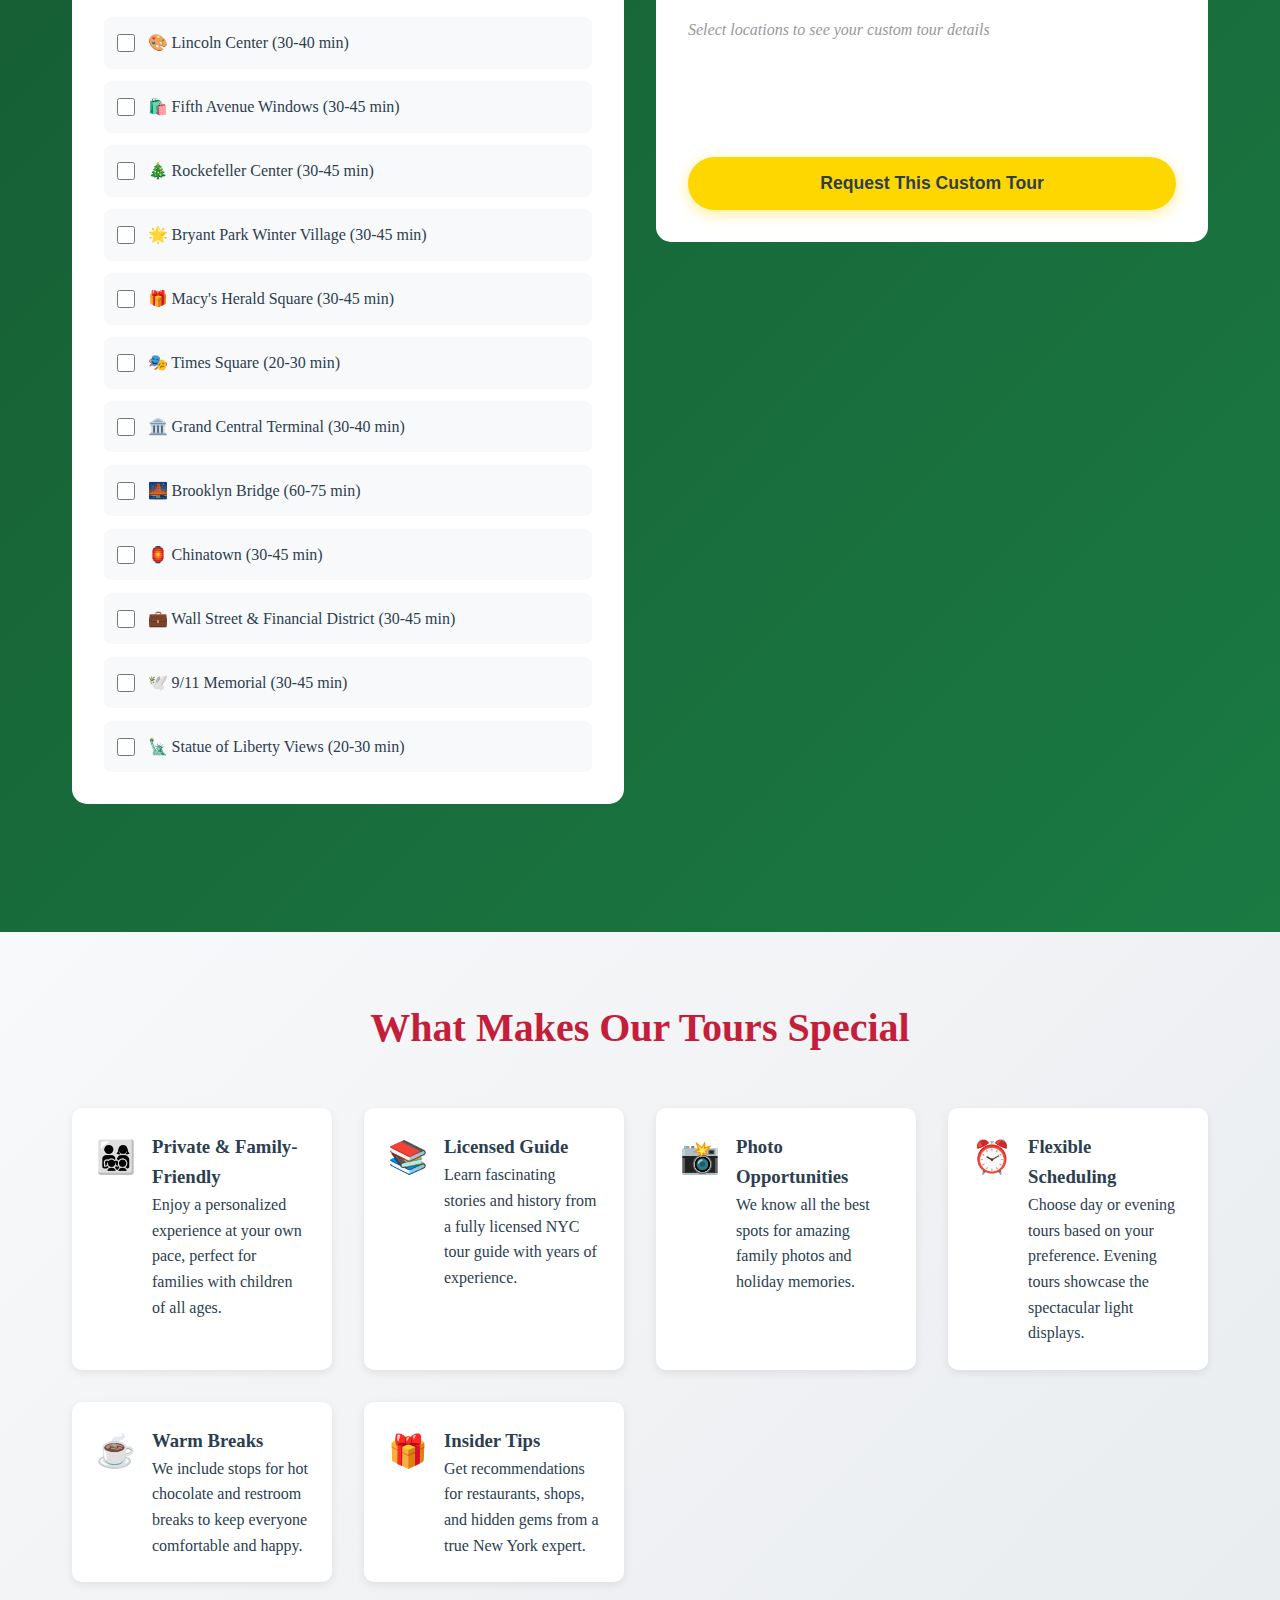
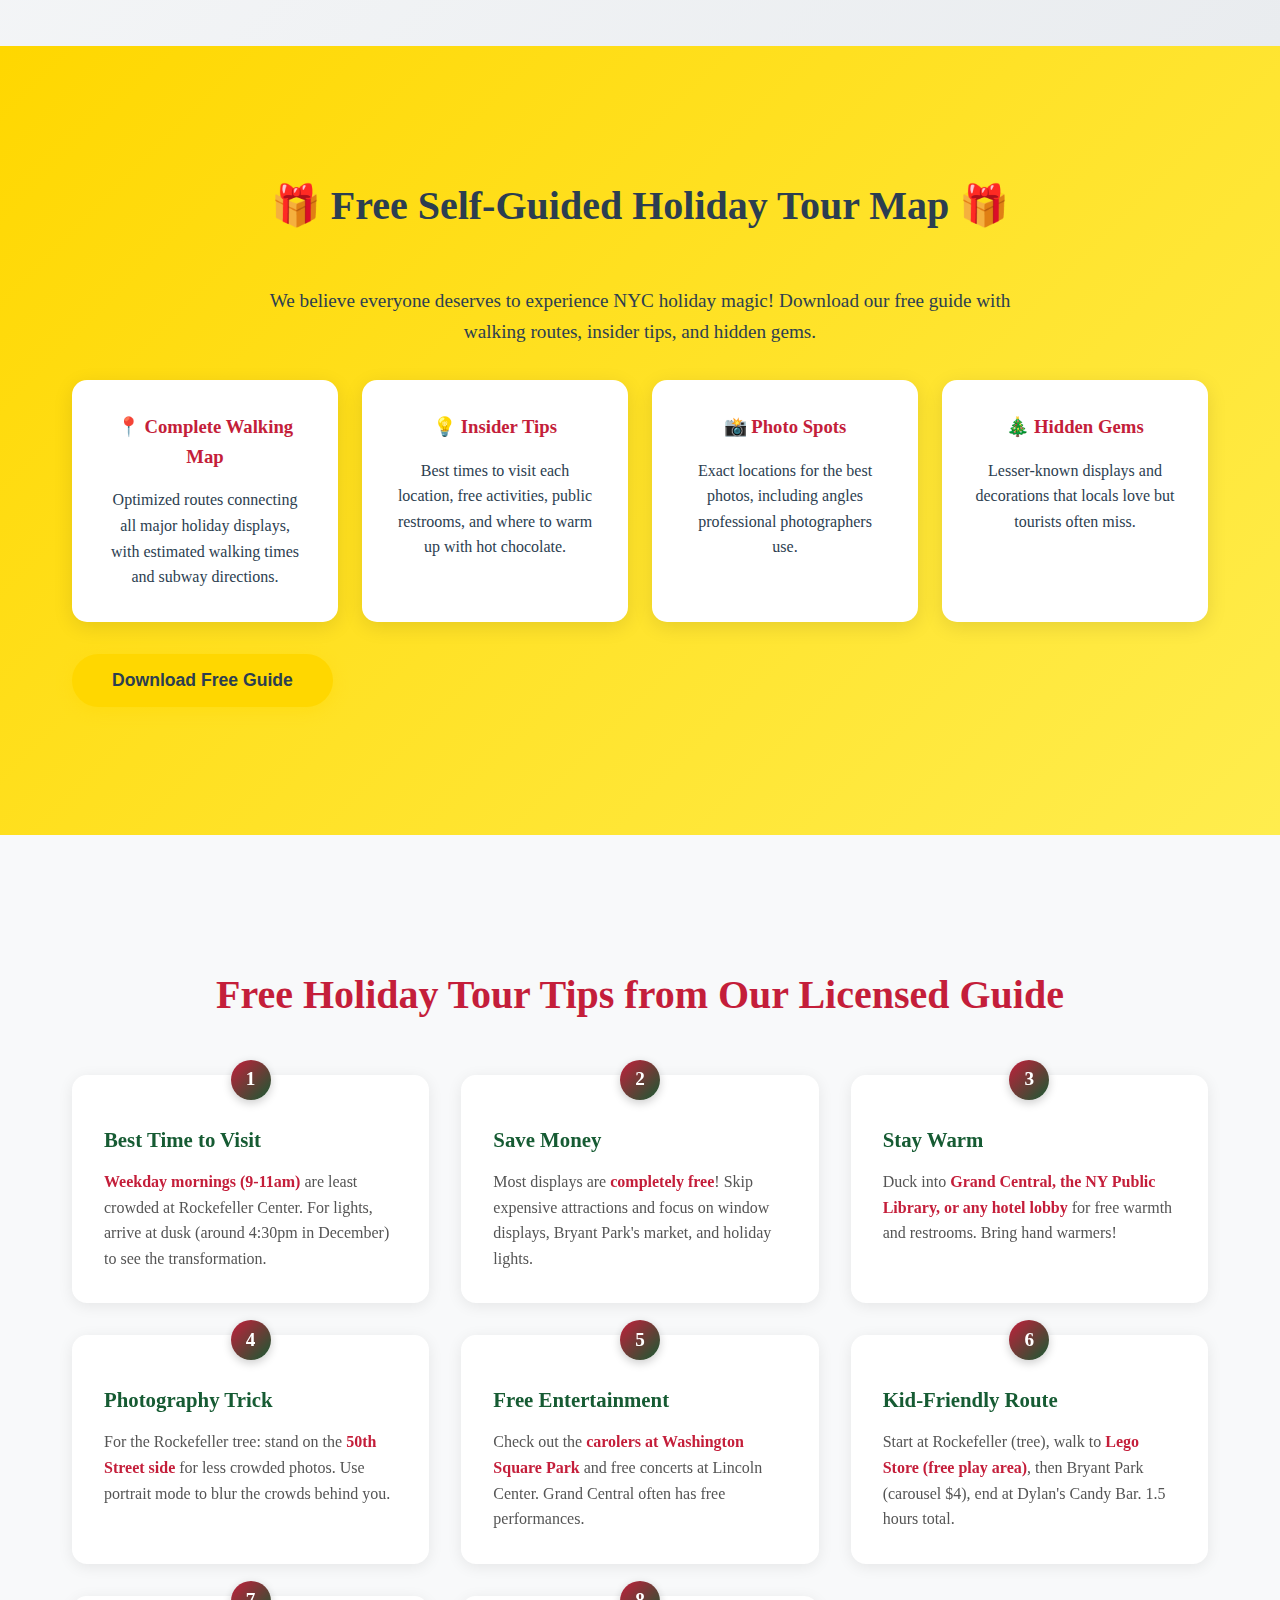
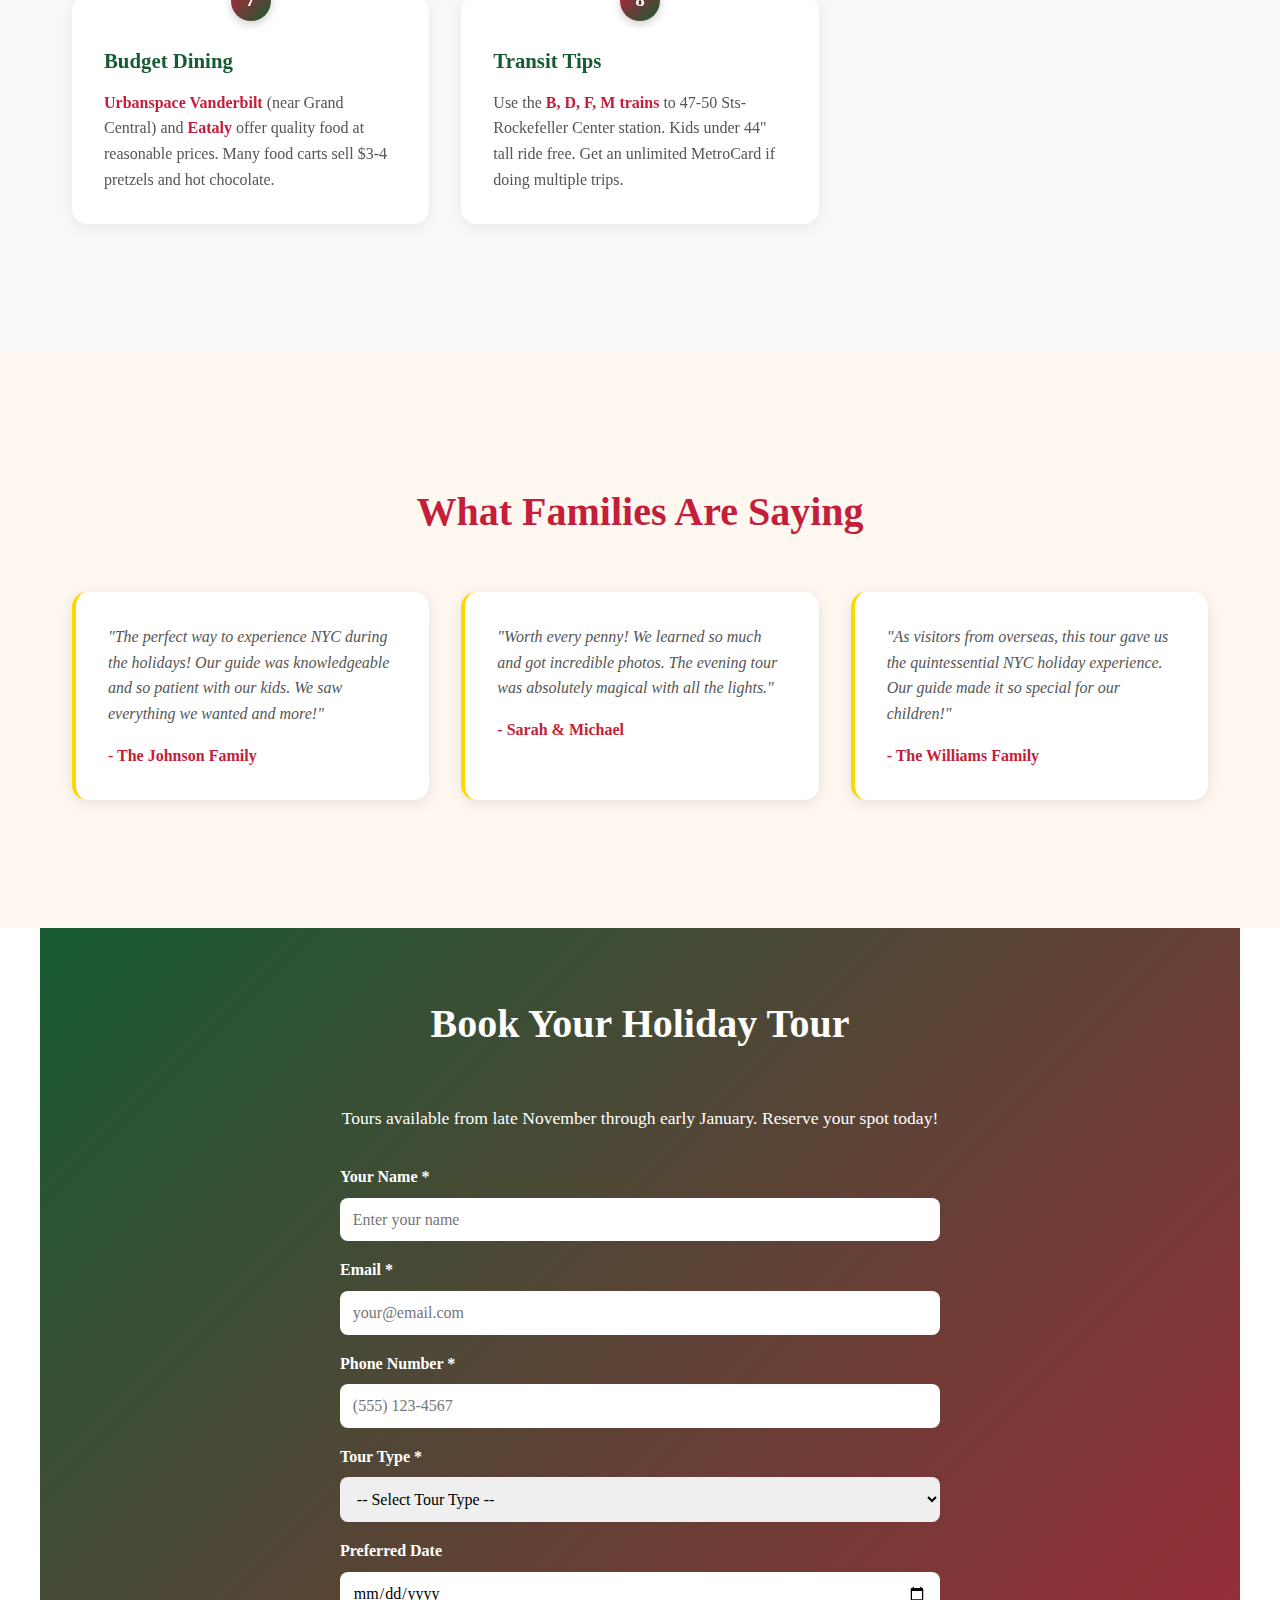
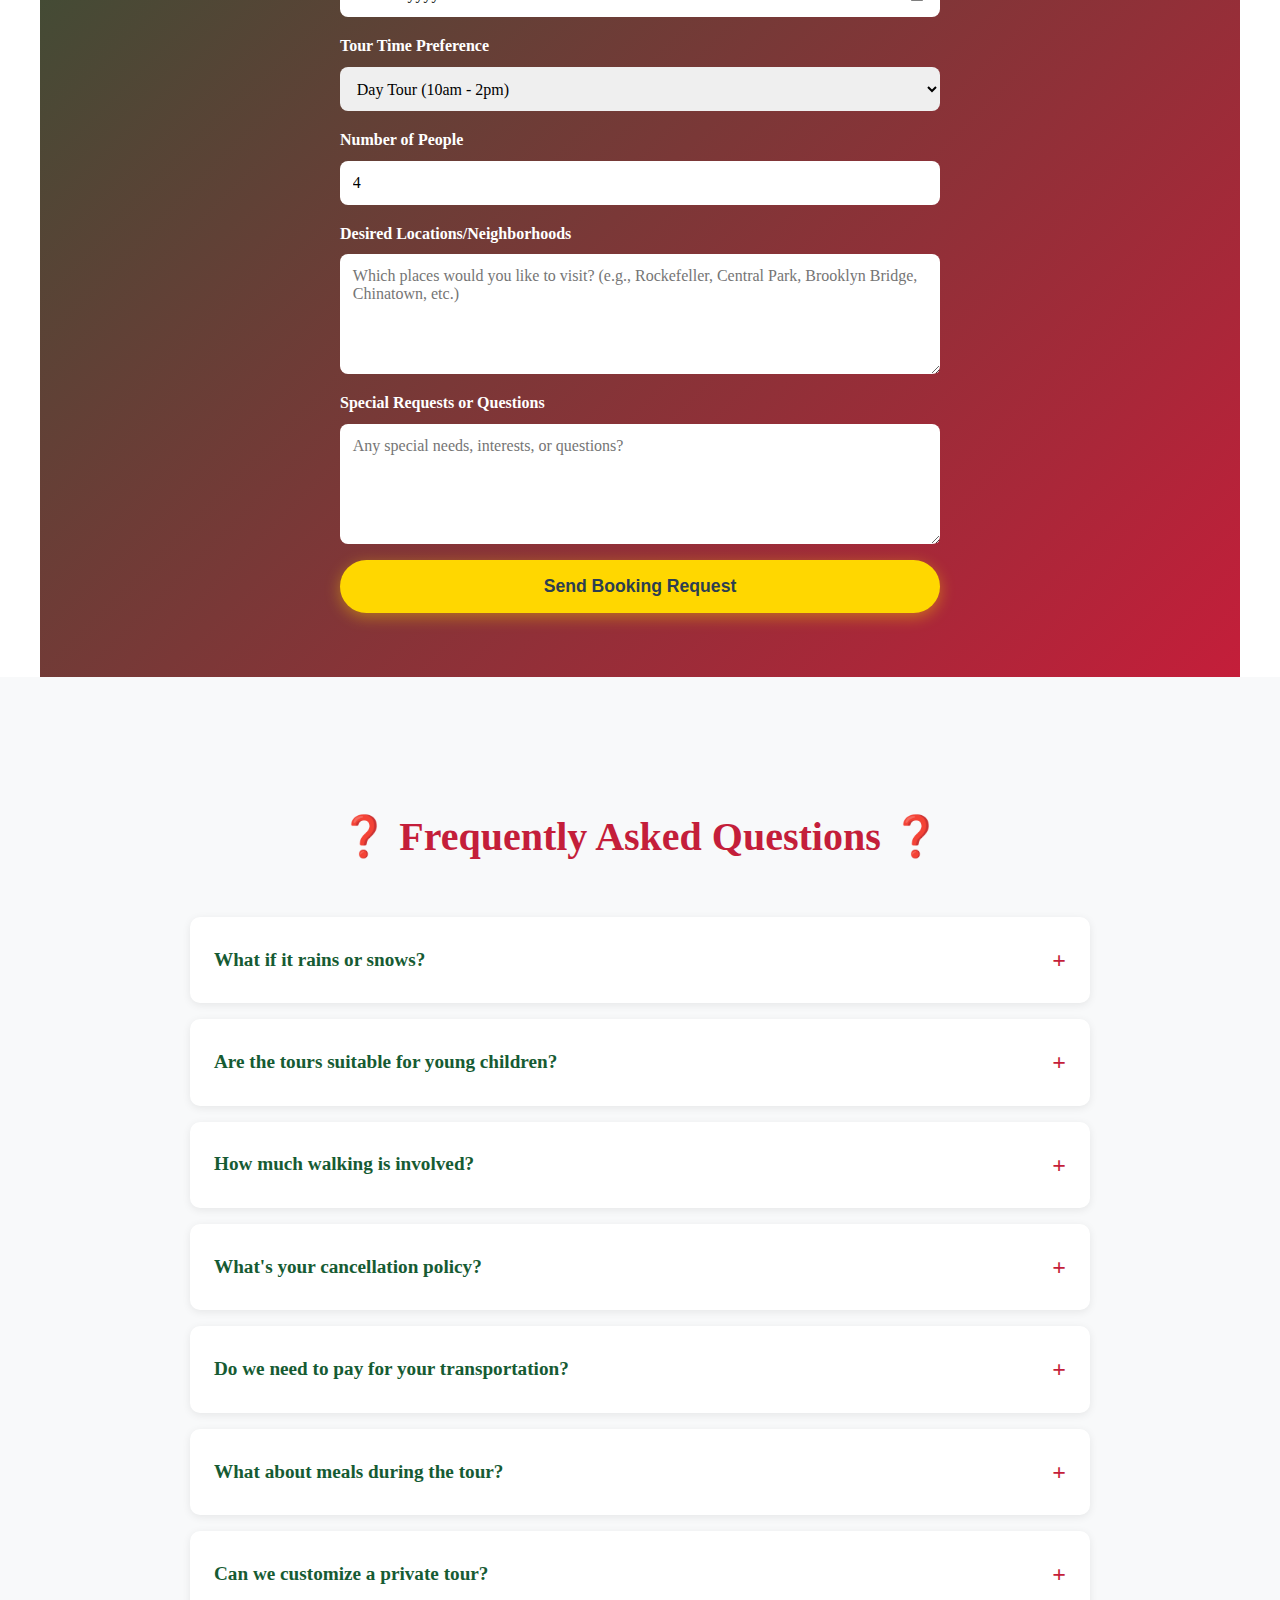
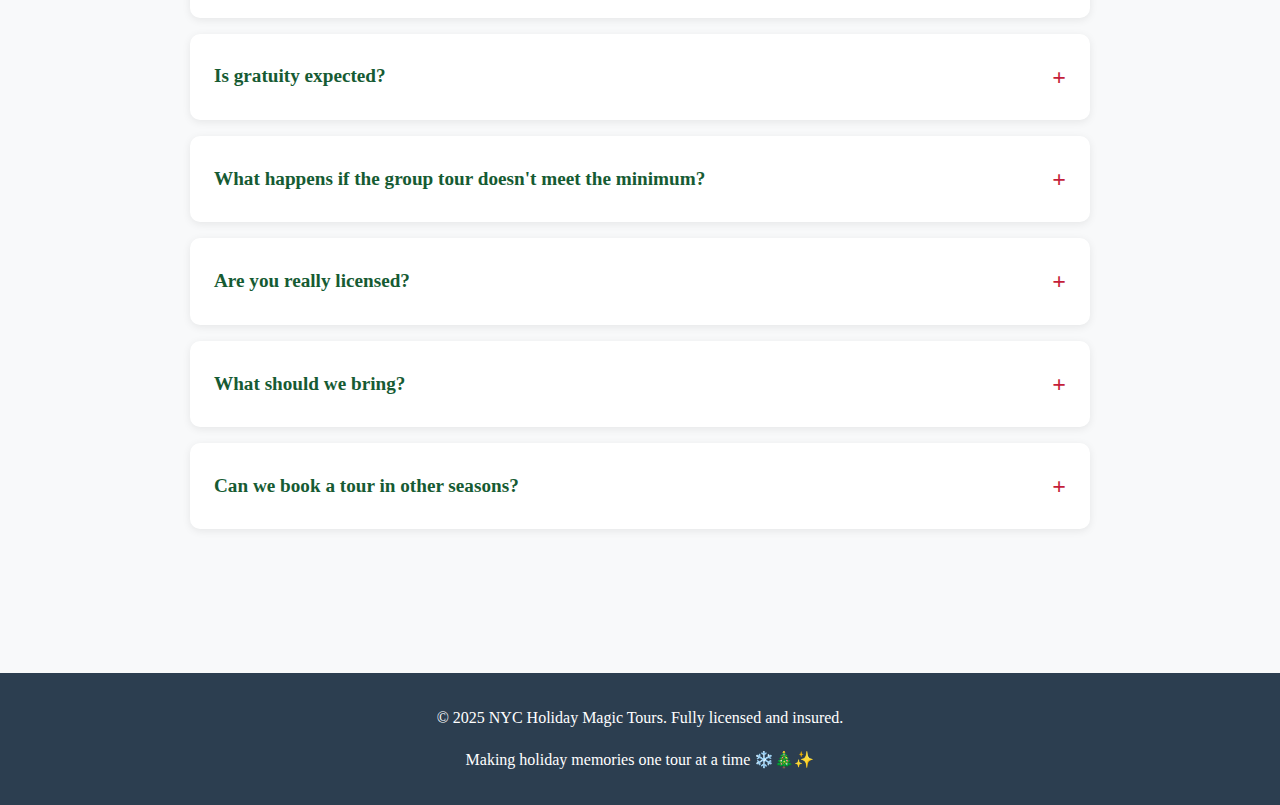
<file: nyc-holiday-tours.html>
<!DOCTYPE html>
<html lang="en">
<head>
    <meta charset="UTF-8">
    <meta name="viewport" content="width=device-width, initial-scale=1.0">
    <title>NYC Holiday Magic Tours - Private Guided Holiday Tours</title>
    <style>
        * {
            margin: 0;
            padding: 0;
            box-sizing: border-box;
        }

        body {
            font-family: 'Georgia', serif;
            line-height: 1.6;
            color: #2c3e50;
        }

        .header {
            background: linear-gradient(135deg, #c41e3a 0%, #165b33 100%);
            color: white;
            padding: 1rem 2rem;
            position: sticky;
            top: 0;
            z-index: 100;
            box-shadow: 0 2px 10px rgba(0,0,0,0.1);
        }

        .header-content {
            max-width: 1200px;
            margin: 0 auto;
            display: flex;
            justify-content: space-between;
            align-items: center;
        }

        .logo {
            font-size: 1.5rem;
            font-weight: bold;
            display: flex;
            align-items: center;
            gap: 0.5rem;
        }

        .snowflake {
            animation: spin 3s linear infinite;
        }

        @keyframes spin {
            from { transform: rotate(0deg); }
            to { transform: rotate(360deg); }
        }

        .nav-links {
            display: flex;
            gap: 2rem;
            list-style: none;
        }

        .nav-links a {
            color: white;
            text-decoration: none;
            transition: opacity 0.3s;
        }

        .nav-links a:hover {
            opacity: 0.8;
        }

        .hero {
            background: linear-gradient(rgba(0,0,0,0.3), rgba(0,0,0,0.3)), 
                        url('data:image/svg+xml,<svg xmlns="http://www.w3.org/2000/svg" viewBox="0 0 1200 600"><rect fill="%23165b33" width="1200" height="600"/><circle fill="%23c41e3a" cx="200" cy="100" r="50" opacity="0.3"/><circle fill="%23ffd700" cx="800" cy="150" r="40" opacity="0.3"/><circle fill="%23ffffff" cx="400" cy="300" r="30" opacity="0.2"/><circle fill="%23c41e3a" cx="1000" cy="400" r="60" opacity="0.3"/><circle fill="%23ffd700" cx="600" cy="500" r="35" opacity="0.3"/></svg>');
            background-size: cover;
            background-position: center;
            color: white;
            text-align: center;
            padding: 8rem 2rem 6rem;
            position: relative;
        }

        .hero h1 {
            font-size: 3rem;
            margin-bottom: 1rem;
            text-shadow: 2px 2px 4px rgba(0,0,0,0.5);
            animation: fadeInDown 1s;
        }

        .hero p {
            font-size: 1.3rem;
            margin-bottom: 2rem;
            text-shadow: 1px 1px 2px rgba(0,0,0,0.5);
            animation: fadeInUp 1s;
        }

        @keyframes fadeInDown {
            from {
                opacity: 0;
                transform: translateY(-20px);
            }
            to {
                opacity: 1;
                transform: translateY(0);
            }
        }

        @keyframes fadeInUp {
            from {
                opacity: 0;
                transform: translateY(20px);
            }
            to {
                opacity: 1;
                transform: translateY(0);
            }
        }

        .cta-button {
            background: #ffd700;
            color: #2c3e50;
            padding: 1rem 2.5rem;
            border: none;
            border-radius: 50px;
            font-size: 1.1rem;
            font-weight: bold;
            cursor: pointer;
            transition: all 0.3s;
            text-decoration: none;
            display: inline-block;
            box-shadow: 0 4px 15px rgba(255,215,0,0.4);
        }

        .cta-button:hover {
            transform: translateY(-3px);
            box-shadow: 0 6px 20px rgba(255,215,0,0.6);
        }

        .section {
            max-width: 1200px;
            margin: 0 auto;
            padding: 4rem 2rem;
        }

        .section h2 {
            text-align: center;
            font-size: 2.5rem;
            margin-bottom: 3rem;
            color: #c41e3a;
        }

        .highlights {
            display: grid;
            grid-template-columns: repeat(auto-fit, minmax(280px, 1fr));
            gap: 2rem;
            margin-bottom: 3rem;
        }

        .highlight-card {
            background: white;
            padding: 2rem;
            border-radius: 15px;
            box-shadow: 0 5px 20px rgba(0,0,0,0.1);
            text-align: center;
            transition: transform 0.3s, box-shadow 0.3s;
            border: 3px solid #f0f0f0;
        }

        .highlight-card:hover {
            transform: translateY(-10px);
            box-shadow: 0 8px 30px rgba(196,30,58,0.2);
            border-color: #c41e3a;
        }

        .icon {
            font-size: 3rem;
            margin-bottom: 1rem;
        }

        .highlight-card h3 {
            color: #165b33;
            margin-bottom: 1rem;
            font-size: 1.5rem;
        }

        .features-bg {
            background: linear-gradient(135deg, #f8f9fa 0%, #e9ecef 100%);
        }

        .features {
            display: grid;
            grid-template-columns: repeat(auto-fit, minmax(250px, 1fr));
            gap: 2rem;
        }

        .feature-item {
            display: flex;
            align-items: flex-start;
            gap: 1rem;
            padding: 1.5rem;
            background: white;
            border-radius: 10px;
            box-shadow: 0 3px 10px rgba(0,0,0,0.08);
        }

        .feature-icon {
            font-size: 2rem;
            color: #c41e3a;
            flex-shrink: 0;
        }

        .contact-section {
            background: linear-gradient(135deg, #165b33 0%, #c41e3a 100%);
            color: white;
            text-align: center;
        }

        .contact-section h2 {
            color: white;
        }

        .contact-form {
            max-width: 600px;
            margin: 0 auto;
            display: flex;
            flex-direction: column;
            gap: 1rem;
        }

        .form-group {
            display: flex;
            flex-direction: column;
            text-align: left;
        }

        .form-group label {
            margin-bottom: 0.5rem;
            font-weight: bold;
        }

        .form-group input,
        .form-group textarea,
        .form-group select {
            padding: 0.8rem;
            border: none;
            border-radius: 8px;
            font-size: 1rem;
            font-family: inherit;
        }

        .form-group textarea {
            resize: vertical;
            min-height: 120px;
        }

        footer {
            background: #2c3e50;
            color: white;
            text-align: center;
            padding: 2rem;
        }

        @media (max-width: 768px) {
            .nav-links {
                display: none;
            }

            .hero h1 {
                font-size: 2rem;
            }

            .hero p {
                font-size: 1.1rem;
            }

            .section h2 {
                font-size: 2rem;
            }

            .highlights {
                grid-template-columns: 1fr;
            }
        }

        .testimonials {
            background: #fff8f0;
            padding: 4rem 2rem;
        }

        .testimonial-grid {
            display: grid;
            grid-template-columns: repeat(auto-fit, minmax(300px, 1fr));
            gap: 2rem;
            max-width: 1200px;
            margin: 0 auto;
        }

        .testimonial {
            background: white;
            padding: 2rem;
            border-radius: 15px;
            box-shadow: 0 3px 15px rgba(0,0,0,0.1);
            border-left: 4px solid #ffd700;
        }

        .testimonial p {
            font-style: italic;
            margin-bottom: 1rem;
            color: #555;
        }

        .testimonial-author {
            font-weight: bold;
            color: #c41e3a;
        }

        .free-guide-section {
            background: linear-gradient(135deg, #ffd700 0%, #ffed4e 100%);
            padding: 4rem 2rem;
        }

        .free-guide-section h2 {
            color: #2c3e50;
        }

        .guide-cards {
            display: grid;
            grid-template-columns: repeat(auto-fit, minmax(250px, 1fr));
            gap: 1.5rem;
            max-width: 1200px;
            margin: 0 auto;
        }

        .guide-card {
            background: white;
            padding: 2rem;
            border-radius: 15px;
            box-shadow: 0 5px 20px rgba(0,0,0,0.1);
            text-align: center;
            transition: transform 0.3s;
        }

        .guide-card:hover {
            transform: translateY(-5px);
        }

        .guide-card h3 {
            color: #c41e3a;
            margin-bottom: 1rem;
        }

        .quick-tips {
            background: #f8f9fa;
            padding: 4rem 2rem;
        }

        .tips-grid {
            display: grid;
            grid-template-columns: repeat(auto-fit, minmax(280px, 1fr));
            gap: 2rem;
            max-width: 1200px;
            margin: 0 auto;
        }

        .tip-card {
            background: white;
            padding: 2rem;
            border-radius: 15px;
            box-shadow: 0 3px 15px rgba(0,0,0,0.08);
            position: relative;
            padding-top: 3rem;
            transition: all 0.3s;
        }

        .tip-card:hover {
            box-shadow: 0 5px 25px rgba(196,30,58,0.15);
            transform: translateY(-3px);
        }

        .tip-number {
            position: absolute;
            top: -15px;
            left: 50%;
            transform: translateX(-50%);
            background: linear-gradient(135deg, #c41e3a, #165b33);
            color: white;
            width: 40px;
            height: 40px;
            border-radius: 50%;
            display: flex;
            align-items: center;
            justify-content: center;
            font-weight: bold;
            font-size: 1.2rem;
            box-shadow: 0 3px 10px rgba(0,0,0,0.2);
        }

        .tip-card h3 {
            color: #165b33;
            margin-bottom: 0.8rem;
            font-size: 1.3rem;
        }

        .tip-card p {
            color: #555;
            line-height: 1.6;
        }

        .tip-card strong {
            color: #c41e3a;
        }

        .modal {
            display: none;
            position: fixed;
            top: 0;
            left: 0;
            width: 100%;
            height: 100%;
            background: rgba(0,0,0,0.8);
            z-index: 1000;
            align-items: center;
            justify-content: center;
        }

        .modal.active {
            display: flex;
        }

        .modal-content {
            background: white;
            padding: 3rem;
            border-radius: 20px;
            max-width: 600px;
            width: 90%;
            max-height: 90vh;
            overflow-y: auto;
            position: relative;
        }

        .close-modal {
            position: absolute;
            top: 1rem;
            right: 1rem;
            font-size: 2rem;
            cursor: pointer;
            color: #999;
            background: none;
            border: none;
        }

        .close-modal:hover {
            color: #333;
        }

        .guide-preview {
            background: #f8f9fa;
            padding: 2rem;
            border-radius: 10px;
            margin: 2rem 0;
        }

        .guide-preview h4 {
            color: #165b33;
            margin-bottom: 1rem;
        }

        .guide-preview ul {
            list-style: none;
            padding: 0;
        }

        .guide-preview li {
            padding: 0.5rem 0;
            padding-left: 1.5rem;
            position: relative;
        }

        .guide-preview li:before {
            content: "✓";
            position: absolute;
            left: 0;
            color: #c41e3a;
            font-weight: bold;
        }

        .pricing-section {
            background: linear-gradient(135deg, #f8f9fa 0%, #ffffff 100%);
            padding: 4rem 2rem;
        }

        .pricing-intro {
            text-align: center;
            max-width: 800px;
            margin: 0 auto 3rem;
            font-size: 1.1rem;
            color: #555;
        }

        .pricing-cards {
            display: grid;
            grid-template-columns: repeat(auto-fit, minmax(300px, 1fr));
            gap: 2rem;
            max-width: 1000px;
            margin: 0 auto 3rem;
        }

        .pricing-card {
            background: white;
            padding: 2.5rem;
            border-radius: 20px;
            box-shadow: 0 5px 25px rgba(0,0,0,0.1);
            text-align: center;
            position: relative;
            border: 3px solid #e0e0e0;
            transition: all 0.3s;
        }

        .pricing-card:hover {
            transform: translateY(-5px);
            box-shadow: 0 8px 35px rgba(0,0,0,0.15);
        }

        .pricing-card.featured {
            border-color: #ffd700;
            box-shadow: 0 5px 30px rgba(255,215,0,0.3);
        }

        .pricing-badge {
            position: absolute;
            top: -15px;
            left: 50%;
            transform: translateX(-50%);
            background: linear-gradient(135deg, #ffd700, #ffed4e);
            color: #2c3e50;
            padding: 0.5rem 1.5rem;
            border-radius: 20px;
            font-weight: bold;
            font-size: 0.9rem;
            box-shadow: 0 3px 10px rgba(0,0,0,0.2);
        }

        .pricing-card h3 {
            color: #c41e3a;
            font-size: 1.8rem;
            margin-bottom: 1.5rem;
        }

        .price-tag {
            margin-bottom: 2rem;
        }

        .price {
            font-size: 3rem;
            font-weight: bold;
            color: #165b33;
            display: block;
        }

        .price-period {
            color: #777;
            font-size: 1rem;
        }

        .pricing-features {
            list-style: none;
            padding: 0;
            margin: 2rem 0;
            text-align: left;
        }

        .pricing-features li {
            padding: 0.7rem 0;
            color: #555;
            font-size: 1.05rem;
        }

        .pricing-note {
            background: #fff8e1;
            padding: 1rem;
            border-radius: 10px;
            font-size: 0.95rem;
            color: #666;
            margin: 1.5rem 0;
            border-left: 4px solid #ffd700;
        }

        .pricing-examples {
            max-width: 1000px;
            margin: 3rem auto 0;
            padding: 2rem;
            background: white;
            border-radius: 15px;
            box-shadow: 0 3px 15px rgba(0,0,0,0.08);
        }

        .pricing-examples h3 {
            text-align: center;
            color: #165b33;
            margin-bottom: 2rem;
            font-size: 1.8rem;
        }

        .example-grid {
            display: grid;
            grid-template-columns: repeat(auto-fit, minmax(220px, 1fr));
            gap: 1.5rem;
        }

        .example-box {
            padding: 1.5rem;
            background: #f8f9fa;
            border-radius: 10px;
            border-left: 4px solid #c41e3a;
        }

        .example-box strong {
            display: block;
            color: #165b33;
            margin-bottom: 0.5rem;
            font-size: 1.1rem;
        }

        .example-box p {
            color: #666;
            font-size: 0.95rem;
            margin-bottom: 0.8rem;
        }

        .example-price {
            color: #c41e3a;
            font-weight: bold;
            font-size: 1.2rem;
        }

        .tour-customizer-section {
            background: linear-gradient(135deg, #165b33 0%, #1a7a42 100%);
            color: white;
            padding: 4rem 2rem;
        }

        .tour-customizer-section h2 {
            color: white;
        }

        .customizer-container {
            display: grid;
            grid-template-columns: 1fr 1fr;
            gap: 2rem;
            max-width: 1200px;
            margin: 0 auto;
        }

        .location-selector {
            background: white;
            padding: 2rem;
            border-radius: 15px;
            color: #2c3e50;
        }

        .location-selector h3 {
            color: #c41e3a;
            margin-bottom: 1.5rem;
        }

        .location-options {
            display: flex;
            flex-direction: column;
            gap: 0.8rem;
        }

        .location-checkbox {
            display: flex;
            align-items: center;
            padding: 0.8rem;
            background: #f8f9fa;
            border-radius: 8px;
            cursor: pointer;
            transition: all 0.3s;
        }

        .location-checkbox:hover {
            background: #e9ecef;
            transform: translateX(5px);
        }

        .location-checkbox input {
            margin-right: 0.8rem;
            width: 18px;
            height: 18px;
            cursor: pointer;
        }

        .location-checkbox span {
            font-size: 1rem;
        }

        .tour-estimate {
            background: white;
            padding: 2rem;
            border-radius: 15px;
            color: #2c3e50;
            position: sticky;
            top: 100px;
            height: fit-content;
        }

        .tour-estimate h3 {
            color: #c41e3a;
            margin-bottom: 1.5rem;
        }

        .selected-list {
            margin-bottom: 1.5rem;
            min-height: 100px;
        }

        .selected-item {
            background: #f0f7f4;
            padding: 0.6rem 1rem;
            border-radius: 8px;
            margin-bottom: 0.5rem;
            display: flex;
            justify-content: space-between;
            align-items: center;
            border-left: 3px solid #165b33;
        }

        .estimate-details {
            border-top: 2px solid #e0e0e0;
            padding-top: 1.5rem;
            margin-top: 1.5rem;
        }

        .estimate-row {
            display: flex;
            justify-content: space-between;
            padding: 0.8rem 0;
            font-size: 1.1rem;
        }

        .estimate-row strong {
            color: #165b33;
            font-size: 1.3rem;
        }

        .estimate-note {
            background: #fff8e1;
            padding: 1rem;
            border-radius: 8px;
            margin-top: 1rem;
            font-size: 0.95rem;
            border-left: 4px solid #ffd700;
        }

        @media (max-width: 968px) {
            .customizer-container {
                grid-template-columns: 1fr;
            }
            
            .tour-estimate {
                position: static;
            }
        }

        .group-tours-section {
            background: linear-gradient(135deg, #fff8f0 0%, #ffe8d6 100%);
            padding: 4rem 2rem;
        }

        .group-tour-cards {
            display: grid;
            grid-template-columns: repeat(auto-fit, minmax(320px, 1fr));
            gap: 2rem;
            max-width: 1200px;
            margin: 0 auto 3rem;
        }

        .group-tour-card {
            background: white;
            border-radius: 20px;
            padding: 2.5rem;
            box-shadow: 0 5px 25px rgba(0,0,0,0.1);
            border: 3px solid #e0e0e0;
            transition: all 0.3s;
        }

        .group-tour-card:hover {
            transform: translateY(-5px);
            box-shadow: 0 8px 35px rgba(0,0,0,0.15);
        }

        .group-tour-card.featured-tour {
            border-color: #ffd700;
            box-shadow: 0 5px 30px rgba(255,215,0,0.3);
            position: relative;
        }

        .group-tour-card.featured-tour::before {
            content: "⭐ MOST POPULAR";
            position: absolute;
            top: -15px;
            left: 50%;
            transform: translateX(-50%);
            background: linear-gradient(135deg, #ffd700, #ffed4e);
            color: #2c3e50;
            padding: 0.5rem 1.5rem;
            border-radius: 20px;
            font-weight: bold;
            font-size: 0.85rem;
            box-shadow: 0 3px 10px rgba(0,0,0,0.2);
        }

        .tour-day {
            background: linear-gradient(135deg, #c41e3a, #165b33);
            color: white;
            padding: 0.5rem 1rem;
            border-radius: 8px;
            font-weight: bold;
            display: inline-block;
            margin-bottom: 1rem;
            font-size: 0.9rem;
        }

        .group-tour-card h3 {
            color: #165b33;
            font-size: 1.8rem;
            margin-bottom: 1rem;
        }

        .tour-time {
            color: #666;
            font-size: 1.1rem;
            margin-bottom: 0.5rem;
        }

        .tour-price {
            color: #c41e3a;
            font-size: 2rem;
            font-weight: bold;
            margin-bottom: 1.5rem;
        }

        .tour-route {
            background: #f8f9fa;
            padding: 1.5rem;
            border-radius: 10px;
            margin: 1.5rem 0;
        }

        .tour-route h4 {
            color: #165b33;
            margin-bottom: 1rem;
            font-size: 1.2rem;
        }

        .route-steps {
            display: flex;
            flex-direction: column;
            gap: 1rem;
        }

        .route-step {
            display: flex;
            gap: 1rem;
            align-items: flex-start;
        }

        .step-number {
            background: linear-gradient(135deg, #c41e3a, #165b33);
            color: white;
            width: 32px;
            height: 32px;
            border-radius: 50%;
            display: flex;
            align-items: center;
            justify-content: center;
            font-weight: bold;
            flex-shrink: 0;
        }

        .route-step strong {
            color: #c41e3a;
            display: block;
            margin-bottom: 0.3rem;
        }

        .route-step p {
            color: #666;
            font-size: 0.95rem;
            margin: 0;
        }

        .tour-highlights {
            background: #fff8e1;
            padding: 1rem;
            border-radius: 8px;
            margin: 1rem 0;
            border-left: 4px solid #ffd700;
        }

        .tour-highlights p {
            margin: 0;
            color: #666;
        }

        .group-tour-notes {
            max-width: 900px;
            margin: 0 auto;
            background: white;
            padding: 2rem;
            border-radius: 15px;
            box-shadow: 0 3px 15px rgba(0,0,0,0.08);
        }

        .group-tour-notes h4 {
            color: #c41e3a;
            margin-bottom: 1rem;
            font-size: 1.3rem;
        }

        .group-tour-notes ul {
            list-style: none;
            padding: 0;
        }

        .group-tour-notes li {
            padding: 0.7rem 0;
            padding-left: 1.5rem;
            position: relative;
            color: #555;
        }

        .group-tour-notes li::before {
            content: "→";
            position: absolute;
            left: 0;
            color: #165b33;
            font-weight: bold;
        }

        .faq-section {
            background: #f8f9fa;
            padding: 4rem 2rem;
        }

        .faq-container {
            max-width: 900px;
            margin: 0 auto;
        }

        .faq-item {
            background: white;
            margin-bottom: 1rem;
            border-radius: 10px;
            overflow: hidden;
            box-shadow: 0 2px 8px rgba(0,0,0,0.08);
            transition: all 0.3s;
        }

        .faq-item:hover {
            box-shadow: 0 4px 15px rgba(0,0,0,0.12);
        }

        .faq-question {
            padding: 1.5rem;
            cursor: pointer;
            display: flex;
            justify-content: space-between;
            align-items: center;
            transition: background 0.3s;
        }

        .faq-question:hover {
            background: #f8f9fa;
        }

        .faq-question h3 {
            margin: 0;
            color: #165b33;
            font-size: 1.2rem;
        }

        .faq-icon {
            font-size: 1.5rem;
            color: #c41e3a;
            font-weight: bold;
            transition: transform 0.3s;
        }

        .faq-item.active .faq-icon {
            transform: rotate(45deg);
        }

        .faq-answer {
            max-height: 0;
            overflow: hidden;
            transition: max-height 0.3s ease;
        }

        .faq-item.active .faq-answer {
            max-height: 500px;
        }

        .faq-answer p {
            padding: 0 1.5rem 1.5rem;
            color: #555;
            line-height: 1.7;
            margin: 0;
        }

        .faq-answer strong {
            color: #c41e3a;
        }
    </style>
</head>
<body>
    <header class="header">
        <div class="header-content">
            <div class="logo">
                <span class="snowflake">❄️</span>
                NYC Holiday Magic Tours
            </div>
            <nav>
                <ul class="nav-links">
                    <li><a href="#tours">Tours</a></li>
                    <li><a href="#features">What's Included</a></li>
                    <li><a href="#about">About Dina</a></li>
                    <li><a href="#contact">Book Now</a></li>
                </ul>
            </nav>
        </div>
    </header>

    <section class="hero">
        <h1>✨ Experience the Magic of NYC Holidays ✨</h1>
        <p>Private guided tours through the most enchanting holiday displays in New York City</p>
        <a href="#contact" class="cta-button">Book Your Tour Today</a>
    </section>

    <section class="section" id="tours">
        <h2>🎄 Discover Holiday Wonders 🎄</h2>
        <div class="highlights">
            <div class="highlight-card">
                <div class="icon">🎨</div>
                <h3>Lincoln Center</h3>
                <p>Start your journey at NYC's cultural heart, beautifully decorated for the holidays with stunning seasonal displays.</p>
            </div>
            <div class="highlight-card">
                <div class="icon">🛍️</div>
                <h3>Fifth Avenue</h3>
                <p>Stroll through legendary window displays at Saks, Bergdorf's, and more. Experience the heart of NYC holiday shopping.</p>
            </div>
            <div class="highlight-card">
                <div class="icon">🎄</div>
                <h3>Rockefeller Center</h3>
                <p>Marvel at the iconic Christmas tree and stunning light displays. Explore the famous ice skating rink and festive decorations.</p>
            </div>
            <div class="highlight-card">
                <div class="icon">🌟</div>
                <h3>Bryant Park</h3>
                <p>Explore the Winter Village with artisan shops, festive treats, and the magical holiday atmosphere.</p>
            </div>
            <div class="highlight-card">
                <div class="icon">🎁</div>
                <h3>Macy's Herald Square</h3>
                <p>Visit the world's most famous department store with spectacular window displays and the legendary Santaland!</p>
            </div>
            <div class="highlight-card">
                <div class="icon">🎭</div>
                <h3>Times Square</h3>
                <p>Experience the dazzling lights and energy of the Crossroads of the World during the most wonderful time of year.</p>
            </div>
            <div class="highlight-card">
                <div class="icon">🏛️</div>
                <h3>Grand Central</h3>
                <p>Discover holiday magic in one of the world's most beautiful train stations, complete with festive markets and displays.</p>
            </div>
            <div class="highlight-card">
                <div class="icon">🌉</div>
                <h3>Brooklyn Bridge</h3>
                <p>Walk across the iconic bridge with stunning Manhattan skyline views, beautifully lit up for the holidays.</p>
            </div>
            <div class="highlight-card">
                <div class="icon">🏮</div>
                <h3>Chinatown</h3>
                <p>Explore festive decorations blending Eastern and Western holiday traditions in one of NYC's most vibrant neighborhoods.</p>
            </div>
            <div class="highlight-card">
                <div class="icon">💼</div>
                <h3>Wall Street & Financial District</h3>
                <p>Visit the historic Financial District with its holiday decorations and the iconic Charging Bull statue.</p>
            </div>
            <div class="highlight-card">
                <div class="icon">🕊️</div>
                <h3>9/11 Memorial</h3>
                <p>Pay respects at the moving 9/11 Memorial, beautifully solemn and peaceful during the holiday season.</p>
            </div>
            <div class="highlight-card">
                <div class="icon">🗽</div>
                <h3>Statue of Liberty Views</h3>
                <p>Perfect photo opportunities of Lady Liberty from Battery Park, especially stunning during the holiday season.</p>
            </div>
        </div>
    </section>

    <section class="group-tours-section">
        <div class="section">
            <h2>📅 Scheduled Public Group Tours 📅</h2>
            <p style="text-align: center; font-size: 1.2rem; margin-bottom: 3rem; max-width: 800px; margin-left: auto; margin-right: auto;">
                Join our weekly tours and meet fellow travelers! Just $10/hour per person. Book 4+ spots together for group discounts!
            </p>
            
            <div class="group-tour-cards">
                <div class="group-tour-card featured-tour">
                    <div class="tour-day">SATURDAYS</div>
                    <h3>The Grand Holiday Tour</h3>
                    <div class="tour-time">10:00 AM - 2:30 PM (4.5 hours)</div>
                    <div class="tour-price">$45 per person</div>
                    
                    <div class="tour-route">
                        <h4>The Route:</h4>
                        <div class="route-steps">
                            <div class="route-step">
                                <span class="step-number">1</span>
                                <div>
                                    <strong>Lincoln Center</strong>
                                    <p>Start at NYC's cultural heart with festive decorations</p>
                                </div>
                            </div>
                            <div class="route-step">
                                <span class="step-number">2</span>
                                <div>
                                    <strong>Fifth Avenue Walk</strong>
                                    <p>Stroll past legendary window displays (Saks, Bergdorf's, Tiffany's)</p>
                                </div>
                            </div>
                            <div class="route-step">
                                <span class="step-number">3</span>
                                <div>
                                    <strong>Rockefeller Center</strong>
                                    <p>The iconic Christmas tree and ice skating rink</p>
                                </div>
                            </div>
                            <div class="route-step">
                                <span class="step-number">4</span>
                                <div>
                                    <strong>Bryant Park</strong>
                                    <p>Winter Village with artisan shops and treats</p>
                                </div>
                            </div>
                            <div class="route-step">
                                <span class="step-number">5</span>
                                <div>
                                    <strong>Macy's Herald Square</strong>
                                    <p>World-famous windows and Santaland!</p>
                                </div>
                            </div>
                        </div>
                    </div>
                    
                    <div class="tour-highlights">
                        <p>✨ <strong>Includes:</strong> All the iconic stops, insider stories, photo opportunities, and plenty of time to enjoy each location!</p>
                    </div>
                    
                    <button class="cta-button" onclick="bookGroupTour('saturday')">Reserve Your Spot</button>
                </div>

                <div class="group-tour-card">
                    <div class="tour-day">WEDNESDAYS</div>
                    <h3>Evening Lights Tour</h3>
                    <div class="tour-time">6:00 PM - 8:00 PM (2 hours)</div>
                    <div class="tour-price">$20 per person</div>
                    
                    <div class="tour-route">
                        <h4>Experience the Magic After Dark:</h4>
                        <ul style="list-style: none; padding: 0; margin-top: 1rem;">
                            <li style="padding: 0.5rem 0;">✨ Rockefeller Center all lit up</li>
                            <li style="padding: 0.5rem 0;">✨ Bryant Park Winter Village glowing</li>
                            <li style="padding: 0.5rem 0;">✨ Times Square dazzling displays</li>
                            <li style="padding: 0.5rem 0;">✨ Best time for magical photos!</li>
                        </ul>
                    </div>
                    
                    <button class="cta-button" onclick="bookGroupTour('wednesday')">Reserve Your Spot</button>
                </div>

                <div class="group-tour-card">
                    <div class="tour-day">SUNDAYS</div>
                    <h3>Lower Manhattan Tour</h3>
                    <div class="tour-time">2:00 PM - 5:00 PM (3 hours)</div>
                    <div class="tour-price">$30 per person</div>
                    
                    <div class="tour-route">
                        <h4>Historic NYC:</h4>
                        <ul style="list-style: none; padding: 0; margin-top: 1rem;">
                            <li style="padding: 0.5rem 0;">🕊️ 9/11 Memorial & Museum area</li>
                            <li style="padding: 0.5rem 0;">💼 Wall Street & Financial District</li>
                            <li style="padding: 0.5rem 0;">🗽 Statue of Liberty views from Battery Park</li>
                            <li style="padding: 0.5rem 0;">🌉 Brooklyn Bridge walk (optional)</li>
                        </ul>
                    </div>
                    
                    <button class="cta-button" onclick="bookGroupTour('sunday')">Reserve Your Spot</button>
                </div>
            </div>
            
            <div class="group-tour-notes">
                <h4>Important Information:</h4>
                <ul>
                    <li><strong>Minimum 10 people required</strong> for tour to run - we'll confirm 48 hours before</li>
                    <li><strong>Group Discount:</strong> Book 4+ spots together and save 15%!</li>
                    <li><strong>What to Bring:</strong> Comfortable shoes, warm clothes, camera, water bottle</li>
                    <li><strong>Meeting Points:</strong> Exact locations sent upon booking confirmation</li>
                    <li><strong>Rain or Shine:</strong> Tours run in all weather (we'll provide tips for staying comfortable!)</li>
                </ul>
            </div>
        </div>
    </section>

    <section class="pricing-section">
        <div class="section">
            <h2>💰 Tour Pricing & Options 💰</h2>
            
            <div class="pricing-intro">
                <p>Choose the experience that's right for you! Private tours offer personalized attention, while group tours are perfect for meeting fellow travelers.</p>
            </div>

            <div class="pricing-cards">
                <div class="pricing-card featured">
                    <div class="pricing-badge">Most Popular</div>
                    <h3>Private Tours</h3>
                    <div class="price-tag">
                        <span class="price">$60-75</span>
                        <span class="price-period">per hour</span>
                    </div>
                    <ul class="pricing-features">
                        <li>✓ Your own licensed guide</li>
                        <li>✓ Fully customizable itinerary</li>
                        <li>✓ Go at your own pace</li>
                        <li>✓ Perfect for families & groups</li>
                        <li>✓ Flexible start times</li>
                        <li>✓ Choose your locations</li>
                    </ul>
                    <div class="pricing-note">
                        <strong>Tours 4+ hours:</strong> Please provide lunch for guide. Gratuity appreciated for exceptional service!
                    </div>
                    <button class="cta-button" onclick="scrollToCustomizer()">Build Your Custom Tour</button>
                </div>

                <div class="pricing-card">
                    <h3>Public Group Tours</h3>
                    <div class="price-tag">
                        <span class="price">$10</span>
                        <span class="price-period">per hour/person</span>
                    </div>
                    <ul class="pricing-features">
                        <li>✓ Meet fellow travelers</li>
                        <li>✓ Set weekly/bi-weekly schedule</li>
                        <li>✓ Popular route highlights</li>
                        <li>✓ 10 person minimum</li>
                        <li>✓ Small group discounts available</li>
                        <li>✓ Budget-friendly option</li>
                    </ul>
                    <div class="pricing-note">
                        <strong>Group Discount:</strong> Book 4+ spots together and save! Contact us for details.
                    </div>
                    <button class="cta-button" onclick="document.getElementById('tourType').value='group'; scrollToForm()">Join Group Tour</button>
                </div>
            </div>

            <div class="pricing-examples">
                <h3>Example Pricing:</h3>
                <div class="example-grid">
                    <div class="example-box">
                        <strong>2-Hour Private Tour</strong>
                        <p>Family of 4 exploring Rockefeller, Fifth Ave, Bryant Park</p>
                        <div class="example-price">$120-150 total</div>
                    </div>
                    <div class="example-box">
                        <strong>4-Hour Private Tour</strong>
                        <p>Couple wanting comprehensive holiday experience</p>
                        <div class="example-price">$240-300 total + guide's lunch</div>
                    </div>
                    <div class="example-box">
                        <strong>3-Hour Group Tour</strong>
                        <p>Individual traveler joining public tour</p>
                        <div class="example-price">$30 per person</div>
                    </div>
                    <div class="example-box">
                        <strong>6-Hour Private Tour</strong>
                        <p>Extended tour with multiple neighborhoods</p>
                        <div class="example-price">$360-450 total + guide's lunch</div>
                    </div>
                </div>
            </div>
        </div>
    </section>

    <section class="tour-customizer-section">
        <div class="section">
            <h2>🎨 Build Your Perfect Tour 🎨</h2>
            <p style="text-align: center; margin-bottom: 2rem; font-size: 1.1rem;">
                Mix and match locations to create your ideal NYC experience!
            </p>

            <div class="customizer-container">
                <div class="location-selector">
                    <h3>Select Your Destinations:</h3>
                    <div class="location-options">
                        <label class="location-checkbox">
                            <input type="checkbox" value="Lincoln Center" onchange="updateTourEstimate()">
                            <span>🎨 Lincoln Center (30-40 min)</span>
                        </label>
                        <label class="location-checkbox">
                            <input type="checkbox" value="Fifth Avenue" onchange="updateTourEstimate()">
                            <span>🛍️ Fifth Avenue Windows (30-45 min)</span>
                        </label>
                        <label class="location-checkbox">
                            <input type="checkbox" value="Rockefeller Center" onchange="updateTourEstimate()">
                            <span>🎄 Rockefeller Center (30-45 min)</span>
                        </label>
                        <label class="location-checkbox">
                            <input type="checkbox" value="Bryant Park" onchange="updateTourEstimate()">
                            <span>🌟 Bryant Park Winter Village (30-45 min)</span>
                        </label>
                        <label class="location-checkbox">
                            <input type="checkbox" value="Macy's Herald Square" onchange="updateTourEstimate()">
                            <span>🎁 Macy's Herald Square (30-45 min)</span>
                        </label>
                        <label class="location-checkbox">
                            <input type="checkbox" value="Times Square" onchange="updateTourEstimate()">
                            <span>🎭 Times Square (20-30 min)</span>
                        </label>
                        <label class="location-checkbox">
                            <input type="checkbox" value="Grand Central" onchange="updateTourEstimate()">
                            <span>🏛️ Grand Central Terminal (30-40 min)</span>
                        </label>
                        <label class="location-checkbox">
                            <input type="checkbox" value="Brooklyn Bridge" onchange="updateTourEstimate()">
                            <span>🌉 Brooklyn Bridge (60-75 min)</span>
                        </label>
                        <label class="location-checkbox">
                            <input type="checkbox" value="Chinatown" onchange="updateTourEstimate()">
                            <span>🏮 Chinatown (30-45 min)</span>
                        </label>
                        <label class="location-checkbox">
                            <input type="checkbox" value="Wall Street" onchange="updateTourEstimate()">
                            <span>💼 Wall Street & Financial District (30-45 min)</span>
                        </label>
                        <label class="location-checkbox">
                            <input type="checkbox" value="9/11 Memorial" onchange="updateTourEstimate()">
                            <span>🕊️ 9/11 Memorial (30-45 min)</span>
                        </label>
                        <label class="location-checkbox">
                            <input type="checkbox" value="Statue of Liberty Views" onchange="updateTourEstimate()">
                            <span>🗽 Statue of Liberty Views (20-30 min)</span>
                        </label>
                    </div>
                </div>

                <div class="tour-estimate">
                    <h3>Your Custom Tour:</h3>
                    <div id="selectedLocations" class="selected-list">
                        <p style="color: #999; font-style: italic;">Select locations to see your custom tour details</p>
                    </div>
                    <div id="estimateDetails" class="estimate-details" style="display: none;">
                        <div class="estimate-row">
                            <span>Estimated Duration:</span>
                            <strong id="estimatedTime">-</strong>
                        </div>
                        <div class="estimate-row">
                            <span>Estimated Cost:</span>
                            <strong id="estimatedCost">-</strong>
                        </div>
                        <div class="estimate-note" id="lunchNote" style="display: none;">
                            💡 This tour is 4+ hours - please plan to provide lunch for your guide
                        </div>
                    </div>
                    <button class="cta-button" style="width: 100%; margin-top: 1rem;" onclick="proceedWithCustomTour()">Request This Custom Tour</button>
                </div>
            </div>
        </div>
    </section>

    <section class="features-bg" id="features">
        <div class="section">
            <h2>What Makes Our Tours Special</h2>
            <div class="features">
                <div class="feature-item">
                    <div class="feature-icon">👨‍👩‍👧‍👦</div>
                    <div>
                        <h3>Private & Family-Friendly</h3>
                        <p>Enjoy a personalized experience at your own pace, perfect for families with children of all ages.</p>
                    </div>
                </div>
                <div class="feature-item">
                    <div class="feature-icon">📚</div>
                    <div>
                        <h3>Licensed Guide</h3>
                        <p>Learn fascinating stories and history from a fully licensed NYC tour guide with years of experience.</p>
                    </div>
                </div>
                <div class="feature-item">
                    <div class="feature-icon">📸</div>
                    <div>
                        <h3>Photo Opportunities</h3>
                        <p>We know all the best spots for amazing family photos and holiday memories.</p>
                    </div>
                </div>
                <div class="feature-item">
                    <div class="feature-icon">⏰</div>
                    <div>
                        <h3>Flexible Scheduling</h3>
                        <p>Choose day or evening tours based on your preference. Evening tours showcase the spectacular light displays.</p>
                    </div>
                </div>
                <div class="feature-item">
                    <div class="feature-icon">☕</div>
                    <div>
                        <h3>Warm Breaks</h3>
                        <p>We include stops for hot chocolate and restroom breaks to keep everyone comfortable and happy.</p>
                    </div>
                </div>
                <div class="feature-item">
                    <div class="feature-icon">🎁</div>
                    <div>
                        <h3>Insider Tips</h3>
                        <p>Get recommendations for restaurants, shops, and hidden gems from a true New York expert.</p>
                    </div>
                </div>
            </div>
        </div>
    </section>

    <section class="free-guide-section">
        <div class="section">
            <h2>🎁 Free Self-Guided Holiday Tour Map 🎁</h2>
            <p style="text-align: center; font-size: 1.2rem; margin-bottom: 2rem; max-width: 800px; margin-left: auto; margin-right: auto;">
                We believe everyone deserves to experience NYC holiday magic! Download our free guide with walking routes, insider tips, and hidden gems.
            </p>
            <div class="guide-cards">
                <div class="guide-card">
                    <h3>📍 Complete Walking Map</h3>
                    <p>Optimized routes connecting all major holiday displays, with estimated walking times and subway directions.</p>
                </div>
                <div class="guide-card">
                    <h3>💡 Insider Tips</h3>
                    <p>Best times to visit each location, free activities, public restrooms, and where to warm up with hot chocolate.</p>
                </div>
                <div class="guide-card">
                    <h3>📸 Photo Spots</h3>
                    <p>Exact locations for the best photos, including angles professional photographers use.</p>
                </div>
                <div class="guide-card">
                    <h3>🎄 Hidden Gems</h3>
                    <p>Lesser-known displays and decorations that locals love but tourists often miss.</p>
                </div>
            </div>
            <button class="cta-button" onclick="showGuideModal()" style="margin-top: 2rem;">Download Free Guide</button>
        </div>
    </section>

    <section class="quick-tips">
        <div class="section">
            <h2>Free Holiday Tour Tips from Our Licensed Guide</h2>
            <div class="tips-grid">
                <div class="tip-card">
                    <div class="tip-number">1</div>
                    <h3>Best Time to Visit</h3>
                    <p><strong>Weekday mornings (9-11am)</strong> are least crowded at Rockefeller Center. For lights, arrive at dusk (around 4:30pm in December) to see the transformation.</p>
                </div>
                <div class="tip-card">
                    <div class="tip-number">2</div>
                    <h3>Save Money</h3>
                    <p>Most displays are <strong>completely free</strong>! Skip expensive attractions and focus on window displays, Bryant Park's market, and holiday lights.</p>
                </div>
                <div class="tip-card">
                    <div class="tip-number">3</div>
                    <h3>Stay Warm</h3>
                    <p>Duck into <strong>Grand Central, the NY Public Library, or any hotel lobby</strong> for free warmth and restrooms. Bring hand warmers!</p>
                </div>
                <div class="tip-card">
                    <div class="tip-number">4</div>
                    <h3>Photography Trick</h3>
                    <p>For the Rockefeller tree: stand on the <strong>50th Street side</strong> for less crowded photos. Use portrait mode to blur the crowds behind you.</p>
                </div>
                <div class="tip-card">
                    <div class="tip-number">5</div>
                    <h3>Free Entertainment</h3>
                    <p>Check out the <strong>carolers at Washington Square Park</strong> and free concerts at Lincoln Center. Grand Central often has free performances.</p>
                </div>
                <div class="tip-card">
                    <div class="tip-number">6</div>
                    <h3>Kid-Friendly Route</h3>
                    <p>Start at Rockefeller (tree), walk to <strong>Lego Store (free play area)</strong>, then Bryant Park (carousel $4), end at Dylan's Candy Bar. 1.5 hours total.</p>
                </div>
                <div class="tip-card">
                    <div class="tip-number">7</div>
                    <h3>Budget Dining</h3>
                    <p><strong>Urbanspace Vanderbilt</strong> (near Grand Central) and <strong>Eataly</strong> offer quality food at reasonable prices. Many food carts sell $3-4 pretzels and hot chocolate.</p>
                </div>
                <div class="tip-card">
                    <div class="tip-number">8</div>
                    <h3>Transit Tips</h3>
                    <p>Use the <strong>B, D, F, M trains</strong> to 47-50 Sts-Rockefeller Center station. Kids under 44" tall ride free. Get an unlimited MetroCard if doing multiple trips.</p>
                </div>
            </div>
        </div>
    </section>

    <section class="testimonials">
        <div class="section">
            <h2>What Families Are Saying</h2>
            <div class="testimonial-grid">
                <div class="testimonial">
                    <p>"The perfect way to experience NYC during the holidays! Our guide was knowledgeable and so patient with our kids. We saw everything we wanted and more!"</p>
                    <div class="testimonial-author">- The Johnson Family</div>
                </div>
                <div class="testimonial">
                    <p>"Worth every penny! We learned so much and got incredible photos. The evening tour was absolutely magical with all the lights."</p>
                    <div class="testimonial-author">- Sarah & Michael</div>
                </div>
                <div class="testimonial">
                    <p>"As visitors from overseas, this tour gave us the quintessential NYC holiday experience. Our guide made it so special for our children!"</p>
                    <div class="testimonial-author">- The Williams Family</div>
                </div>
            </div>
        </div>
    </section>

    <section class="contact-section section" id="contact">
        <h2>Book Your Holiday Tour</h2>
        <p style="margin-bottom: 2rem; font-size: 1.1rem;">Tours available from late November through early January. Reserve your spot today!</p>
        <form class="contact-form" onsubmit="handleSubmit(event)">
            <div class="form-group">
                <label>Your Name *</label>
                <input type="text" id="customerName" required placeholder="Enter your name">
            </div>
            <div class="form-group">
                <label>Email *</label>
                <input type="email" id="customerEmail" required placeholder="your@email.com">
            </div>
            <div class="form-group">
                <label>Phone Number *</label>
                <input type="tel" id="customerPhone" required placeholder="(555) 123-4567">
            </div>
            <div class="form-group">
                <label>Tour Type *</label>
                <select id="tourType" required>
                    <option value="">-- Select Tour Type --</option>
                    <option value="private">Private Tour ($60-75/hour)</option>
                    <option value="group">Public Group Tour ($10/hour per person)</option>
                </select>
            </div>
            <div class="form-group">
                <label>Preferred Date</label>
                <input type="date" id="preferredDate">
            </div>
            <div class="form-group">
                <label>Tour Time Preference</label>
                <select id="tourTime">
                    <option>Day Tour (10am - 2pm)</option>
                    <option>Afternoon Tour (2pm - 6pm)</option>
                    <option>Evening Tour (6pm - 9pm)</option>
                </select>
            </div>
            <div class="form-group">
                <label>Number of People</label>
                <input type="number" id="numPeople" min="1" max="15" value="4" placeholder="Number of guests">
            </div>
            <div class="form-group">
                <label>Desired Locations/Neighborhoods</label>
                <textarea id="desiredLocations" placeholder="Which places would you like to visit? (e.g., Rockefeller, Central Park, Brooklyn Bridge, Chinatown, etc.)"></textarea>
            </div>
            <div class="form-group">
                <label>Special Requests or Questions</label>
                <textarea id="specialRequests" placeholder="Any special needs, interests, or questions?"></textarea>
            </div>
            <button type="submit" class="cta-button">Send Booking Request</button>
        </form>
    </section>

    <section class="faq-section">
        <div class="section">
            <h2>❓ Frequently Asked Questions ❓</h2>
            
            <div class="faq-container">
                <div class="faq-item">
                    <div class="faq-question" onclick="toggleFaq(this)">
                        <h3>What if it rains or snows?</h3>
                        <span class="faq-icon">+</span>
                    </div>
                    <div class="faq-answer">
                        <p>Our tours run rain or shine! We'll provide tips for staying comfortable in any weather. If there's severe weather (heavy storms, blizzards), we'll work with you to reschedule at no extra charge. Much of our tour includes indoor locations and covered areas.</p>
                    </div>
                </div>

                <div class="faq-item">
                    <div class="faq-question" onclick="toggleFaq(this)">
                        <h3>Are the tours suitable for young children?</h3>
                        <span class="faq-icon">+</span>
                    </div>
                    <div class="faq-answer">
                        <p>Absolutely! Our private tours are very family-friendly and can be customized for children of all ages. We include plenty of breaks, adjust the pace to your family's needs, and know all the best spots for snacks and restrooms. Strollers are welcome!</p>
                    </div>
                </div>

                <div class="faq-item">
                    <div class="faq-question" onclick="toggleFaq(this)">
                        <h3>How much walking is involved?</h3>
                        <span class="faq-icon">+</span>
                    </div>
                    <div class="faq-answer">
                        <p>It varies by tour! The Saturday Grand Tour involves about 2-3 miles of walking over 4.5 hours (very manageable pace with breaks). Private tours can be adjusted to your comfort level. We can incorporate subway rides or taxis to reduce walking. Comfortable shoes are highly recommended!</p>
                    </div>
                </div>

                <div class="faq-item">
                    <div class="faq-question" onclick="toggleFaq(this)">
                        <h3>What's your cancellation policy?</h3>
                        <span class="faq-icon">+</span>
                    </div>
                    <div class="faq-answer">
                        <p><strong>Private Tours:</strong> Free cancellation up to 48 hours before your tour. Within 48 hours, 50% refund. Same-day cancellations are non-refundable unless due to emergency.<br><br>
                        <strong>Group Tours:</strong> Full refund if cancelled 7+ days before. 50% refund if cancelled 3-6 days before. No refunds within 48 hours of tour date.</p>
                    </div>
                </div>

                <div class="faq-item">
                    <div class="faq-question" onclick="toggleFaq(this)">
                        <h3>Do we need to pay for your transportation?</h3>
                        <span class="faq-icon">+</span>
                    </div>
                    <div class="faq-answer">
                        <p>No! Guide transportation is included in your tour price. If your tour involves subway travel for the group, guests pay their own fares ($2.90 per ride), and we recommend getting an unlimited MetroCard if taking multiple trips.</p>
                    </div>
                </div>

                <div class="faq-item">
                    <div class="faq-question" onclick="toggleFaq(this)">
                        <h3>What about meals during the tour?</h3>
                        <span class="faq-icon">+</span>
                    </div>
                    <div class="faq-answer">
                        <p>For tours under 4 hours, meals aren't necessary. For 4+ hour private tours, we ask that you provide lunch for your guide (or invite them to join you). We're happy to recommend great spots along the route! Group tours don't include meals, but we'll point out good options if you're hungry.</p>
                    </div>
                </div>

                <div class="faq-item">
                    <div class="faq-question" onclick="toggleFaq(this)">
                        <h3>Can we customize a private tour?</h3>
                        <span class="faq-icon">+</span>
                    </div>
                    <div class="faq-answer">
                        <p>Yes! That's the beauty of private tours. Want to focus on photography? Skip crowded areas? Add a neighborhood not listed? Include a shopping break? We'll work with you to create your perfect NYC holiday experience. Just let us know your interests in the booking form!</p>
                    </div>
                </div>

                <div class="faq-item">
                    <div class="faq-question" onclick="toggleFaq(this)">
                        <h3>Is gratuity expected?</h3>
                        <span class="faq-icon">+</span>
                    </div>
                    <div class="faq-answer">
                        <p>Gratuity is never required but always appreciated for exceptional service! Standard is 15-20% of the tour cost if you felt your guide went above and beyond to make your experience special.</p>
                    </div>
                </div>

                <div class="faq-item">
                    <div class="faq-question" onclick="toggleFaq(this)">
                        <h3>What happens if the group tour doesn't meet the minimum?</h3>
                        <span class="faq-icon">+</span>
                    </div>
                    <div class="faq-answer">
                        <p>We need 10 people minimum for group tours to run. We'll notify you 48 hours before if we haven't met the minimum. You'll receive a full refund, or we can transfer your booking to another date or offer you a private tour at a discounted rate.</p>
                    </div>
                </div>

                <div class="faq-item">
                    <div class="faq-question" onclick="toggleFaq(this)">
                        <h3>Are you really licensed?</h3>
                        <span class="faq-icon">+</span>
                    </div>
                    <div class="faq-answer">
                        <p>Yes! We are a fully licensed NYC tour guide with proper credentials. We're also insured for your peace of mind. You're getting authentic, accurate information from someone who truly knows and loves New York City!</p>
                    </div>
                </div>

                <div class="faq-item">
                    <div class="faq-question" onclick="toggleFaq(this)">
                        <h3>What should we bring?</h3>
                        <span class="faq-icon">+</span>
                    </div>
                    <div class="faq-answer">
                        <p><strong>Essential:</strong> Comfortable walking shoes, weather-appropriate clothing (layers!), phone/camera, water bottle<br>
                        <strong>Recommended:</strong> Hand warmers, portable phone charger, snacks, small backpack, umbrella<br>
                        <strong>Winter months:</strong> Warm coat, gloves, hat, scarf - it gets cold!</p>
                    </div>
                </div>

                <div class="faq-item">
                    <div class="faq-question" onclick="toggleFaq(this)">
                        <h3>Can we book a tour in other seasons?</h3>
                        <span class="faq-icon">+</span>
                    </div>
                    <div class="faq-answer">
                        <p>Currently, we specialize in holiday tours (late November - early January), but we're considering year-round tours! If you're interested in a custom tour during other seasons, reach out and let's talk about what we can arrange for you.</p>
                    </div>
                </div>
            </div>
        </div>
    </section>

    <footer>
        <p>&copy; 2025 NYC Holiday Magic Tours. Fully licensed and insured.</p>
        <p style="margin-top: 1rem;">Making holiday memories one tour at a time ❄️🎄✨</p>
    </footer>

    <!-- Guide Download Modal -->
    <div class="modal" id="guideModal">
        <div class="modal-content">
            <button class="close-modal" onclick="closeGuideModal()">&times;</button>
            <h2 style="color: #c41e3a; text-align: center;">📍 Your Free NYC Holiday Guide</h2>
            <p style="text-align: center; margin-bottom: 2rem;">Enter your email to receive the complete guide with maps, tips, and hidden gems!</p>
            
            <div class="guide-preview">
                <h4>What's Included:</h4>
                <ul>
                    <li>Detailed walking maps with 3 different routes (2-hour, 4-hour, and full-day)</li>
                    <li>Best photo spots with exact addresses and optimal times</li>
                    <li>Free activities and attractions along each route</li>
                    <li>Budget-friendly food recommendations ($5-15 per person)</li>
                    <li>Public restroom locations (a parent's best friend!)</li>
                    <li>Subway directions and walking times between locations</li>
                    <li>Secret viewing spots locals use to avoid crowds</li>
                    <li>Historical facts and stories to share with your family</li>
                    <li>Accessibility information for strollers and wheelchairs</li>
                    <li>Weather tips and what to bring checklist</li>
                </ul>
            </div>

            <form onsubmit="handleGuideDownload(event)" style="display: flex; flex-direction: column; gap: 1rem;">
                <input type="email" placeholder="Your email address" required style="padding: 1rem; border: 2px solid #e0e0e0; border-radius: 8px; font-size: 1rem;">
                <label style="display: flex; align-items: center; gap: 0.5rem; font-size: 0.9rem;">
                    <input type="checkbox" required>
                    I'd like to receive occasional tips and updates (no spam, unsubscribe anytime)
                </label>
                <button type="submit" class="cta-button">Send Me The Free Guide!</button>
            </form>
        </div>
    </div>

    <script>
        let selectedLocations = [];
        const locationTimes = {
            'Rockefeller Center': 37.5,
            'Fifth Avenue': 37.5,
            'Central Park': 52.5,
            'Bryant Park': 37.5,
            'Times Square': 25,
            'Grand Central': 35,
            'Brooklyn Bridge': 67.5,
            'Chinatown': 37.5,
            'Wall Street': 37.5,
            '9/11 Memorial': 37.5,
            'Statue of Liberty': 25
        };

        function updateTourEstimate() {
            const checkboxes = document.querySelectorAll('.location-checkbox input:checked');
            selectedLocations = Array.from(checkboxes).map(cb => cb.value);
            
            const selectedList = document.getElementById('selectedLocations');
            const estimateDetails = document.getElementById('estimateDetails');
            
            if (selectedLocations.length === 0) {
                selectedList.innerHTML = '<p style="color: #999; font-style: italic;">Select locations to see your custom tour details</p>';
                estimateDetails.style.display = 'none';
                return;
            }
            
            // Display selected locations
            selectedList.innerHTML = selectedLocations.map(loc => 
                `<div class="selected-item">
                    <span>${loc}</span>
                    <span style="color: #999; font-size: 0.9rem;">${Math.round(locationTimes[loc])} min</span>
                </div>`
            ).join('');
            
            // Calculate total time
            let totalMinutes = selectedLocations.reduce((sum, loc) => sum + locationTimes[loc], 0);
            // Add 15 minutes travel time between each location
            totalMinutes += (selectedLocations.length - 1) * 15;
            
            const hours = Math.ceil(totalMinutes / 60);
            const displayHours = totalMinutes < 60 ? 
                `${Math.round(totalMinutes)} minutes` : 
                `${Math.floor(totalMinutes / 60)}-${Math.ceil(totalMinutes / 60)} hours`;
            
            // Calculate cost
            const minCost = hours * 60;
            const maxCost = hours * 75;
            
            // Update display
            document.getElementById('estimatedTime').textContent = displayHours;
            document.getElementById('estimatedCost').textContent = `${minCost}-${maxCost}`;
            
            // Show/hide lunch note
            const lunchNote = document.getElementById('lunchNote');
            lunchNote.style.display = hours >= 4 ? 'block' : 'none';
            
            estimateDetails.style.display = 'block';
        }

        function proceedWithCustomTour() {
            if (selectedLocations.length === 0) {
                alert('Please select at least one location for your tour!');
                return;
            }
            
            // Pre-fill the contact form with selected locations
            document.getElementById('desiredLocations').value = selectedLocations.join(', ');
            document.getElementById('tourType').value = 'private';
            
            scrollToForm();
        }

        function scrollToCustomizer() {
            document.querySelector('.tour-customizer-section').scrollIntoView({ behavior: 'smooth', block: 'start' });
        }

        function scrollToForm() {
            document.querySelector('.contact-section').scrollIntoView({ behavior: 'smooth', block: 'start' });
        }

        function handleSubmit(e) {
            e.preventDefault();
            const tourType = document.getElementById('tourType').value;
            const numPeople = document.getElementById('numPeople').value;
            
            let message = 'Thank you for your booking request! ';
            
            if (tourType === 'group') {
                message += 'We will contact you within 24 hours with available group tour dates and confirm your spot.';
            } else {
                message += 'We will contact you within 24 hours to confirm your tour details, finalize your itinerary, and answer any questions.';
            }
            
            alert(message);
        }

        function showGuideModal() {
            document.getElementById('guideModal').classList.add('active');
        }

        function closeGuideModal() {
            document.getElementById('guideModal').classList.remove('active');
        }

        function handleGuideDownload(e) {
            e.preventDefault();
            alert('Thank you! Check your email for your free NYC Holiday Tour Guide. Be sure to check your spam folder if you don\'t see it within a few minutes!');
            closeGuideModal();
        }

        // Close modal when clicking outside
        document.getElementById('guideModal').addEventListener('click', function(e) {
            if (e.target === this) {
                closeGuideModal();
            }
        });

        // Smooth scrolling for navigation links
        document.querySelectorAll('a[href^="#"]').forEach(anchor => {
            anchor.addEventListener('click', function (e) {
                e.preventDefault();
                const target = document.querySelector(this.getAttribute('href'));
                if (target) {
                    target.scrollIntoView({ behavior: 'smooth', block: 'start' });
                }
            });
        });
    </script>
</body>
</html>
</file>
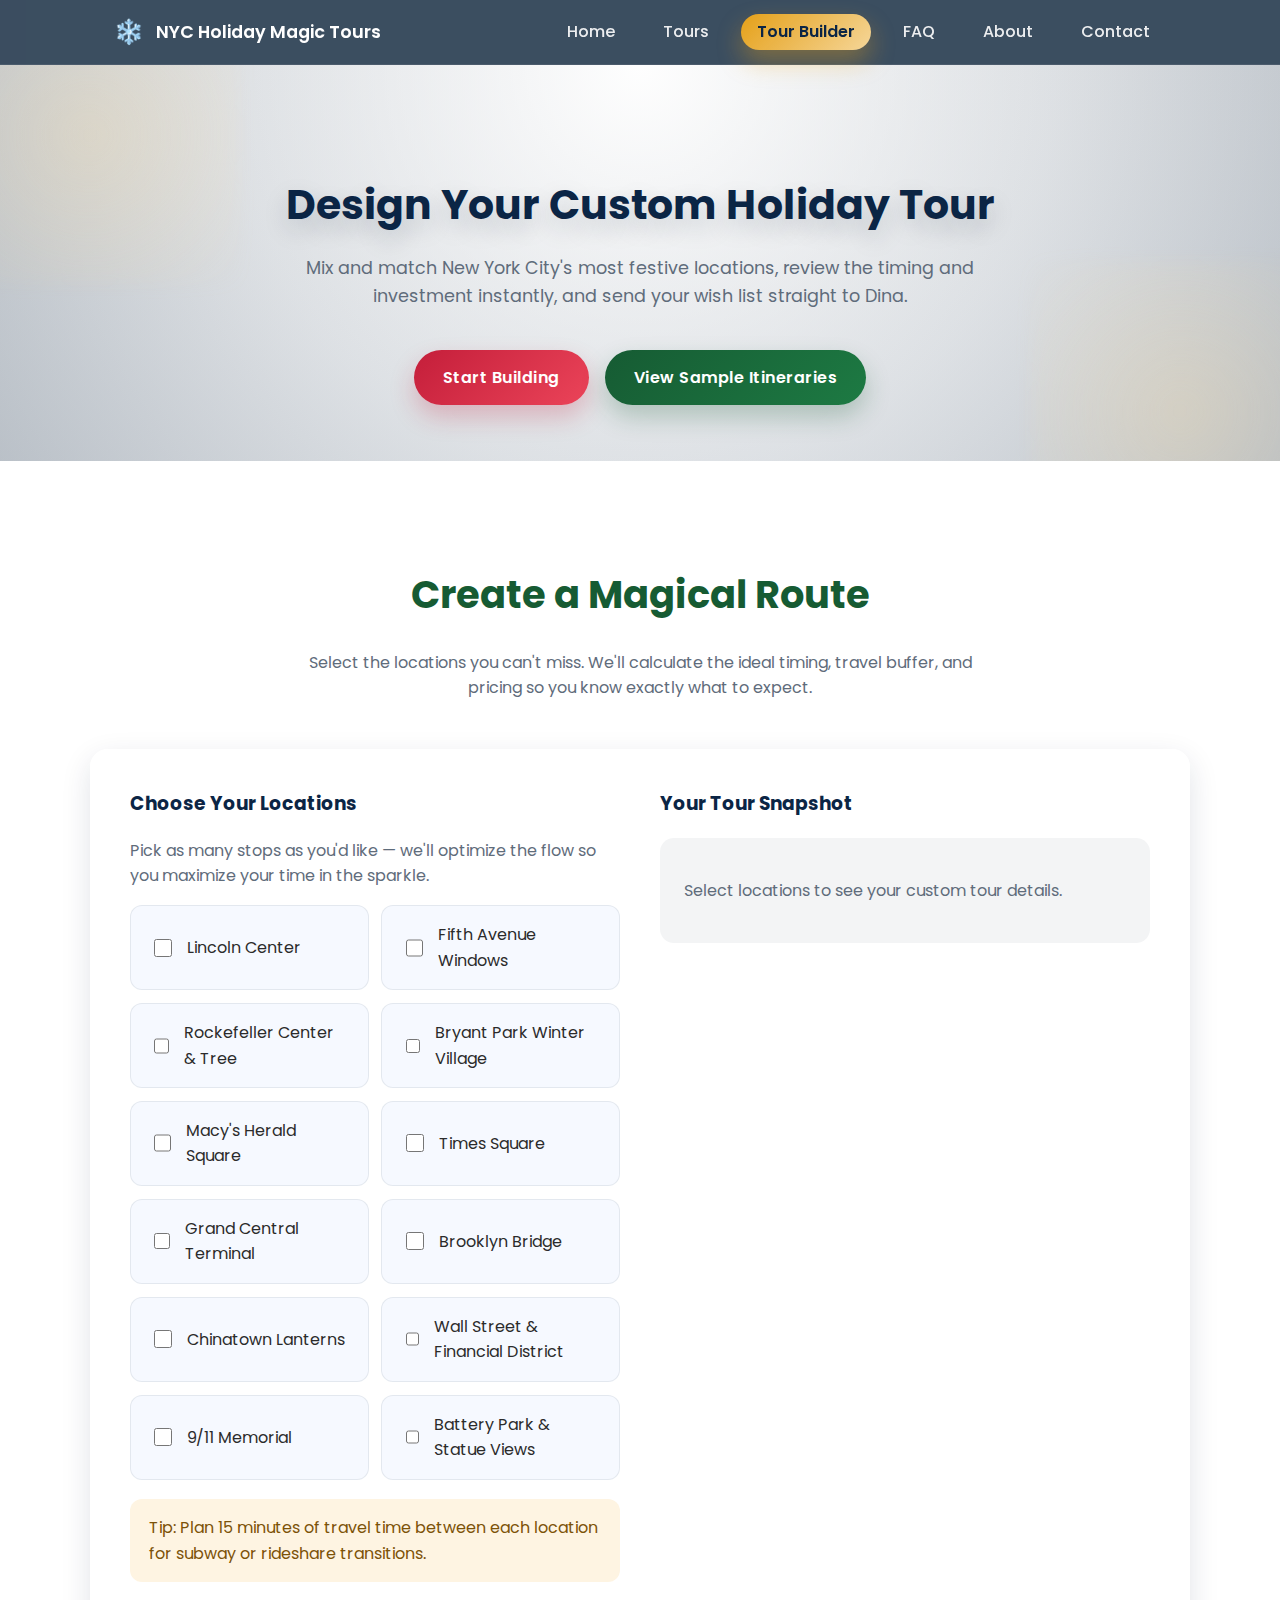
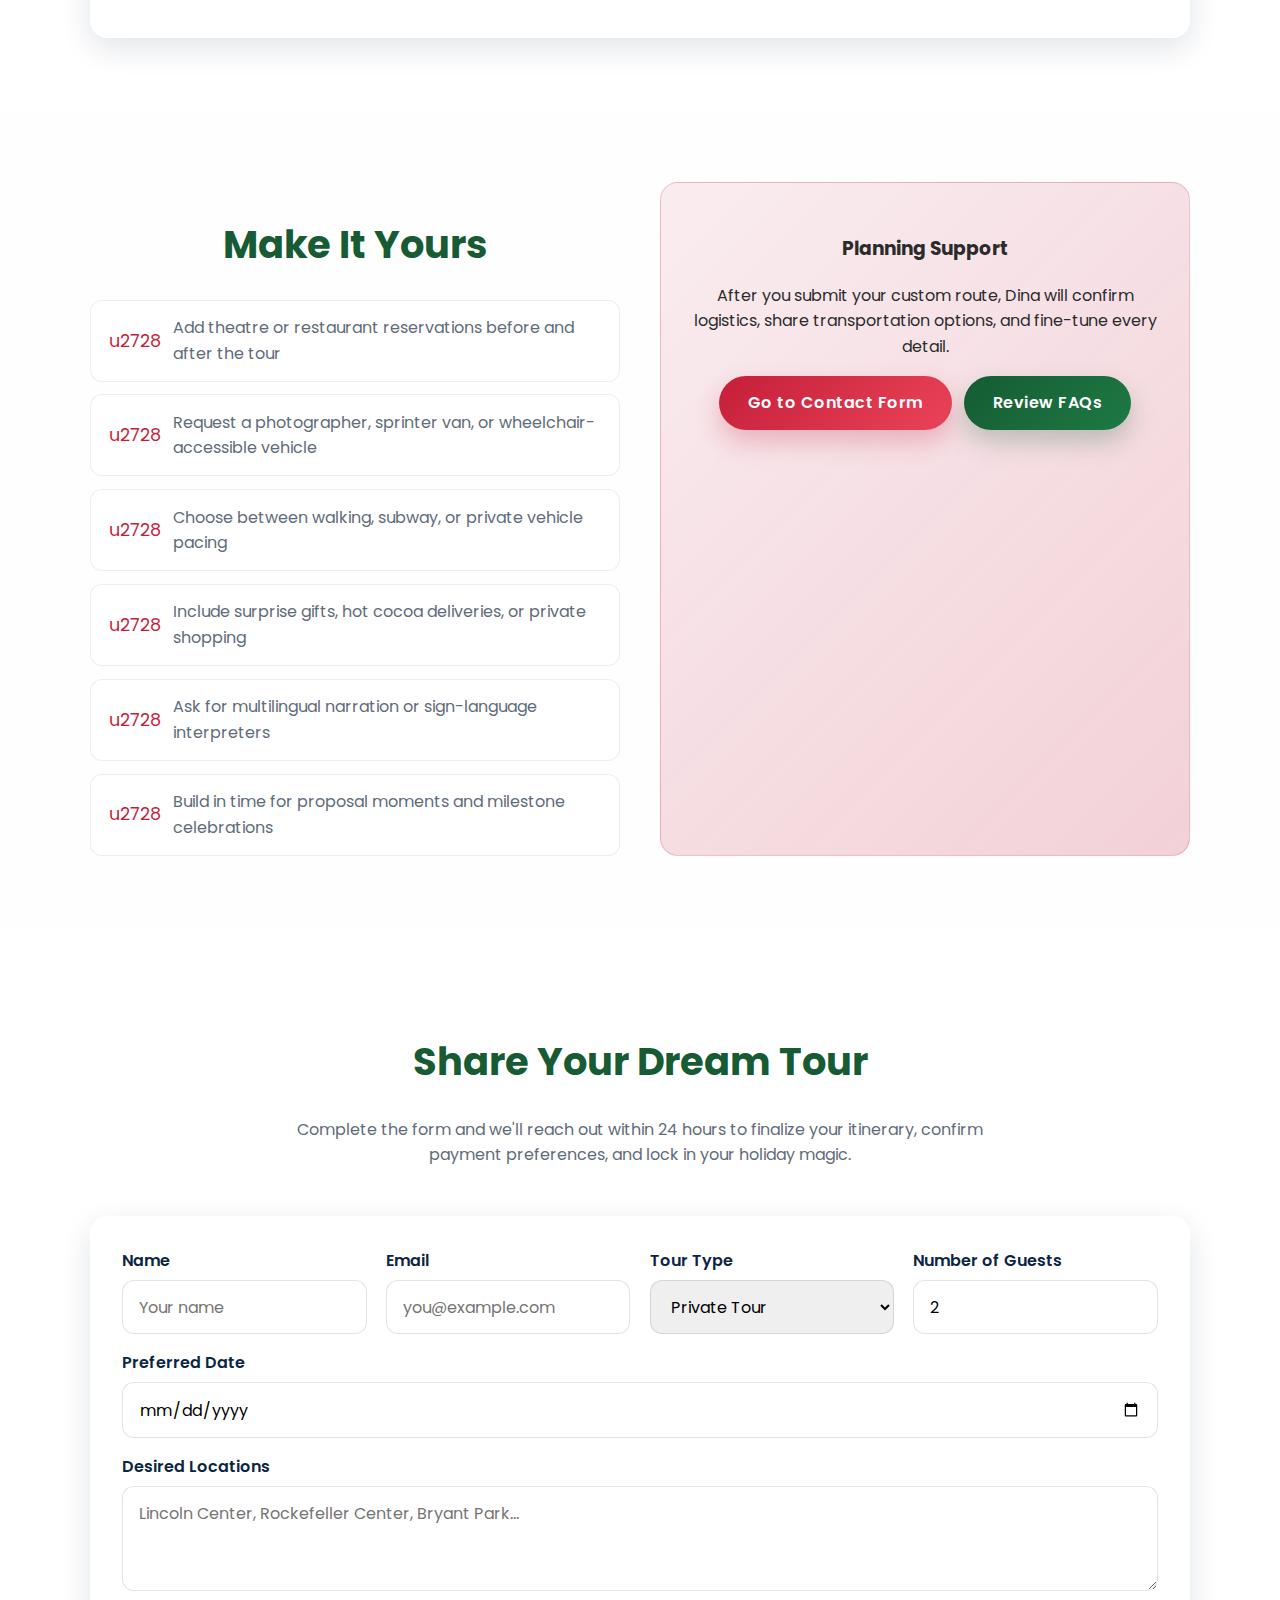
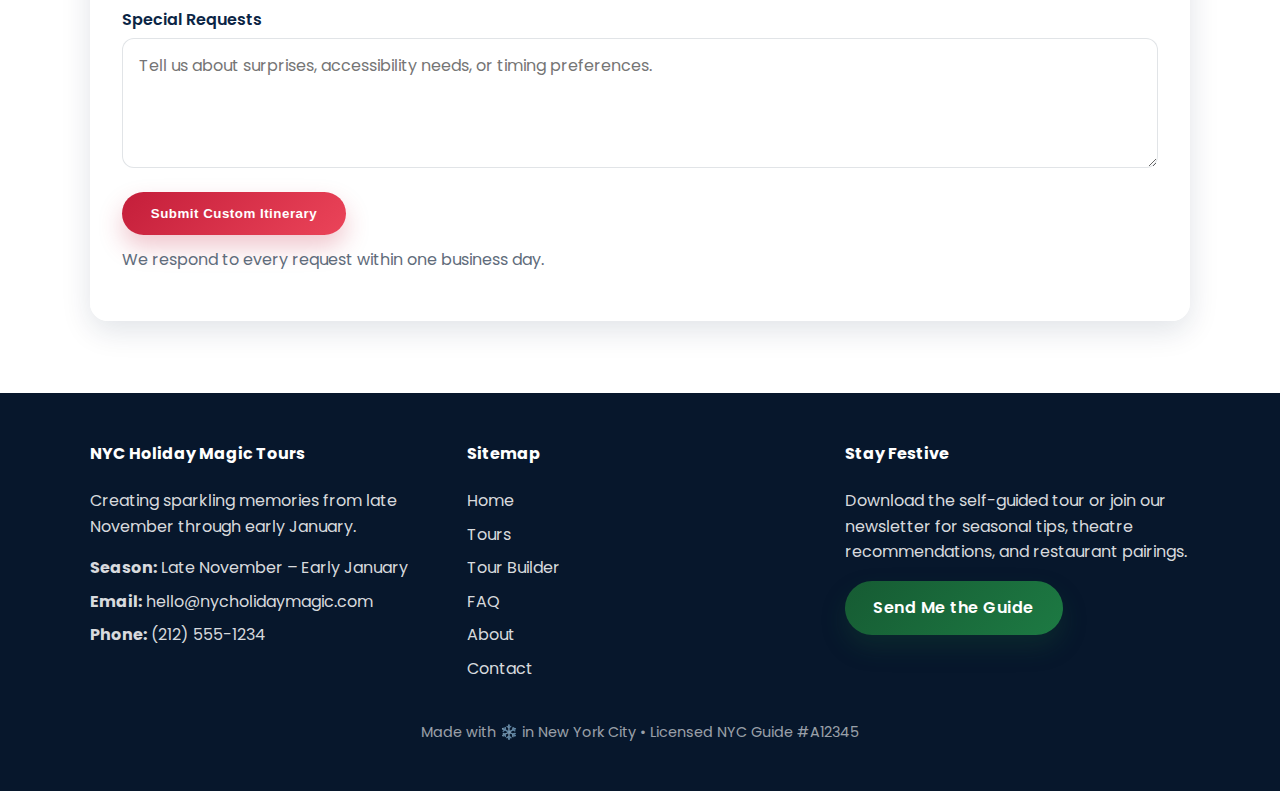
<file: tour-builder.html>
<!DOCTYPE html>
<html lang="en">
<head>
    <meta charset="UTF-8" />
    <meta name="viewport" content="width=device-width, initial-scale=1.0" />
    <title>Tour Builder | NYC Holiday Magic Tours</title>
    <link rel="preconnect" href="https://fonts.googleapis.com" />
    <link rel="preconnect" href="https://fonts.gstatic.com" crossorigin />
    <link href="https://fonts.googleapis.com/css2?family=Poppins:wght@400;500;600;700&display=swap" rel="stylesheet" />
    <link rel="stylesheet" href="assets/css/main.css" />
    <script src="assets/js/site.js" defer></script>
</head>
<body>
    <header class="site-header">
        <div class="header-content">
            <a class="branding" href="index.html">
                <span class="snowflake" aria-hidden="true">❄️</span>
                <span>NYC Holiday Magic Tours</span>
            </a>
            <nav aria-label="Primary">
                <ul class="nav-links">
                    <li><a href="index.html">Home</a></li>
                    <li><a href="tours.html">Tours</a></li>
                    <li><a href="tour-builder.html">Tour Builder</a></li>
                    <li><a href="faq.html">FAQ</a></li>
                    <li><a href="about.html">About</a></li>
                    <li><a href="contact.html">Contact</a></li>
                </ul>
            </nav>
        </div>
    </header>

    <main>
        <section class="hero page-hero">
            <h1>Design Your Custom Holiday Tour</h1>
            <p>Mix and match New York City&apos;s most festive locations, review the timing and investment instantly, and send your wish list straight to Dina.</p>
            <div class="hero-actions">
                <a class="button" href="#builder" data-scroll-target="#builder">Start Building</a>
                <a class="button secondary" href="tours.html">View Sample Itineraries</a>
            </div>
        </section>

        <section class="section light" id="builder">
            <div class="container">
                <h2>Create a Magical Route</h2>
                <p class="section-intro">Select the locations you can&apos;t miss. We&apos;ll calculate the ideal timing, travel buffer, and pricing so you know exactly what to expect.</p>
                <div class="tour-builder">
                    <div class="builder-panel">
                        <h3>Choose Your Locations</h3>
                        <p class="text-muted">Pick as many stops as you&apos;d like &mdash; we&apos;ll optimize the flow so you maximize your time in the sparkle.</p>
                        <div class="location-grid">
                            <label class="location-checkbox">
                                <input type="checkbox" value="Lincoln Center" />
                                <span>Lincoln Center</span>
                            </label>
                            <label class="location-checkbox">
                                <input type="checkbox" value="Fifth Avenue" />
                                <span>Fifth Avenue Windows</span>
                            </label>
                            <label class="location-checkbox">
                                <input type="checkbox" value="Rockefeller Center" />
                                <span>Rockefeller Center &amp; Tree</span>
                            </label>
                            <label class="location-checkbox">
                                <input type="checkbox" value="Bryant Park Winter Village" />
                                <span>Bryant Park Winter Village</span>
                            </label>
                            <label class="location-checkbox">
                                <input type="checkbox" value="Macy's Herald Square" />
                                <span>Macy&apos;s Herald Square</span>
                            </label>
                            <label class="location-checkbox">
                                <input type="checkbox" value="Times Square" />
                                <span>Times Square</span>
                            </label>
                            <label class="location-checkbox">
                                <input type="checkbox" value="Grand Central Terminal" />
                                <span>Grand Central Terminal</span>
                            </label>
                            <label class="location-checkbox">
                                <input type="checkbox" value="Brooklyn Bridge" />
                                <span>Brooklyn Bridge</span>
                            </label>
                            <label class="location-checkbox">
                                <input type="checkbox" value="Chinatown" />
                                <span>Chinatown Lanterns</span>
                            </label>
                            <label class="location-checkbox">
                                <input type="checkbox" value="Wall Street & Financial District" />
                                <span>Wall Street &amp; Financial District</span>
                            </label>
                            <label class="location-checkbox">
                                <input type="checkbox" value="9/11 Memorial" />
                                <span>9/11 Memorial</span>
                            </label>
                            <label class="location-checkbox">
                                <input type="checkbox" value="Battery Park & Statue Views" />
                                <span>Battery Park &amp; Statue Views</span>
                            </label>
                        </div>
                        <p class="notice">Tip: Plan 15 minutes of travel time between each location for subway or rideshare transitions.</p>
                    </div>
                    <div class="builder-panel">
                        <h3>Your Tour Snapshot</h3>
                        <div class="selected-summary" id="selectedLocations">
                            <p class="text-muted">Select locations to see your custom tour details.</p>
                        </div>
                        <div class="estimate-panel is-hidden" id="estimateDetails">
                            <h4>Estimated Timing &amp; Investment</h4>
                            <div class="estimate-stats">
                                <div class="estimate-card">
                                    <strong id="estimatedTime">0</strong>
                                    <div class="text-muted">Approximate duration</div>
                                </div>
                                <div class="estimate-card">
                                    <strong id="estimatedCost">$0</strong>
                                    <div class="text-muted">Private tour range</div>
                                </div>
                            </div>
                            <div class="notice is-hidden" id="lunchNote">Tours lasting 4+ hours include a cozy warm-up or lunch break.</div>
                            <div class="button-group mt-1">
                                <button id="customTourButton" type="button" class="button">Send to Contact Form</button>
                                <a class="button secondary" href="contact.html">Ask a Question</a>
                            </div>
                        </div>
                    </div>
                </div>
            </div>
        </section>

        <section class="section alt">
            <div class="container two-column">
                <div>
                    <h2>Make It Yours</h2>
                    <ul class="feature-list" aria-label="Customization options">
                        <li>Add theatre or restaurant reservations before and after the tour</li>
                        <li>Request a photographer, sprinter van, or wheelchair-accessible vehicle</li>
                        <li>Choose between walking, subway, or private vehicle pacing</li>
                        <li>Include surprise gifts, hot cocoa deliveries, or private shopping</li>
                        <li>Ask for multilingual narration or sign-language interpreters</li>
                        <li>Build in time for proposal moments and milestone celebrations</li>
                    </ul>
                </div>
                <div class="cta-panel">
                    <h3>Planning Support</h3>
                    <p>After you submit your custom route, Dina will confirm logistics, share transportation options, and fine-tune every detail.</p>
                    <div class="button-group mt-1">
                        <a class="button" href="#builderContactForm" data-scroll-target="#builderContactForm">Go to Contact Form</a>
                        <a class="button secondary" href="faq.html">Review FAQs</a>
                    </div>
                </div>
            </div>
        </section>

        <section class="section light">
            <div class="container">
                <h2>Share Your Dream Tour</h2>
                <p class="section-intro">Complete the form and we&apos;ll reach out within 24 hours to finalize your itinerary, confirm payment preferences, and lock in your holiday magic.</p>
                <form id="builderContactForm" class="contact-card" data-contact-form>
                    <div class="form-grid">
                        <div class="form-group">
                            <label for="name">Name</label>
                            <input id="name" name="name" type="text" placeholder="Your name" required />
                        </div>
                        <div class="form-group">
                            <label for="email">Email</label>
                            <input id="email" name="email" type="email" placeholder="you@example.com" required />
                        </div>
                        <div class="form-group">
                            <label for="tourType">Tour Type</label>
                            <select id="tourType" name="tourType" required>
                                <option value="private">Private Tour</option>
                                <option value="group">Public Group Tour</option>
                                <option value="self-guided">Self-Guided Download</option>
                            </select>
                        </div>
                        <div class="form-group">
                            <label for="numPeople">Number of Guests</label>
                            <input id="numPeople" name="numPeople" type="number" min="1" max="20" value="2" />
                        </div>
                    </div>
                    <div class="form-group mt-1">
                        <label for="preferredDate">Preferred Date</label>
                        <input id="preferredDate" name="preferredDate" type="date" />
                    </div>
                    <div class="form-group mt-1">
                        <label for="desiredLocations">Desired Locations</label>
                        <textarea id="desiredLocations" name="desiredLocations" rows="3" placeholder="Lincoln Center, Rockefeller Center, Bryant Park..."></textarea>
                    </div>
                    <div class="form-group mt-1">
                        <label for="notes">Special Requests</label>
                        <textarea id="notes" name="notes" rows="4" placeholder="Tell us about surprises, accessibility needs, or timing preferences."></textarea>
                    </div>
                    <div class="mt-1-5">
                        <button type="submit" class="button">Submit Custom Itinerary</button>
                        <p class="text-muted mt-0-75">We respond to every request within one business day.</p>
                    </div>
                </form>
            </div>
        </section>
    </main>

    <footer class="site-footer">
        <div class="footer-grid">
            <div>
                <h4>NYC Holiday Magic Tours</h4>
                <p>Creating sparkling memories from late November through early January.</p>
                <ul class="footer-links">
                    <li><strong>Season:</strong> Late November &ndash; Early January</li>
                    <li><strong>Email:</strong> <a href="mailto:hello@nycholidaymagic.com">hello@nycholidaymagic.com</a></li>
                    <li><strong>Phone:</strong> <a href="tel:+12125551234">(212) 555-1234</a></li>
                </ul>
            </div>
            <div>
                <h4>Sitemap</h4>
                <ul class="footer-sitemap" aria-label="Sitemap">
                    <li><a href="index.html">Home</a></li>
                    <li><a href="tours.html">Tours</a></li>
                    <li><a href="tour-builder.html">Tour Builder</a></li>
                    <li><a href="faq.html">FAQ</a></li>
                    <li><a href="about.html">About</a></li>
                    <li><a href="contact.html">Contact</a></li>
                </ul>
            </div>
            <div>
                <h4>Stay Festive</h4>
                <p>Download the self-guided tour or join our newsletter for seasonal tips, theatre recommendations, and restaurant pairings.</p>
                <div class="button-group justify-start">
                    <a class="button secondary" href="#guideModal" data-open-guide-modal>Send Me the Guide</a>
                </div>
            </div>
        </div>
        <p class="footer-note">Made with ❄️ in New York City &bull; Licensed NYC Guide #A12345</p>
    </footer>

    <div class="site-modal" id="guideModal" role="dialog" aria-modal="true" aria-labelledby="guideModalTitle">
        <div class="modal-content">
            <button class="modal-close" type="button" aria-label="Close" data-close-modal>&times;</button>
            <h3 id="guideModalTitle">Free Self-Guided Holiday Tour</h3>
            <p>Share your email and we&apos;ll send you our favorite DIY route featuring Fifth Avenue windows, Rockefeller Center, and sweet treat stops.</p>
            <form>
                <div class="form-group">
                    <label for="guideName">Name</label>
                    <input id="guideName" name="guideName" type="text" placeholder="Your name" />
                </div>
                <div class="form-group mt-1">
                    <label for="guideEmail">Email</label>
                    <input id="guideEmail" name="guideEmail" type="email" placeholder="you@example.com" required />
                </div>
                <div class="mt-1-5">
                    <button type="submit" class="button">Send the Guide</button>
                </div>
            </form>
        </div>
    </div>
</body>
</html>
</file>
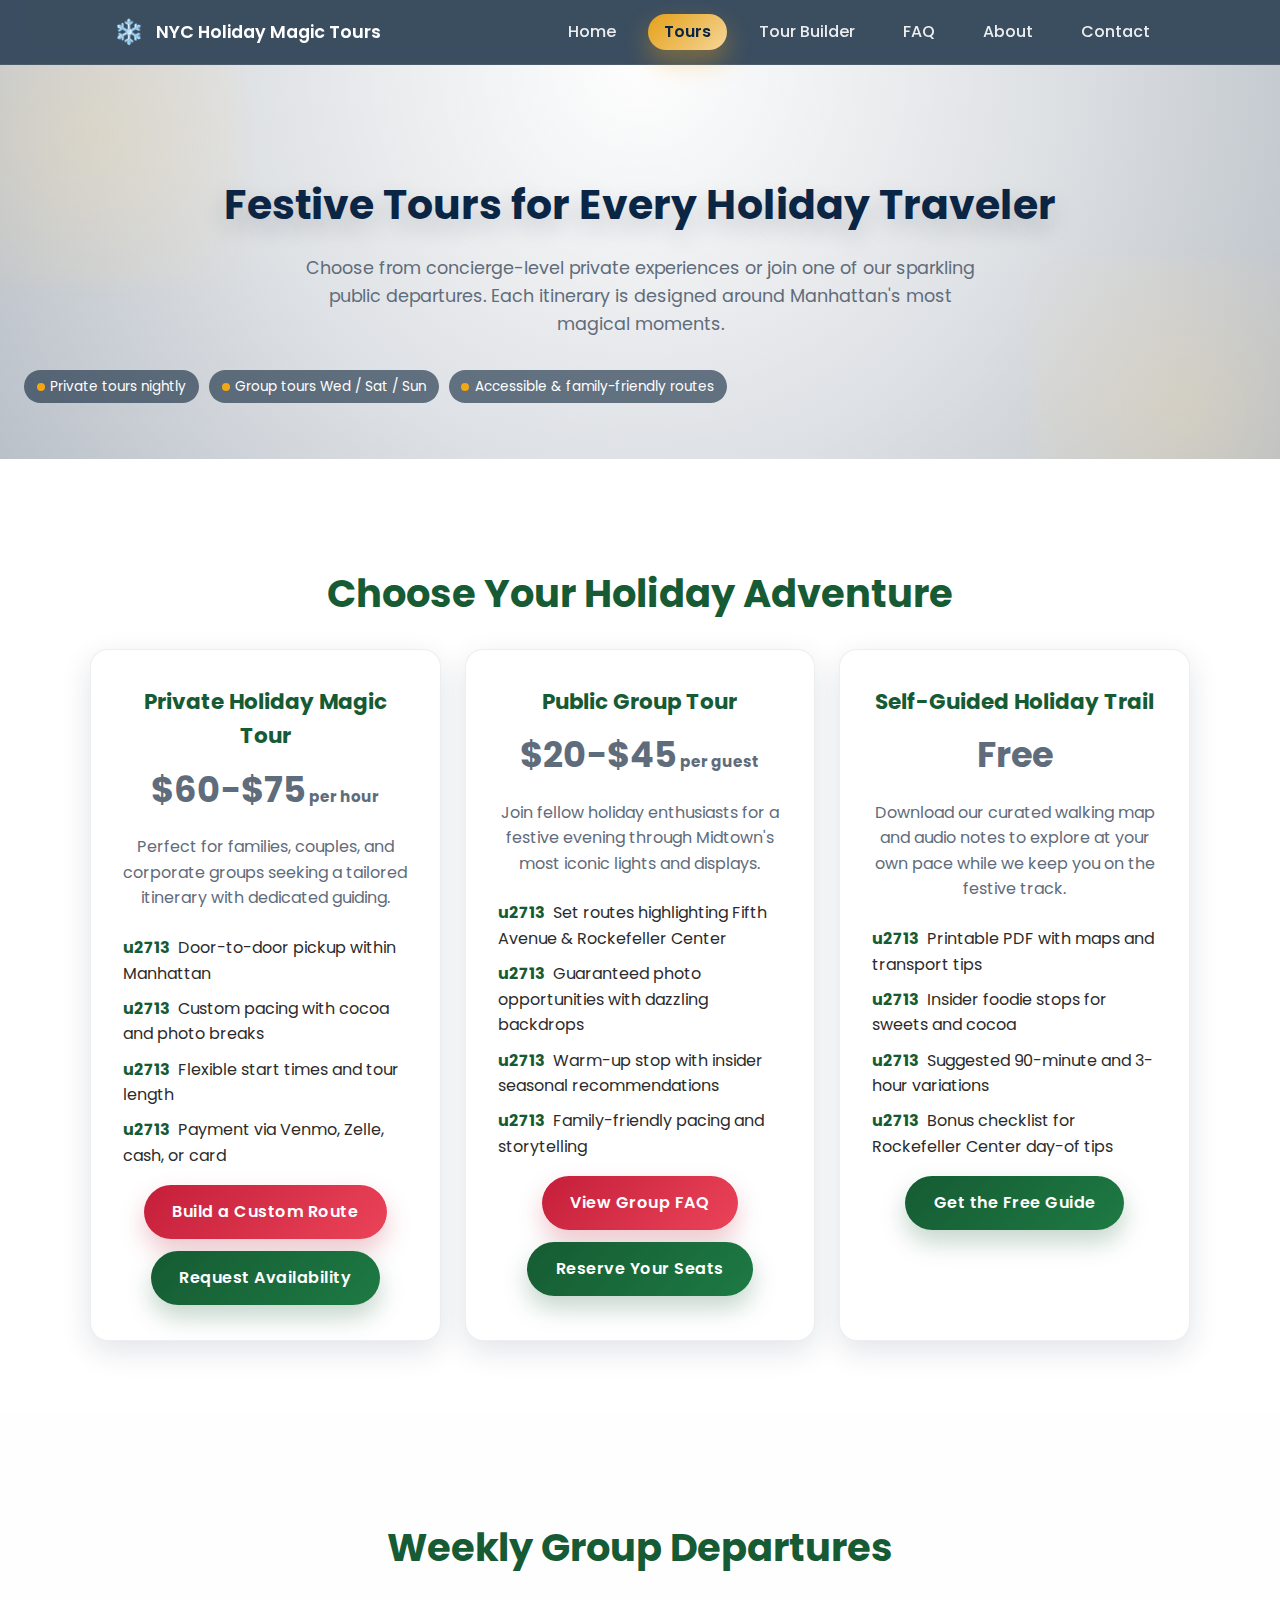
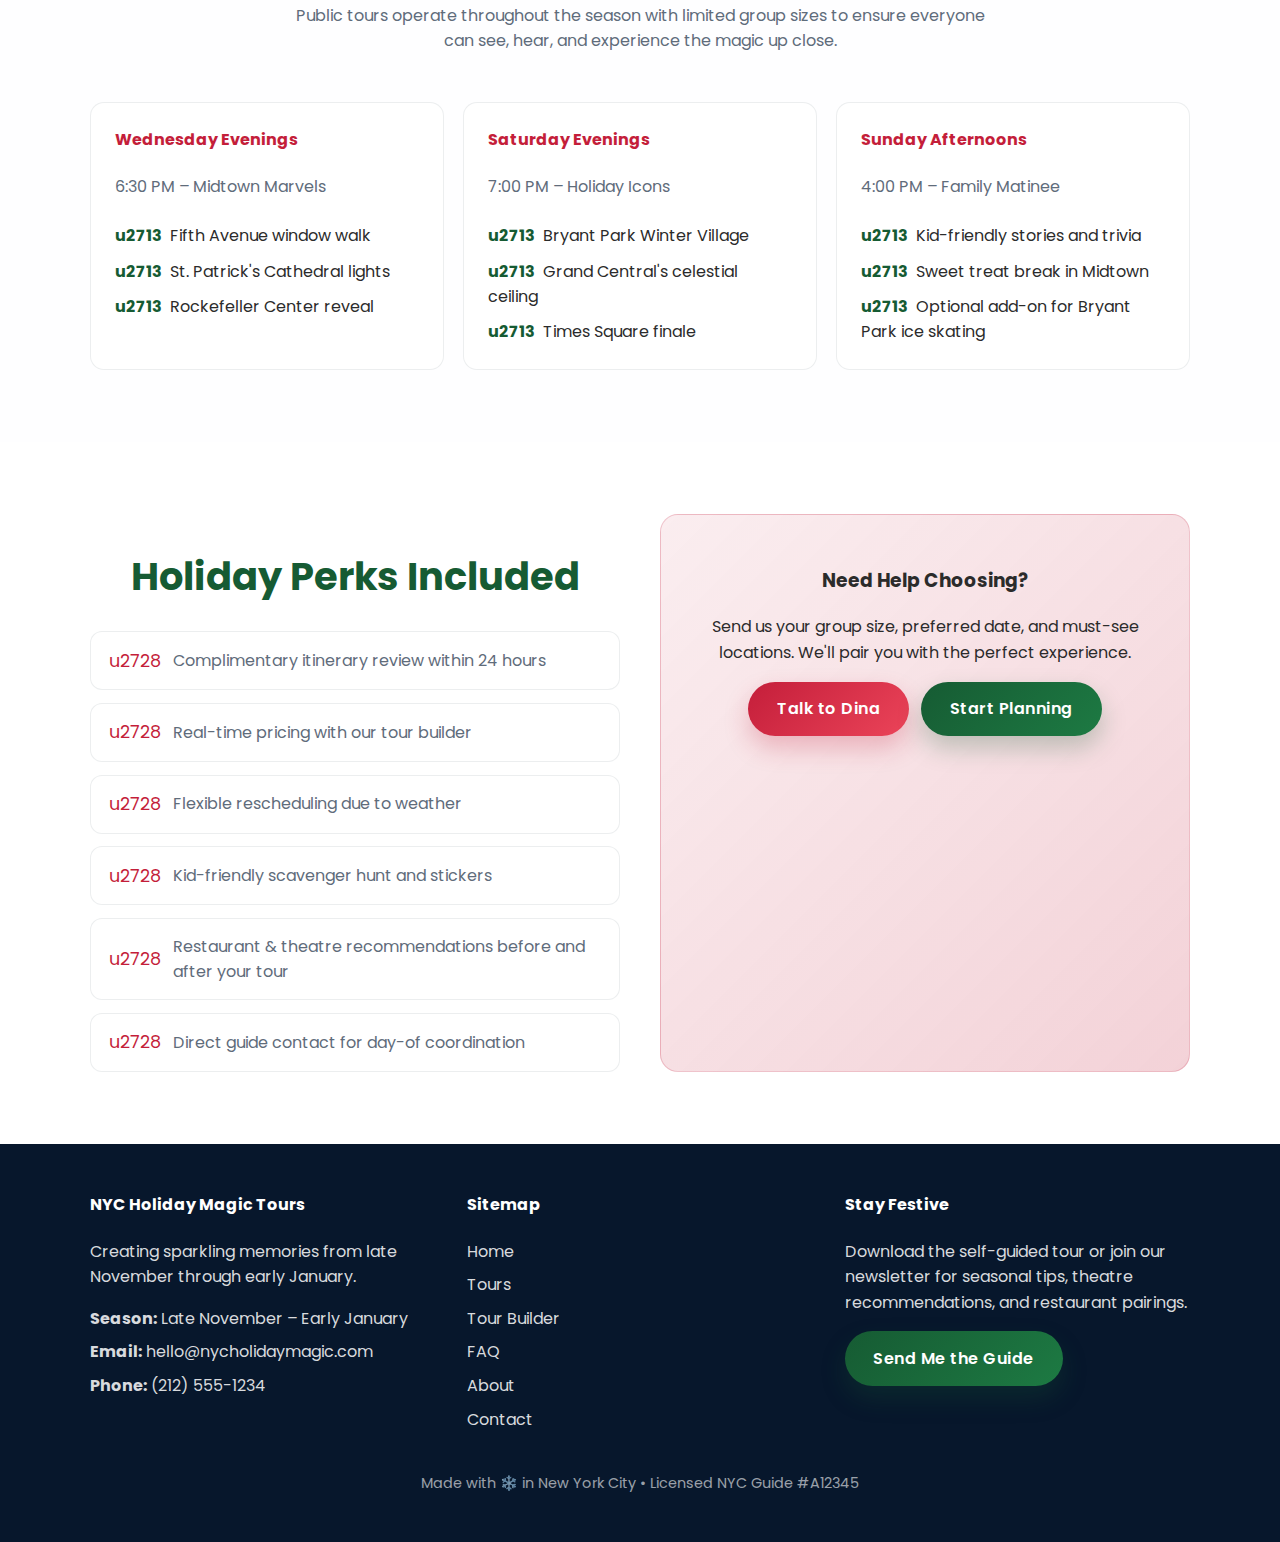
<file: tours.html>
<!DOCTYPE html>
<html lang="en">
<head>
    <meta charset="UTF-8" />
    <meta name="viewport" content="width=device-width, initial-scale=1.0" />
    <title>Tours | NYC Holiday Magic Tours</title>
    <link rel="preconnect" href="https://fonts.googleapis.com" />
    <link rel="preconnect" href="https://fonts.gstatic.com" crossorigin />
    <link href="https://fonts.googleapis.com/css2?family=Poppins:wght@400;500;600;700&display=swap" rel="stylesheet" />
    <link rel="stylesheet" href="assets/css/main.css" />
    <script src="assets/js/site.js" defer></script>
</head>
<body>
    <header class="site-header">
        <div class="header-content">
            <a class="branding" href="index.html">
                <span class="snowflake" aria-hidden="true">❄️</span>
                <span>NYC Holiday Magic Tours</span>
            </a>
            <nav aria-label="Primary">
                <ul class="nav-links">
                    <li><a href="index.html">Home</a></li>
                    <li><a href="tours.html">Tours</a></li>
                    <li><a href="tour-builder.html">Tour Builder</a></li>
                    <li><a href="faq.html">FAQ</a></li>
                    <li><a href="about.html">About</a></li>
                    <li><a href="contact.html">Contact</a></li>
                </ul>
            </nav>
        </div>
    </header>

    <main>
        <section class="hero page-hero">
            <h1>Festive Tours for Every Holiday Traveler</h1>
            <p>Choose from concierge-level private experiences or join one of our sparkling public departures. Each itinerary is designed around Manhattan&apos;s most magical moments.</p>
            <div class="badge-row" role="list">
                <span class="badge" role="listitem"><span class="dot" aria-hidden="true"></span> Private tours nightly</span>
                <span class="badge" role="listitem"><span class="dot" aria-hidden="true"></span> Group tours Wed / Sat / Sun</span>
                <span class="badge" role="listitem"><span class="dot" aria-hidden="true"></span> Accessible &amp; family-friendly routes</span>
            </div>
        </section>

        <section class="section light">
            <div class="container">
                <h2>Choose Your Holiday Adventure</h2>
                <div class="pricing-grid">
                    <article class="card pricing-card">
                        <h3>Private Holiday Magic Tour</h3>
                        <p class="price-tag">$60-$75<span class="price-caption"> per hour</span></p>
                        <p>Perfect for families, couples, and corporate groups seeking a tailored itinerary with dedicated guiding.</p>
                        <ul class="inclusions-list">
                            <li>Door-to-door pickup within Manhattan</li>
                            <li>Custom pacing with cocoa and photo breaks</li>
                            <li>Flexible start times and tour length</li>
                            <li>Payment via Venmo, Zelle, cash, or card</li>
                        </ul>
                        <div class="button-group mt-1">
                            <a class="button" href="tour-builder.html">Build a Custom Route</a>
                            <a class="button secondary" href="contact.html">Request Availability</a>
                        </div>
                    </article>
                    <article class="card pricing-card">
                        <h3>Public Group Tour</h3>
                        <p class="price-tag">$20-$45<span class="price-caption"> per guest</span></p>
                        <p>Join fellow holiday enthusiasts for a festive evening through Midtown&apos;s most iconic lights and displays.</p>
                        <ul class="inclusions-list">
                            <li>Set routes highlighting Fifth Avenue &amp; Rockefeller Center</li>
                            <li>Guaranteed photo opportunities with dazzling backdrops</li>
                            <li>Warm-up stop with insider seasonal recommendations</li>
                            <li>Family-friendly pacing and storytelling</li>
                        </ul>
                        <div class="button-group mt-1">
                            <a class="button" href="faq.html">View Group FAQ</a>
                            <a class="button secondary" href="contact.html">Reserve Your Seats</a>
                        </div>
                    </article>
                    <article class="card pricing-card">
                        <h3>Self-Guided Holiday Trail</h3>
                        <p class="price-tag">Free</p>
                        <p>Download our curated walking map and audio notes to explore at your own pace while we keep you on the festive track.</p>
                        <ul class="inclusions-list">
                            <li>Printable PDF with maps and transport tips</li>
                            <li>Insider foodie stops for sweets and cocoa</li>
                            <li>Suggested 90-minute and 3-hour variations</li>
                            <li>Bonus checklist for Rockefeller Center day-of tips</li>
                        </ul>
                        <div class="button-group mt-1">
                            <a class="button secondary" href="#guideModal" data-open-guide-modal>Get the Free Guide</a>
                        </div>
                    </article>
                </div>
            </div>
        </section>

        <section class="section alt">
            <div class="container">
                <h2>Weekly Group Departures</h2>
                <p class="section-intro">Public tours operate throughout the season with limited group sizes to ensure everyone can see, hear, and experience the magic up close.</p>
                <div class="schedule">
                    <article class="schedule-card">
                        <h4>Wednesday Evenings</h4>
                        <p class="text-muted">6:30 PM &ndash; Midtown Marvels</p>
                        <ul class="inclusions-list">
                            <li>Fifth Avenue window walk</li>
                            <li>St. Patrick&apos;s Cathedral lights</li>
                            <li>Rockefeller Center reveal</li>
                        </ul>
                    </article>
                    <article class="schedule-card">
                        <h4>Saturday Evenings</h4>
                        <p class="text-muted">7:00 PM &ndash; Holiday Icons</p>
                        <ul class="inclusions-list">
                            <li>Bryant Park Winter Village</li>
                            <li>Grand Central&apos;s celestial ceiling</li>
                            <li>Times Square finale</li>
                        </ul>
                    </article>
                    <article class="schedule-card">
                        <h4>Sunday Afternoons</h4>
                        <p class="text-muted">4:00 PM &ndash; Family Matinee</p>
                        <ul class="inclusions-list">
                            <li>Kid-friendly stories and trivia</li>
                            <li>Sweet treat break in Midtown</li>
                            <li>Optional add-on for Bryant Park ice skating</li>
                        </ul>
                    </article>
                </div>
            </div>
        </section>

        <section class="section light">
            <div class="container two-column">
                <div>
                    <h2>Holiday Perks Included</h2>
                    <ul class="feature-list" aria-label="Perks">
                        <li>Complimentary itinerary review within 24 hours</li>
                        <li>Real-time pricing with our tour builder</li>
                        <li>Flexible rescheduling due to weather</li>
                        <li>Kid-friendly scavenger hunt and stickers</li>
                        <li>Restaurant &amp; theatre recommendations before and after your tour</li>
                        <li>Direct guide contact for day-of coordination</li>
                    </ul>
                </div>
                <div class="cta-panel">
                    <h3>Need Help Choosing?</h3>
                    <p>Send us your group size, preferred date, and must-see locations. We&apos;ll pair you with the perfect experience.</p>
                    <div class="button-group mt-1">
                        <a class="button" href="contact.html">Talk to Dina</a>
                        <a class="button secondary" href="tour-builder.html">Start Planning</a>
                    </div>
                </div>
            </div>
        </section>
    </main>

    <footer class="site-footer">
        <div class="footer-grid">
            <div>
                <h4>NYC Holiday Magic Tours</h4>
                <p>Creating sparkling memories from late November through early January.</p>
                <ul class="footer-links">
                    <li><strong>Season:</strong> Late November &ndash; Early January</li>
                    <li><strong>Email:</strong> <a href="mailto:hello@nycholidaymagic.com">hello@nycholidaymagic.com</a></li>
                    <li><strong>Phone:</strong> <a href="tel:+12125551234">(212) 555-1234</a></li>
                </ul>
            </div>
            <div>
                <h4>Sitemap</h4>
                <ul class="footer-sitemap" aria-label="Sitemap">
                    <li><a href="index.html">Home</a></li>
                    <li><a href="tours.html">Tours</a></li>
                    <li><a href="tour-builder.html">Tour Builder</a></li>
                    <li><a href="faq.html">FAQ</a></li>
                    <li><a href="about.html">About</a></li>
                    <li><a href="contact.html">Contact</a></li>
                </ul>
            </div>
            <div>
                <h4>Stay Festive</h4>
                <p>Download the self-guided tour or join our newsletter for seasonal tips, theatre recommendations, and restaurant pairings.</p>
                <div class="button-group justify-start">
                    <a class="button secondary" href="#guideModal" data-open-guide-modal>Send Me the Guide</a>
                </div>
            </div>
        </div>
        <p class="footer-note">Made with ❄️ in New York City &bull; Licensed NYC Guide #A12345</p>
    </footer>

    <div class="site-modal" id="guideModal" role="dialog" aria-modal="true" aria-labelledby="guideModalTitle">
        <div class="modal-content">
            <button class="modal-close" type="button" aria-label="Close" data-close-modal>&times;</button>
            <h3 id="guideModalTitle">Free Self-Guided Holiday Tour</h3>
            <p>Share your email and we&apos;ll send you our favorite DIY route featuring Fifth Avenue windows, Rockefeller Center, and sweet treat stops.</p>
            <form>
                <div class="form-group">
                    <label for="guideName">Name</label>
                    <input id="guideName" name="guideName" type="text" placeholder="Your name" />
                </div>
                <div class="form-group mt-1">
                    <label for="guideEmail">Email</label>
                    <input id="guideEmail" name="guideEmail" type="email" placeholder="you@example.com" required />
                </div>
                <div class="mt-1-5">
                    <button type="submit" class="button">Send the Guide</button>
                </div>
            </form>
        </div>
    </div>
</body>
</html>
</file>
<file: assets/css/main.css>
:root {
    --snow-white: #ffffff;
    --evergreen: #165b33;
    --cranberry: #c41e3a;
    --midnight: #0b2545;
    --frost: #f5f9ff;
    --gold: #f3a712;
    --text-dark: #2b2b2b;
    --text-muted: #5f6c7b;
    --shadow-soft: 0 10px 30px rgba(9, 30, 66, 0.12);
    --radius-large: 18px;
    --max-width: 1100px;
    font-family: 'Poppins', 'Segoe UI', Tahoma, sans-serif;
}

* {
    box-sizing: border-box;
}

body {
    margin: 0;
    background: linear-gradient(180deg, rgba(10, 32, 56, 0.04) 0%, rgba(241, 247, 255, 0.9) 100%);
    color: var(--text-dark);
    font-family: 'Poppins', 'Segoe UI', Tahoma, sans-serif;
    line-height: 1.6;
    min-height: 100vh;
    display: flex;
    flex-direction: column;
}

a {
    color: inherit;
    text-decoration: none;
}

a:hover,
a:focus {
    text-decoration: none;
}

main {
    flex: 1;
}

.section {
    padding: 4.5rem 1.5rem;
}

.section.light {
    background: var(--snow-white);
}

.section.alt {
    background: rgba(255, 255, 255, 0.85);
}

.section h2 {
    text-align: center;
    font-size: clamp(2rem, 3vw, 2.8rem);
    margin-bottom: 1.5rem;
    color: var(--evergreen);
}

.section p.section-intro {
    max-width: 720px;
    margin: 0 auto 3rem;
    text-align: center;
    color: var(--text-muted);
}

.section p.section-intro.text-left {
    text-align: left;
}

.container {
    max-width: var(--max-width);
    margin: 0 auto;
}

.button,
button,
input[type="submit"] {
    display: inline-flex;
    align-items: center;
    justify-content: center;
    gap: 0.5rem;
    padding: 0.9rem 1.8rem;
    border-radius: 999px;
    border: none;
    font-weight: 600;
    letter-spacing: 0.5px;
    background: linear-gradient(135deg, var(--cranberry), #eb4459);
    color: var(--snow-white);
    cursor: pointer;
    transition: transform 0.2s ease, box-shadow 0.3s ease;
    box-shadow: 0 12px 25px rgba(196, 30, 58, 0.25);
}

.button.secondary {
    background: linear-gradient(135deg, var(--evergreen), #1d7a43);
    box-shadow: 0 12px 25px rgba(22, 91, 51, 0.25);
}

.button:hover,
.button:focus,
button:hover,
button:focus,
input[type="submit"]:hover,
input[type="submit"]:focus {
    transform: translateY(-1px);
    box-shadow: 0 16px 32px rgba(12, 43, 72, 0.15);
}

header.site-header {
    position: sticky;
    top: 0;
    z-index: 10;
    backdrop-filter: blur(10px);
    background: rgba(12, 35, 57, 0.8);
    border-bottom: 1px solid rgba(255, 255, 255, 0.08);
}

.header-content {
    max-width: var(--max-width);
    margin: 0 auto;
    padding: 0.8rem 1.5rem;
    display: flex;
    align-items: center;
    justify-content: space-between;
    color: var(--snow-white);
}

.branding {
    display: flex;
    align-items: center;
    gap: 0.75rem;
    font-weight: 600;
    font-size: 1.1rem;
}

.branding .snowflake {
    font-size: 1.5rem;
}

.nav-links {
    list-style: none;
    display: flex;
    align-items: center;
    gap: 1rem;
    margin: 0;
    padding: 0;
}

.nav-links a {
    padding: 0.4rem 1rem;
    border-radius: 999px;
    font-weight: 500;
    color: rgba(255, 255, 255, 0.9);
    transition: background 0.3s ease, color 0.3s ease, transform 0.2s;
}

.nav-links a:hover,
.nav-links a:focus {
    background: rgba(255, 255, 255, 0.12);
    color: var(--snow-white);
}

.nav-links a.active {
    background: linear-gradient(135deg, rgba(243, 167, 18, 0.92), rgba(255, 221, 155, 0.95));
    color: var(--midnight);
    font-weight: 600;
    box-shadow: 0 12px 24px rgba(243, 167, 18, 0.35);
}

.hero {
    position: relative;
    padding: 6rem 1.5rem 5rem;
    text-align: center;
    overflow: hidden;
    background: radial-gradient(circle at top, rgba(255, 255, 255, 0.9) 0%, rgba(10, 32, 56, 0.1) 55%, rgba(10, 32, 56, 0.25) 100%);
}

.hero.page-hero {
    padding: 5rem 1.5rem 3.5rem;
}

.hero.page-hero h1 {
    font-size: clamp(2.2rem, 3.2vw, 3rem);
}

.hero.page-hero p {
    margin-bottom: 2rem;
}

.hero::before,
.hero::after {
    content: '';
    position: absolute;
    width: 300px;
    height: 300px;
    background: radial-gradient(circle, rgba(255, 221, 155, 0.25), rgba(255, 221, 155, 0));
    filter: blur(8px);
    z-index: 0;
}

.hero::before {
    top: -80px;
    left: -60px;
}

.hero::after {
    bottom: -100px;
    right: -50px;
}

.hero h1 {
    position: relative;
    z-index: 1;
    font-size: clamp(2.6rem, 4vw, 3.5rem);
    margin-bottom: 1rem;
    color: var(--midnight);
    text-shadow: 0 10px 25px rgba(12, 35, 57, 0.18);
}

.hero p {
    position: relative;
    z-index: 1;
    max-width: 700px;
    margin: 0 auto 2.5rem;
    color: var(--text-muted);
    font-size: 1.1rem;
}

.hero-actions {
    margin-top: 2.5rem;
    display: flex;
    gap: 1rem;
    justify-content: center;
    flex-wrap: wrap;
}

.grid {
    display: grid;
    gap: 1.5rem;
}

.grid.three {
    grid-template-columns: repeat(auto-fit, minmax(240px, 1fr));
}

.card {
    background: var(--snow-white);
    padding: 2rem;
    border-radius: var(--radius-large);
    box-shadow: var(--shadow-soft);
    position: relative;
    overflow: hidden;
}

.card .card-icon {
    font-size: 2rem;
    margin-bottom: 1rem;
}

.card h3 {
    margin-top: 0;
    color: var(--evergreen);
    font-size: 1.35rem;
}

.card p {
    color: var(--text-muted);
    margin-bottom: 0;
}

.pricing-grid {
    display: grid;
    gap: 1.5rem;
    grid-template-columns: repeat(auto-fit, minmax(260px, 1fr));
}

.pricing-card {
    border: 1px solid rgba(12, 35, 57, 0.08);
    padding: 2.2rem 2rem;
    text-align: center;
}

.pricing-card h3 {
    margin-bottom: 0.5rem;
}

.price-tag {
    font-size: 2.2rem;
    font-weight: 700;
    color: var(--cranberry);
    margin: 0.5rem 0 1rem;
}

.price-caption {
    color: var(--text-muted);
    font-size: 0.95rem;
}

.inclusions-list {
    list-style: none;
    padding: 0;
    margin: 1.5rem 0 0;
    display: grid;
    gap: 0.6rem;
    text-align: left;
}

.inclusions-list li::before {
    content: '\u2713';
    color: var(--evergreen);
    font-weight: 700;
    margin-right: 0.5rem;
}

.cta-panel {
    background: linear-gradient(135deg, rgba(196, 30, 58, 0.08), rgba(196, 30, 58, 0.2));
    border-radius: var(--radius-large);
    padding: 2rem;
    text-align: center;
    border: 1px solid rgba(196, 30, 58, 0.2);
}

.feature-list {
    list-style: none;
    padding: 0;
    margin: 0;
    display: grid;
    gap: 0.8rem;
}

.feature-list li {
    padding: 0.9rem 1.1rem;
    border-radius: 12px;
    background: rgba(255, 255, 255, 0.9);
    border: 1px solid rgba(12, 35, 57, 0.08);
    display: flex;
    align-items: center;
    gap: 0.75rem;
    color: var(--text-muted);
}

.feature-list li::before {
    content: '\u2728';
    color: var(--cranberry);
    font-size: 1.1rem;
}

.text-muted {
    color: var(--text-muted);
}

.is-hidden {
    display: none !important;
}

.highlight-banner {
    margin: 3rem auto 0;
    padding: 1.5rem;
    border-radius: var(--radius-large);
    background: linear-gradient(135deg, rgba(22, 91, 51, 0.1), rgba(196, 30, 58, 0.1));
    border: 1px solid rgba(196, 30, 58, 0.2);
    text-align: center;
}

.button-group {
    margin-top: 1rem;
    display: flex;
    gap: 0.75rem;
    flex-wrap: wrap;
    justify-content: center;
}

.button-group.justify-start {
    justify-content: flex-start;
}

.two-column {
    display: grid;
    gap: 2.5rem;
    grid-template-columns: repeat(auto-fit, minmax(280px, 1fr));
}

.stats {
    display: flex;
    flex-wrap: wrap;
    gap: 1.5rem;
    margin-top: 2rem;
}

.stat {
    flex: 1 1 160px;
    background: rgba(255, 255, 255, 0.85);
    border-radius: var(--radius-large);
    padding: 1.5rem;
    text-align: center;
    box-shadow: var(--shadow-soft);
}

.stat span {
    display: block;
    font-size: 2rem;
    font-weight: 700;
    color: var(--cranberry);
}

.guide-profile {
    display: grid;
    gap: 2.5rem;
    grid-template-columns: repeat(auto-fit, minmax(280px, 1fr));
    align-items: center;
}

.guide-profile .bio {
    background: rgba(255, 255, 255, 0.9);
    padding: 2.5rem;
    border-radius: var(--radius-large);
    box-shadow: var(--shadow-soft);
}

.guide-profile .bio h3 {
    margin-top: 0;
    color: var(--evergreen);
    font-size: 1.8rem;
}

.guide-profile .bio ul {
    margin: 1rem 0 0;
    padding-left: 1.2rem;
    color: var(--text-muted);
}

.feature-steps {
    list-style: decimal;
    padding-left: 1.2rem;
    display: grid;
    gap: 0.75rem;
}

.feature-steps li {
    background: transparent;
    border: none;
    padding: 0;
    color: var(--text-muted);
}

.mt-1 {
    margin-top: 1rem;
}

.mt-0-75 {
    margin-top: 0.75rem;
}

.mt-1-5 {
    margin-top: 1.5rem;
}

.mt-2 {
    margin-top: 2rem;
}

.mt-2-5 {
    margin-top: 2.5rem;
}

.tour-builder {
    background: rgba(255, 255, 255, 0.92);
    border-radius: var(--radius-large);
    box-shadow: var(--shadow-soft);
    padding: 2.5rem;
    display: grid;
    gap: 2.5rem;
    grid-template-columns: repeat(auto-fit, minmax(280px, 1fr));
}

.builder-panel h3 {
    margin-top: 0;
    color: var(--midnight);
}

.location-grid {
    display: grid;
    gap: 0.8rem;
    grid-template-columns: repeat(auto-fit, minmax(210px, 1fr));
}

.location-checkbox {
    background: rgba(245, 249, 255, 0.95);
    border-radius: 12px;
    padding: 1rem 1.2rem;
    border: 1px solid rgba(12, 35, 57, 0.08);
    display: flex;
    align-items: center;
    gap: 0.75rem;
    cursor: pointer;
    transition: transform 0.2s ease, box-shadow 0.3s ease;
}

.location-checkbox:hover {
    transform: translateY(-2px);
    box-shadow: var(--shadow-soft);
}

.location-checkbox input[type="checkbox"] {
    width: 18px;
    height: 18px;
}

.selected-summary {
    background: rgba(12, 35, 57, 0.05);
    border-radius: 14px;
    padding: 1.5rem;
}

.selected-summary h4 {
    margin-top: 0;
    color: var(--evergreen);
}

.selected-item {
    display: flex;
    justify-content: space-between;
    align-items: center;
    padding: 0.6rem 0;
    border-bottom: 1px solid rgba(12, 35, 57, 0.08);
    color: var(--text-muted);
}

.selected-item:last-child {
    border-bottom: none;
}

.estimate-panel {
    background: rgba(255, 255, 255, 0.95);
    border-radius: 14px;
    padding: 1.5rem;
    border: 1px solid rgba(22, 91, 51, 0.12);
}

.estimate-panel h4 {
    margin-top: 0;
    color: var(--evergreen);
}

.estimate-stats {
    display: grid;
    gap: 1rem;
    grid-template-columns: repeat(auto-fit, minmax(160px, 1fr));
    margin-top: 1rem;
}

.estimate-stats .estimate-card {
    background: rgba(22, 91, 51, 0.08);
    padding: 1rem;
    border-radius: 12px;
    text-align: center;
    color: var(--evergreen);
}

.notice {
    margin-top: 1.2rem;
    padding: 1rem 1.2rem;
    background: rgba(243, 167, 18, 0.12);
    border-radius: 12px;
    color: #7c5208;
}

.schedule {
    display: grid;
    gap: 1.2rem;
    grid-template-columns: repeat(auto-fit, minmax(220px, 1fr));
}

.schedule-card {
    background: rgba(255, 255, 255, 0.95);
    border-radius: 14px;
    padding: 1.5rem;
    border: 1px solid rgba(12, 35, 57, 0.08);
}

.schedule-card h4 {
    margin-top: 0;
    color: var(--cranberry);
}

.faq-grid {
    display: grid;
    gap: 1rem;
    max-width: 900px;
    margin: 0 auto;
}

.faq-item {
    background: var(--snow-white);
    border-radius: 14px;
    box-shadow: var(--shadow-soft);
    overflow: hidden;
}

.faq-question {
    padding: 1.3rem 1.5rem;
    display: flex;
    justify-content: space-between;
    align-items: center;
    cursor: pointer;
}

button.faq-question {
    width: 100%;
    background: none;
    border: none;
    text-align: left;
}

button.faq-question:focus {
    outline: 2px solid var(--gold);
    outline-offset: 4px;
}

.faq-question h3 {
    margin: 0;
    font-size: 1.1rem;
    color: var(--evergreen);
}

.faq-answer {
    max-height: 0;
    overflow: hidden;
    transition: max-height 0.3s ease;
}

.faq-item.active .faq-answer {
    max-height: 600px;
}

.faq-answer p {
    padding: 0 1.5rem 1.5rem;
    margin: 0;
    color: var(--text-muted);
}

.faq-icon {
    font-size: 1.4rem;
    color: var(--cranberry);
    transition: transform 0.3s ease;
}

.faq-item.active .faq-icon {
    transform: rotate(45deg);
}

.contact-layout {
    display: grid;
    gap: 2.5rem;
    grid-template-columns: repeat(auto-fit, minmax(280px, 1fr));
}

.contact-card {
    background: rgba(255, 255, 255, 0.92);
    border-radius: var(--radius-large);
    padding: 2rem;
    box-shadow: var(--shadow-soft);
}

.contact-card h3 {
    margin-top: 0;
    color: var(--midnight);
}

.contact-card ul {
    list-style: none;
    padding: 0;
    margin: 1rem 0 0;
    display: grid;
    gap: 0.75rem;
    color: var(--text-muted);
}

.contact-card li strong {
    color: var(--evergreen);
}

.site-modal {
    position: fixed;
    inset: 0;
    background: rgba(7, 23, 44, 0.72);
    display: none;
    align-items: center;
    justify-content: center;
    padding: 1.5rem;
    z-index: 20;
}

.site-modal.active {
    display: flex;
}

.site-modal .modal-content {
    background: var(--snow-white);
    border-radius: var(--radius-large);
    padding: 2.5rem;
    max-width: 460px;
    width: 100%;
    box-shadow: var(--shadow-soft);
    position: relative;
}

.site-modal .modal-content h3 {
    margin-top: 0;
    color: var(--midnight);
}

.site-modal .modal-close {
    position: absolute;
    top: 1rem;
    right: 1rem;
    background: none;
    border: none;
    color: var(--text-muted);
    font-size: 1.3rem;
    cursor: pointer;
}

.form-group {
    display: flex;
    flex-direction: column;
    gap: 0.4rem;
}

.form-group label {
    font-weight: 600;
    color: var(--midnight);
}

.form-group input,
.form-group select,
.form-group textarea {
    border-radius: 12px;
    border: 1px solid rgba(12, 35, 57, 0.12);
    padding: 0.85rem 1rem;
    font-size: 1rem;
    font-family: inherit;
    resize: vertical;
}

.form-grid {
    display: grid;
    gap: 1.2rem;
    grid-template-columns: repeat(auto-fit, minmax(220px, 1fr));
}

footer.site-footer {
    background: #07172c;
    color: rgba(255, 255, 255, 0.85);
    padding: 3rem 1.5rem 2rem;
}

.footer-grid {
    max-width: var(--max-width);
    margin: 0 auto;
    display: grid;
    gap: 2rem;
    grid-template-columns: repeat(auto-fit, minmax(220px, 1fr));
}

.footer-grid h4 {
    margin-top: 0;
    color: var(--snow-white);
}

.footer-links,
.footer-sitemap {
    list-style: none;
    padding: 0;
    margin: 1rem 0 0;
    display: grid;
    gap: 0.5rem;
}

.footer-sitemap a,
.footer-links a {
    color: rgba(255, 255, 255, 0.85);
    transition: color 0.3s ease;
}

.footer-sitemap a:hover,
.footer-links a:hover,
.footer-sitemap a:focus,
.footer-links a:focus {
    color: var(--gold);
}

.footer-note {
    text-align: center;
    margin-top: 2.5rem;
    font-size: 0.9rem;
    color: rgba(255, 255, 255, 0.6);
}

.badge-row {
    display: flex;
    flex-wrap: wrap;
    gap: 0.6rem;
    margin-top: 1rem;
}

.badge {
    display: inline-flex;
    align-items: center;
    gap: 0.35rem;
    padding: 0.35rem 0.8rem;
    background: rgba(12, 35, 57, 0.6);
    border-radius: 999px;
    color: var(--snow-white);
    font-size: 0.85rem;
}

.badge .dot {
    width: 8px;
    height: 8px;
    border-radius: 50%;
    background: var(--gold);
}

.sr-only {
    position: absolute;
    width: 1px;
    height: 1px;
    padding: 0;
    margin: -1px;
    overflow: hidden;
    clip: rect(0, 0, 0, 0);
    border: 0;
}

@media (max-width: 768px) {
    header.site-header {
        position: static;
    }

    .nav-links {
        flex-wrap: wrap;
        justify-content: center;
    }

    .hero {
        padding: 5rem 1.1rem 4rem;
    }
}
</file>
